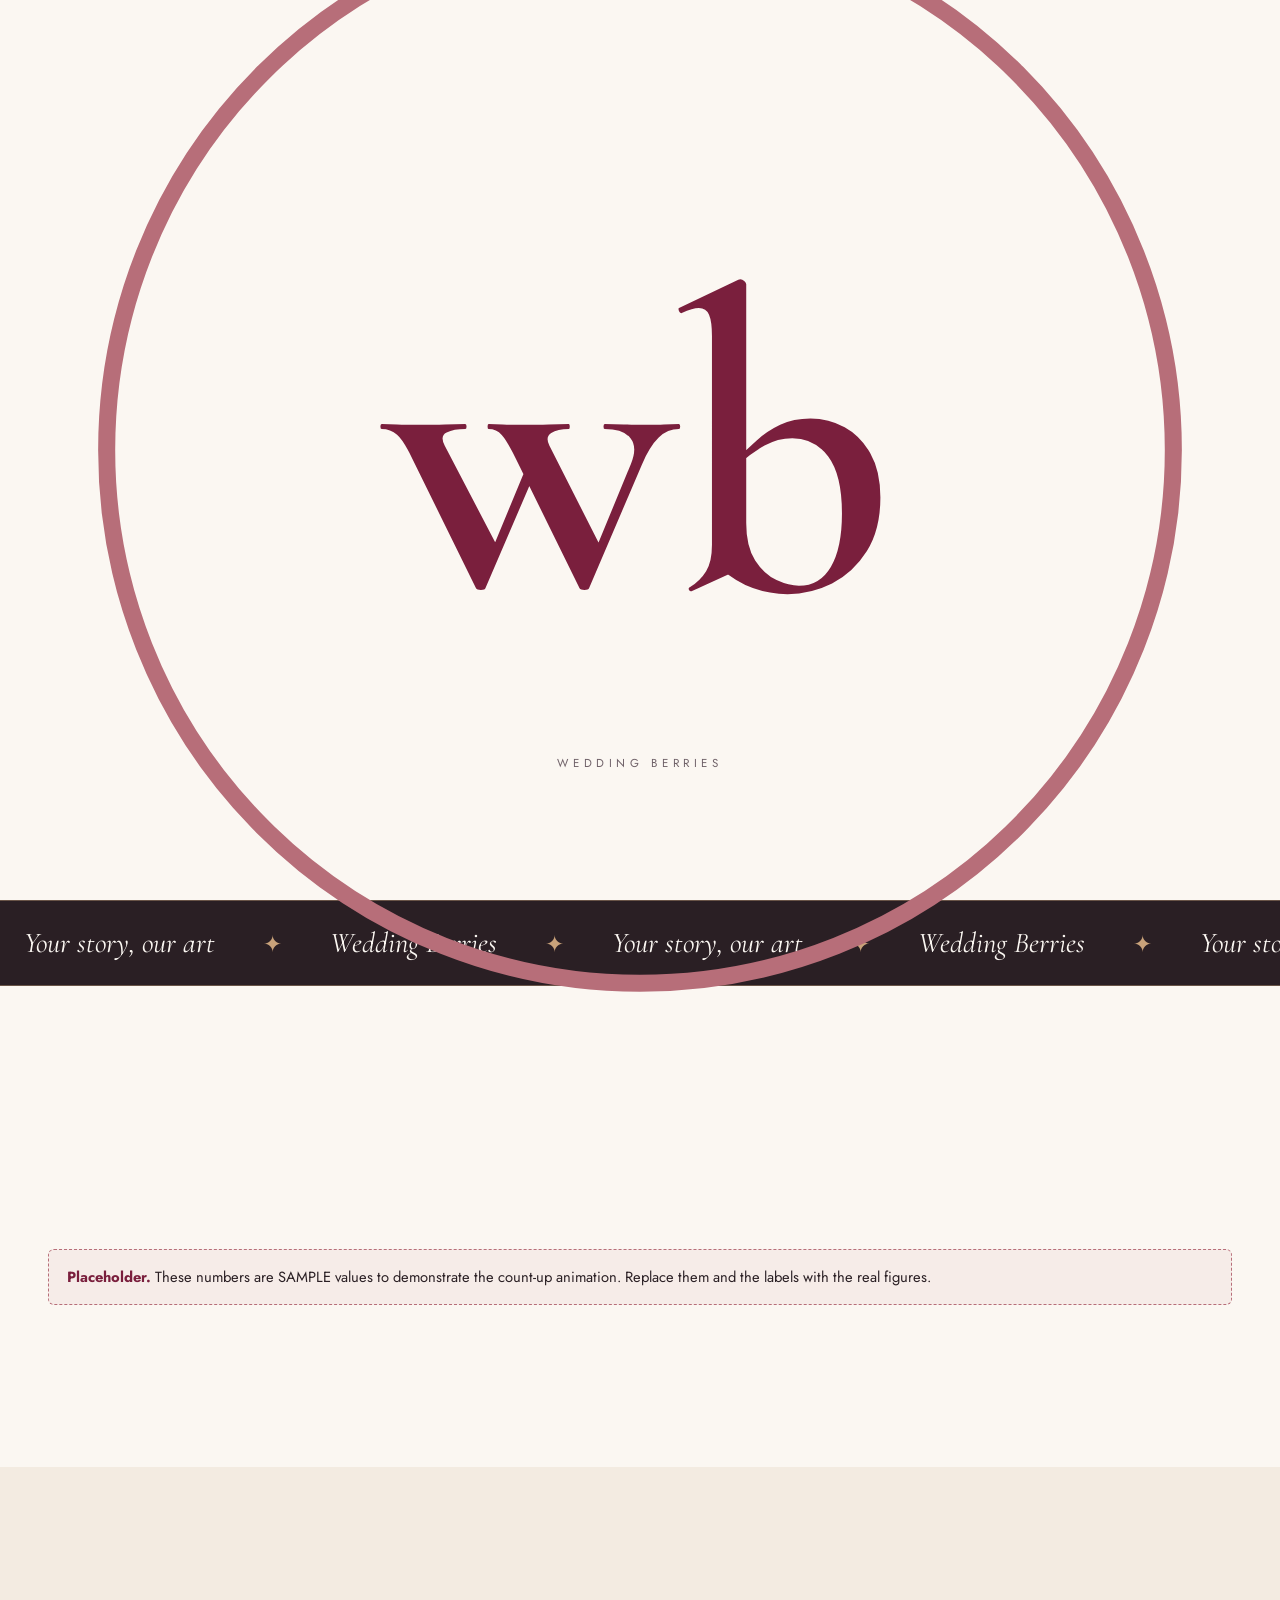
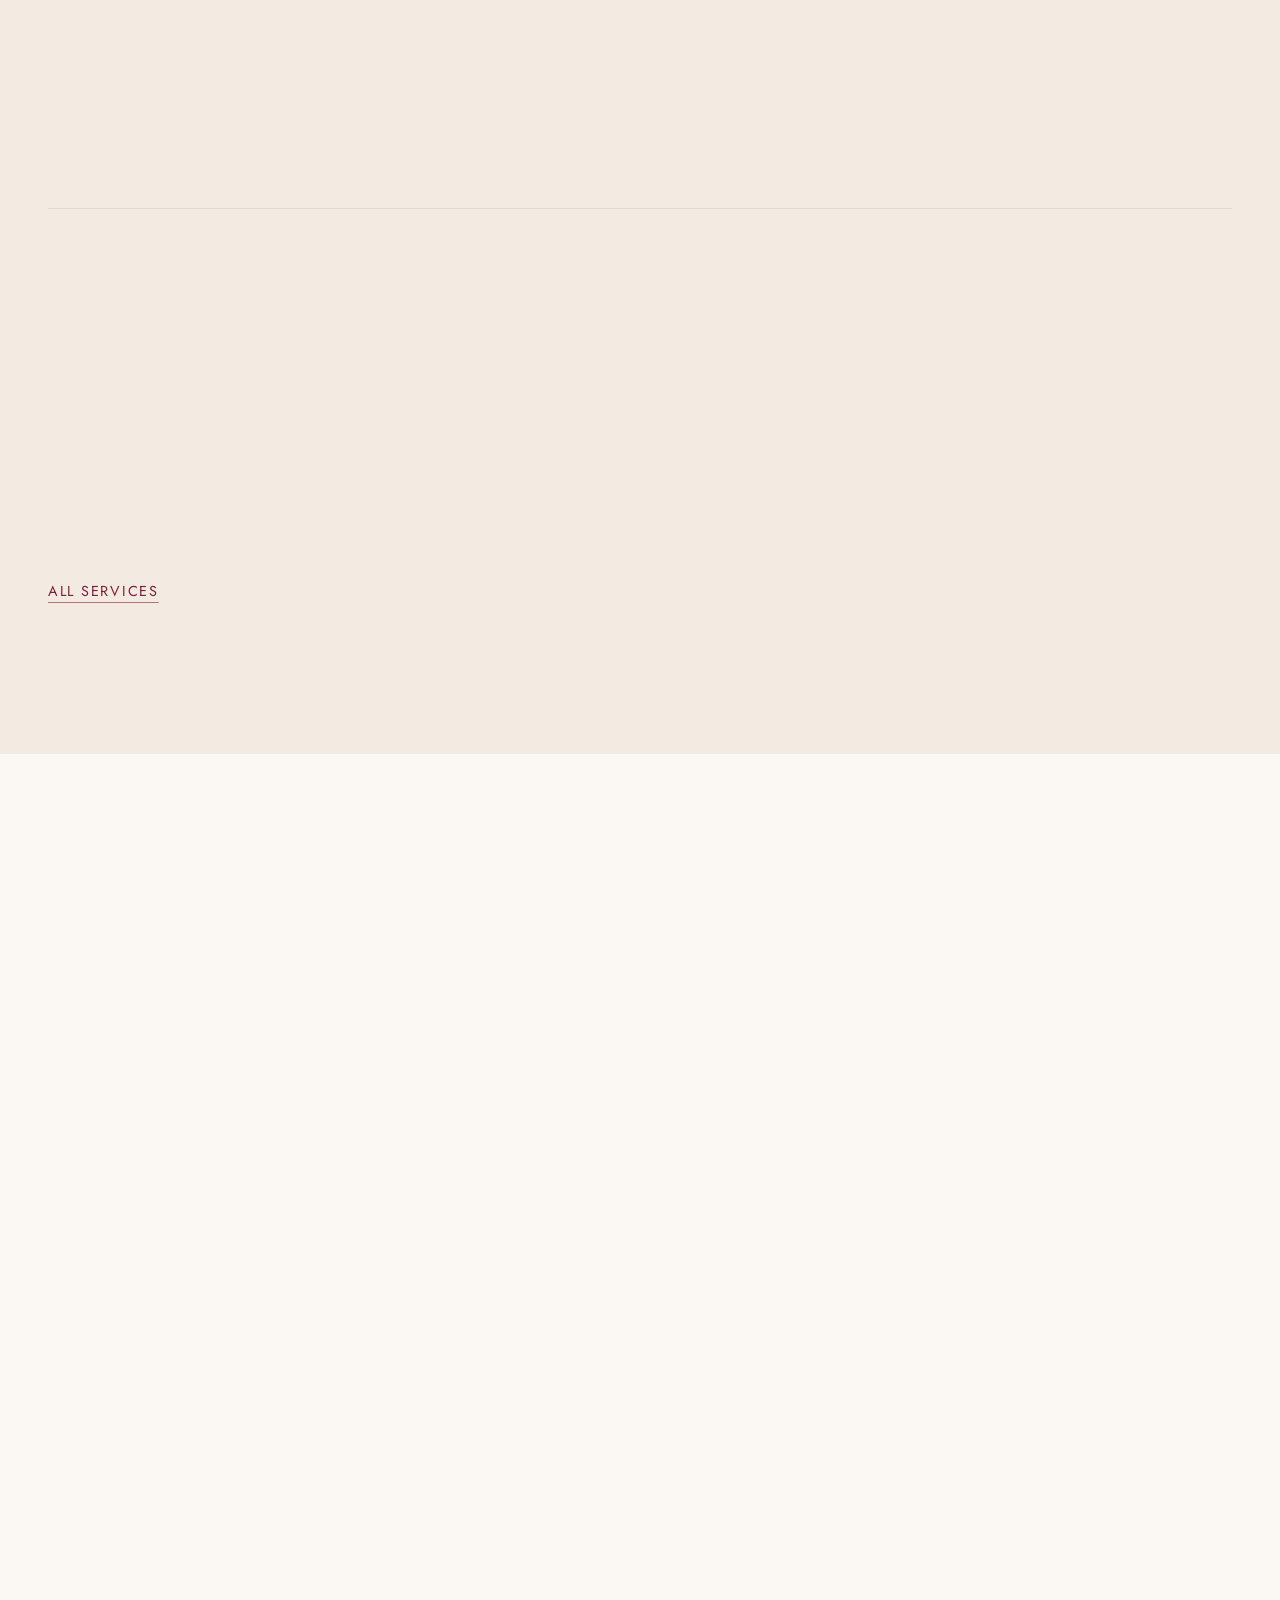
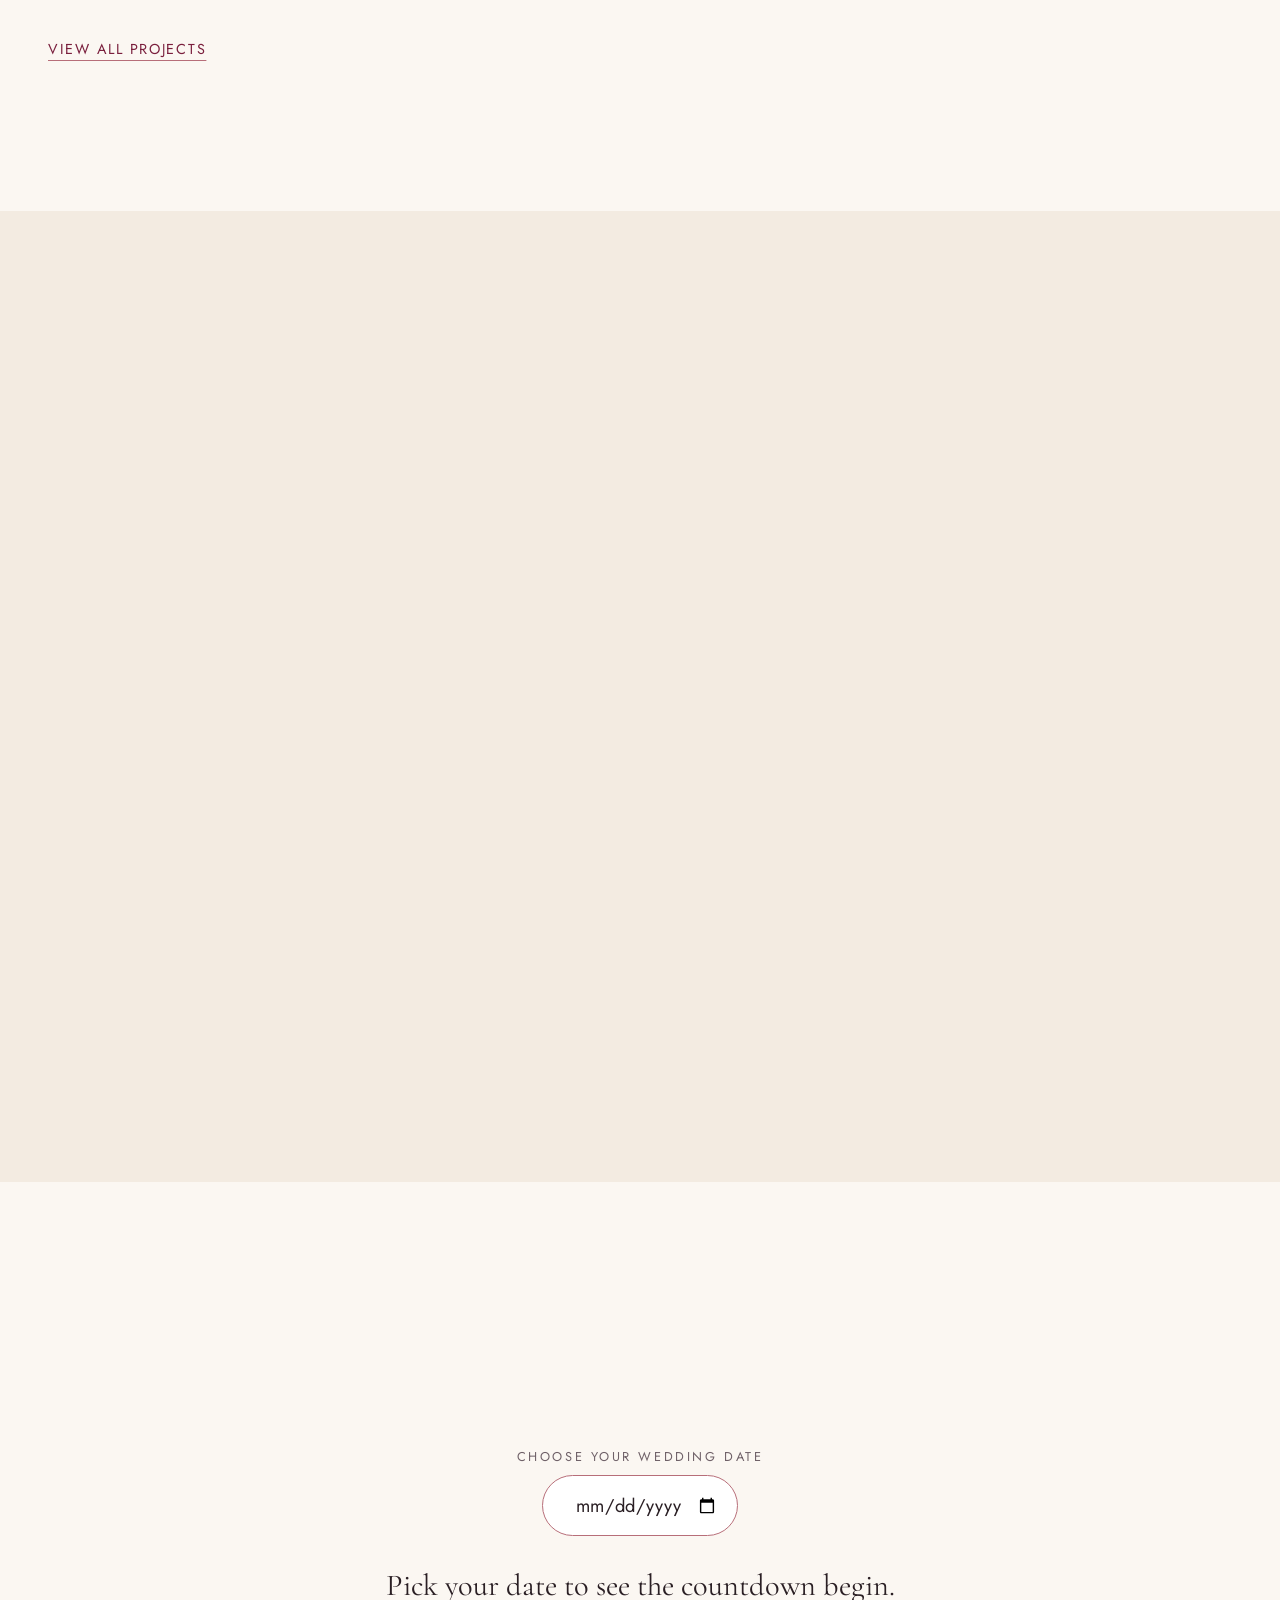
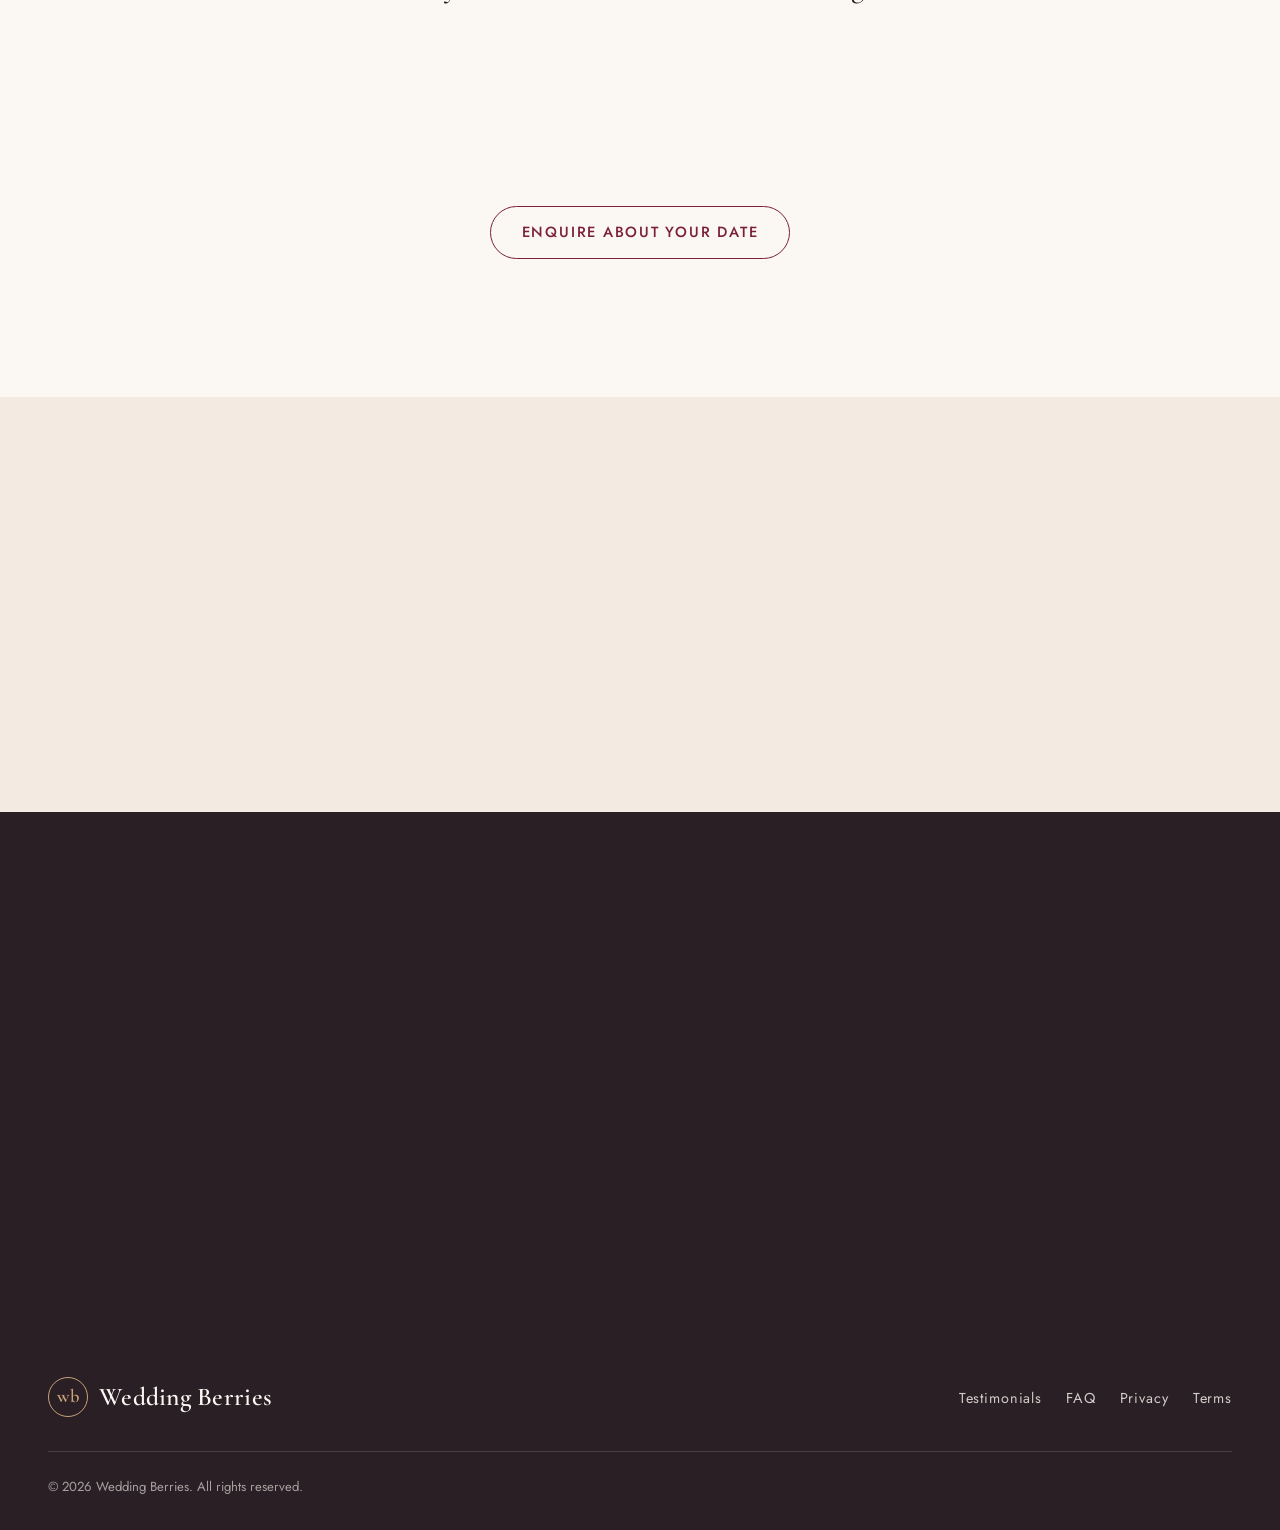
<file: index.html>
<!DOCTYPE html>
<html lang="en" data-preload>
<head>
<meta charset="utf-8">
<meta name="viewport" content="width=device-width, initial-scale=1">
<title>Wedding Berries</title>
<meta name="description" content="Wedding Berries creates unforgettable wedding experiences. Your story, our art.">
<link rel="canonical" href="https://weddingberriesbd.com/">
<meta property="og:type" content="website">
<meta property="og:site_name" content="Wedding Berries">
<meta property="og:title" content="Wedding Berries">
<meta property="og:description" content="Wedding Berries creates unforgettable wedding experiences. Your story, our art.">
<meta property="og:url" content="https://weddingberriesbd.com/">
<meta name="theme-color" content="#FBF7F2">
<script>(function(){var r=document.documentElement,m=false;try{m=matchMedia("(prefers-reduced-motion: reduce)").matches}catch(e){}if(!m){r.classList.add("js-anim");if(r.hasAttribute("data-preload")){try{if(!sessionStorage.getItem("wb_seen")){r.classList.add("wb-preload");sessionStorage.setItem("wb_seen","1")}}catch(e){}}}setTimeout(function(){if(!window.WB||!window.WB.engineOn){r.classList.remove("js-anim","wb-preload")}},4500)})();</script>
<link rel="preconnect" href="https://fonts.googleapis.com">
<link rel="preconnect" href="https://fonts.gstatic.com" crossorigin>
<link rel="stylesheet" href="https://fonts.googleapis.com/css2?family=Cormorant+Garamond:ital,wght@0,500;0,600;1,500&family=Jost:wght@400;500&display=swap">
<link rel="stylesheet" href="assets/css/tokens.css">
<link rel="stylesheet" href="assets/css/base.css">
<link rel="stylesheet" href="assets/css/components.css">
<link rel="stylesheet" href="assets/css/animations.css">
<link rel="stylesheet" href="assets/css/features.css">
</head>
<body>
<div class="preloader" aria-hidden="true">
  <svg class="preloader__mark" viewBox="0 0 120 120"><circle class="preloader__ring" cx="60" cy="60" r="50"/><text class="preloader__text" x="60" y="73" text-anchor="middle">wb</text></svg>
  <span class="preloader__name">Wedding Berries</span>
</div>
<a class="skip-link" href="#main">Skip to content</a>
<header class="site-header">
  <div class="container site-header__inner">
    <a class="brand" href="index.html" aria-label="Wedding Berries, home">
      <span class="brand__mark" aria-hidden="true">wb</span>
      <span class="brand__name">Wedding Berries</span>
    </a>
    <button class="nav-toggle" type="button" data-nav-toggle aria-expanded="false" aria-controls="site-nav" aria-label="Open menu"><span class="nav-toggle__bars"></span></button>
    <nav class="nav" id="site-nav" data-nav aria-label="Main">
      <ul class="nav__list"><li><a class="nav__link" href="about.html">About</a></li><li><a class="nav__link" href="services.html">Services</a></li><li><a class="nav__link" href="portfolio.html">Portfolio</a></li><li><a class="nav__link" href="team.html">Team</a></li><li><a class="btn btn--sm" href="contact.html" data-magnetic>Enquire</a></li></ul>
    </nav>
  </div>
</header>
<main id="main">
<section class="hero" data-petals>
  <div class="hero__glow hero__glow--a"></div><div class="hero__glow hero__glow--b"></div>
  <div class="hero__overlay"></div>
  <div class="container"><div class="hero__inner" data-hero-scroll>
    <span class="eyebrow" data-anim="fade-up" data-delay="0.1">Your story, our art</span>
    <h1 data-anim="words" data-delay="0.2">Every Love Story Deserves a Beautiful Beginning</h1>
    <p class="lead" data-anim="fade-up" data-delay="0.9">Creating unforgettable wedding experiences.</p>
    <div class="btn-row" data-anim="fade-up" data-delay="1.1"><a class="btn" href="portfolio.html" data-magnetic>Explore our work</a><a class="btn btn--ghost" href="contact.html" data-magnetic>Enquire</a></div>
  </div></div>
  <span class="hero__scroll" aria-hidden="true">Scroll</span>
</section>
<div class="marquee" aria-hidden="true"><div class="marquee__track">
  <span class="marquee__item">Your story, our art</span><span class="marquee__item">Wedding Berries</span><span class="marquee__item">Your story, our art</span><span class="marquee__item">Wedding Berries</span><span class="marquee__item">Your story, our art</span><span class="marquee__item">Wedding Berries</span><span class="marquee__item">Your story, our art</span><span class="marquee__item">Wedding Berries</span><span class="marquee__item">Your story, our art</span><span class="marquee__item">Wedding Berries</span><span class="marquee__item">Your story, our art</span><span class="marquee__item">Wedding Berries</span>
</div></div>
<section class="section"><div class="container">
  <div class="stats" data-stagger="0.12">
    <div><div class="stat__value" data-count="250" data-suffix="+">250+</div><div class="stat__label">[Stat label]</div></div>
    <div><div class="stat__value" data-count="12">12</div><div class="stat__label">[Stat label]</div></div>
    <div><div class="stat__value" data-count="1200" data-suffix="+">1,200+</div><div class="stat__label">[Stat label]</div></div>
    <div><div class="stat__value" data-count="8" data-suffix=" yrs">8 yrs</div><div class="stat__label">[Stat label]</div></div>
  </div>
  <p class="placeholder-note"><strong>Placeholder.</strong> These numbers are SAMPLE values to demonstrate the count-up animation. Replace them and the labels with the real figures.</p>
</div></section>
<section class="section section--alt"><div class="container">
  <div class="section-head"><span class="eyebrow" data-anim="fade-up">What we do</span><h2 data-anim="words">[Services headline]</h2><p class="lead" data-anim="fade-up" data-delay="0.25">[One sentence introducing the services.]</p></div>
  <ol class="numbered" data-stagger="0.12"><li class="numbered__item"><span class="numbered__num">01</span><h3 class="numbered__title">[Service one]</h3><p>[Short description of this service.]</p></li><li class="numbered__item"><span class="numbered__num">02</span><h3 class="numbered__title">[Service two]</h3><p>[Short description of this service.]</p></li><li class="numbered__item"><span class="numbered__num">03</span><h3 class="numbered__title">[Service three]</h3><p>[Short description of this service.]</p></li></ol>
  <div class="btn-row"><a class="text-link" href="services.html">All services</a></div>
</div></section>
<section class="section"><div class="container">
  <div class="section-head"><span class="eyebrow" data-anim="fade-up">Selected work</span><h2 data-anim="words">[Portfolio headline]</h2></div>
  <div class="grid grid--3" data-stagger="0.15"><a class="card" href="portfolio-details.html" data-cursor="View"><div class="card__media" data-tilt><img src="assets/images/placeholder-01.svg" alt="Placeholder wedding photograph" width="800" height="1000" loading="lazy"></div>
<div class="card__meta"><span class="card__kicker">[Venue or city]</span><h3 class="card__title">[Couple names]</h3></div></a><a class="card" href="portfolio-details.html" data-cursor="View"><div class="card__media" data-tilt><img src="assets/images/placeholder-04.svg" alt="Placeholder wedding photograph" width="800" height="1000" loading="lazy"></div>
<div class="card__meta"><span class="card__kicker">[Venue or city]</span><h3 class="card__title">[Couple names]</h3></div></a><a class="card" href="portfolio-details.html" data-cursor="View"><div class="card__media" data-tilt><img src="assets/images/placeholder-06.svg" alt="Placeholder wedding photograph" width="800" height="1000" loading="lazy"></div>
<div class="card__meta"><span class="card__kicker">[Venue or city]</span><h3 class="card__title">[Couple names]</h3></div></a></div>
  <div class="btn-row"><a class="text-link" href="portfolio.html">View all projects</a></div>
</div></section>
<section class="section section--alt"><div class="container">
  <div class="split">
    <div class="split__media" data-anim="clip-up" role="img" aria-label="Image placeholder"><div class="parallax-wrap" data-parallax="0.07"><img src="assets/images/placeholder-05.svg" alt="Placeholder wedding photograph" width="1200" height="800" loading="lazy"></div></div>
    <div class="stack"><span class="eyebrow" data-anim="fade-up">About us</span><h2 data-anim="words">[About headline]</h2><p class="lead" data-anim="fade-up" data-delay="0.25">[Two or three sentences about Wedding Berries.]</p><a class="text-link" href="about.html" data-anim="fade-up" data-delay="0.4">Our story</a></div>
  </div>
</div></section>
<section class="section countdown" data-countdown><div class="container container--narrow">
  <span class="eyebrow" data-anim="fade-up">Your big day</span>
  <h2 data-anim="words">How many days until “I do”?</h2>
  <label class="countdown__label" for="wb-date">Choose your wedding date</label>
  <input class="countdown__input" id="wb-date" type="date">
  <p class="countdown__sentence" aria-live="polite"></p>
  <div class="countdown__grid" aria-hidden="true">
    <div class="countdown__cell"><span class="countdown__num" data-cd="d">0</span><span class="countdown__unit">Days</span></div>
    <div class="countdown__cell"><span class="countdown__num" data-cd="h">00</span><span class="countdown__unit">Hours</span></div>
    <div class="countdown__cell"><span class="countdown__num" data-cd="m">00</span><span class="countdown__unit">Minutes</span></div>
    <div class="countdown__cell"><span class="countdown__num" data-cd="s">00</span><span class="countdown__unit">Seconds</span></div>
  </div>
  <div class="btn-row" style="justify-content:center"><a class="btn btn--ghost" href="contact.html" data-magnetic>Enquire about your date</a></div>
</div></section>
<section class="section section--alt"><div class="container container--narrow" style="text-align:center">
  <span class="eyebrow" data-anim="fade-up">Kind words</span>
  <p class="quote" data-anim="fade-up" data-delay="0.15">&ldquo;[Client testimonial goes here.]&rdquo;</p>
  <p class="quote-by" data-anim="fade-up" data-delay="0.3">[Couple names]</p>
</div></section>
<section class="section section--dark cta" data-petals><div class="container container--narrow">
  <span class="eyebrow" data-anim="fade-up">Begin here</span>
  <h2 data-anim="words">Let’s plan your day</h2>
  <p class="lead" data-anim="fade-up" data-delay="0.25">[Short invitation to get in touch.]</p>
  <div class="btn-row" data-anim="fade-up" data-delay="0.4"><a class="btn" href="contact.html" data-magnetic data-burst>Enquire now</a><a class="btn btn--ghost" href="portfolio.html" data-magnetic>View our work</a></div>
</div></section>
</main>
<footer class="site-footer">
  <div class="container">
    <div class="site-footer__row">
      <a class="brand" href="index.html"><span class="brand__mark" aria-hidden="true">wb</span><span class="brand__name">Wedding Berries</span></a>
      <ul class="site-footer__links"><li><a href="testimonials.html">Testimonials</a></li><li><a href="faq.html">FAQ</a></li><li><a href="privacy-policy.html">Privacy</a></li><li><a href="terms.html">Terms</a></li></ul>
    </div>
    <p class="site-footer__copy">&copy; <span data-year>2026</span> Wedding Berries. All rights reserved.</p>
  </div>
</footer>
<script src="config/site-config.js" defer></script>
<script src="assets/js/animations/core.js" defer></script>
<script src="assets/js/core/main.js" defer></script>
<script src="assets/js/animations/engine.js" defer></script>
<script src="assets/js/animations/petals.js" defer></script>
<script src="assets/js/animations/preloader.js" defer></script>
<script src="assets/js/animations/interactions.js" defer></script>
<script src="assets/js/features/countdown.js" defer></script>
</body>
</html>
</file>
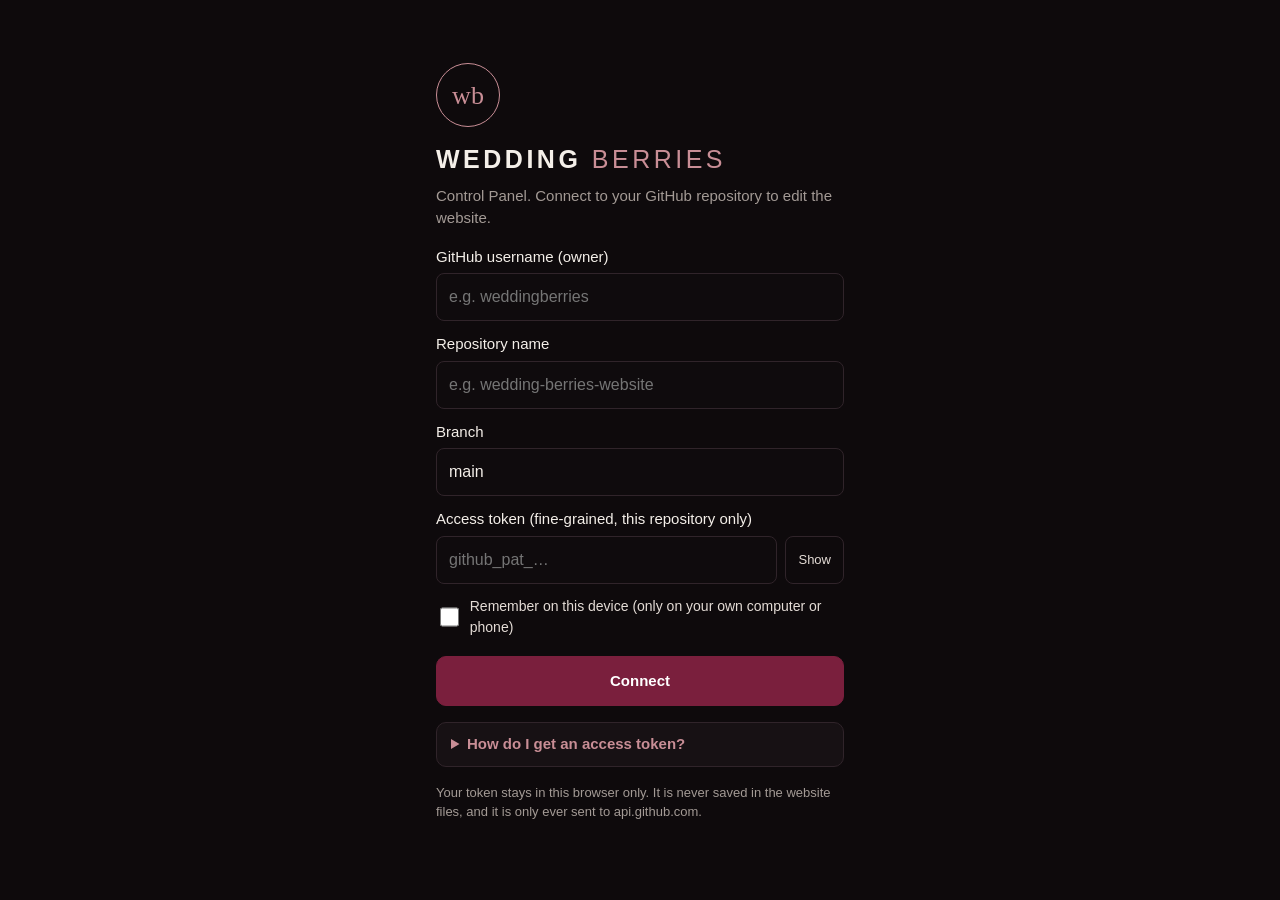
<file: admin/index.html>
<!doctype html>
<html lang="en">
<head>
<meta charset="utf-8">
<meta name="viewport" content="width=device-width, initial-scale=1">
<meta name="robots" content="noindex,nofollow">
<meta http-equiv="Content-Security-Policy" content="default-src 'none'; script-src 'self'; style-src 'self' 'unsafe-inline' https://fonts.googleapis.com; font-src https://fonts.gstatic.com data: blob:; img-src 'self' data: blob:; connect-src https://api.github.com; frame-src 'self'; form-action 'none'; base-uri 'none'">
<meta name="referrer" content="no-referrer">
<title>Wedding Berries Control Panel</title>
<link rel="icon" href="data:image/svg+xml,%3Csvg xmlns='http://www.w3.org/2000/svg' viewBox='0 0 64 64'%3E%3Ccircle cx='32' cy='32' r='29' fill='none' stroke='%23C98E96' stroke-width='3'/%3E%3Ctext x='32' y='41' font-size='26' text-anchor='middle' fill='%23C98E96' font-family='Georgia,serif'%3Ewb%3C/text%3E%3C/svg%3E">
<link rel="stylesheet" href="panel.css">
</head>
<body>
<div id="app"><noscript><p style="padding:24px;color:#fff">This control panel needs JavaScript.</p></noscript></div>
<script src="fonts.js"></script>
<script src="schema.js"></script>
<script src="panel.js"></script>
</body>
</html>
</file>
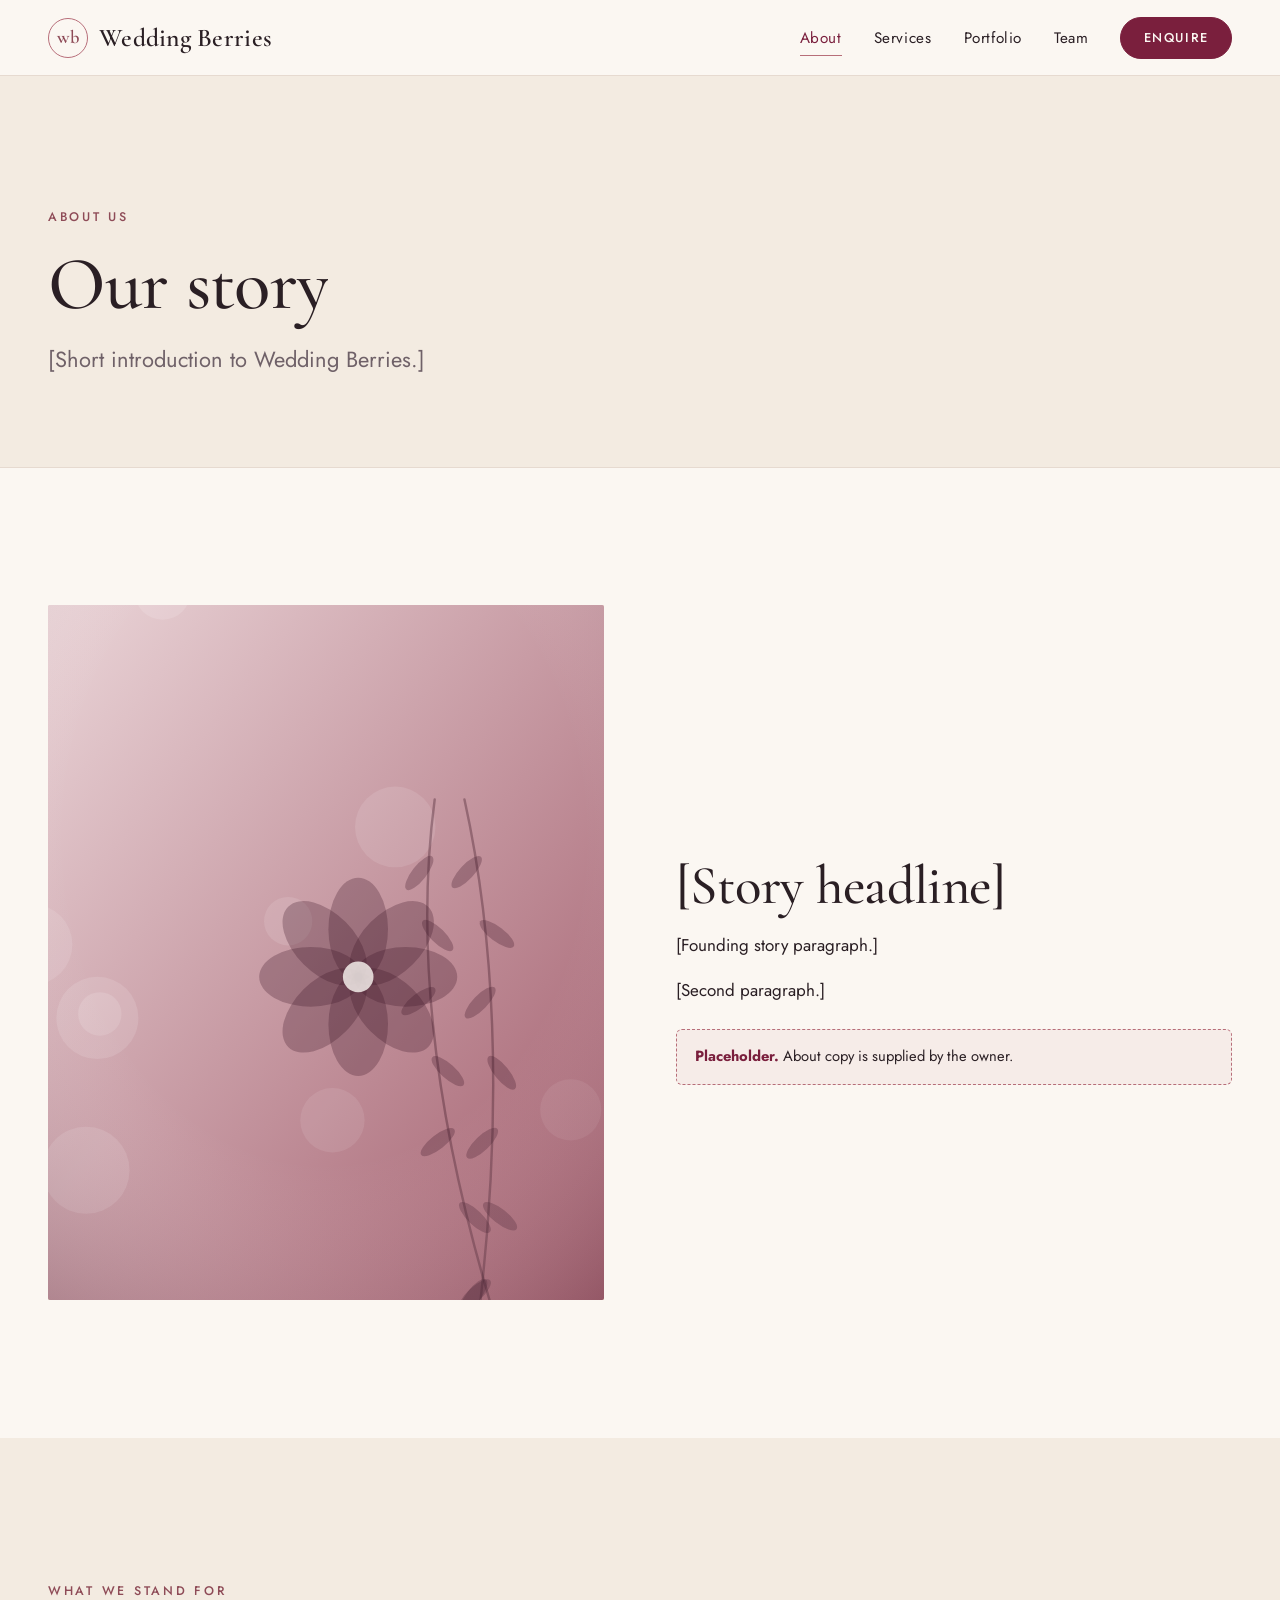
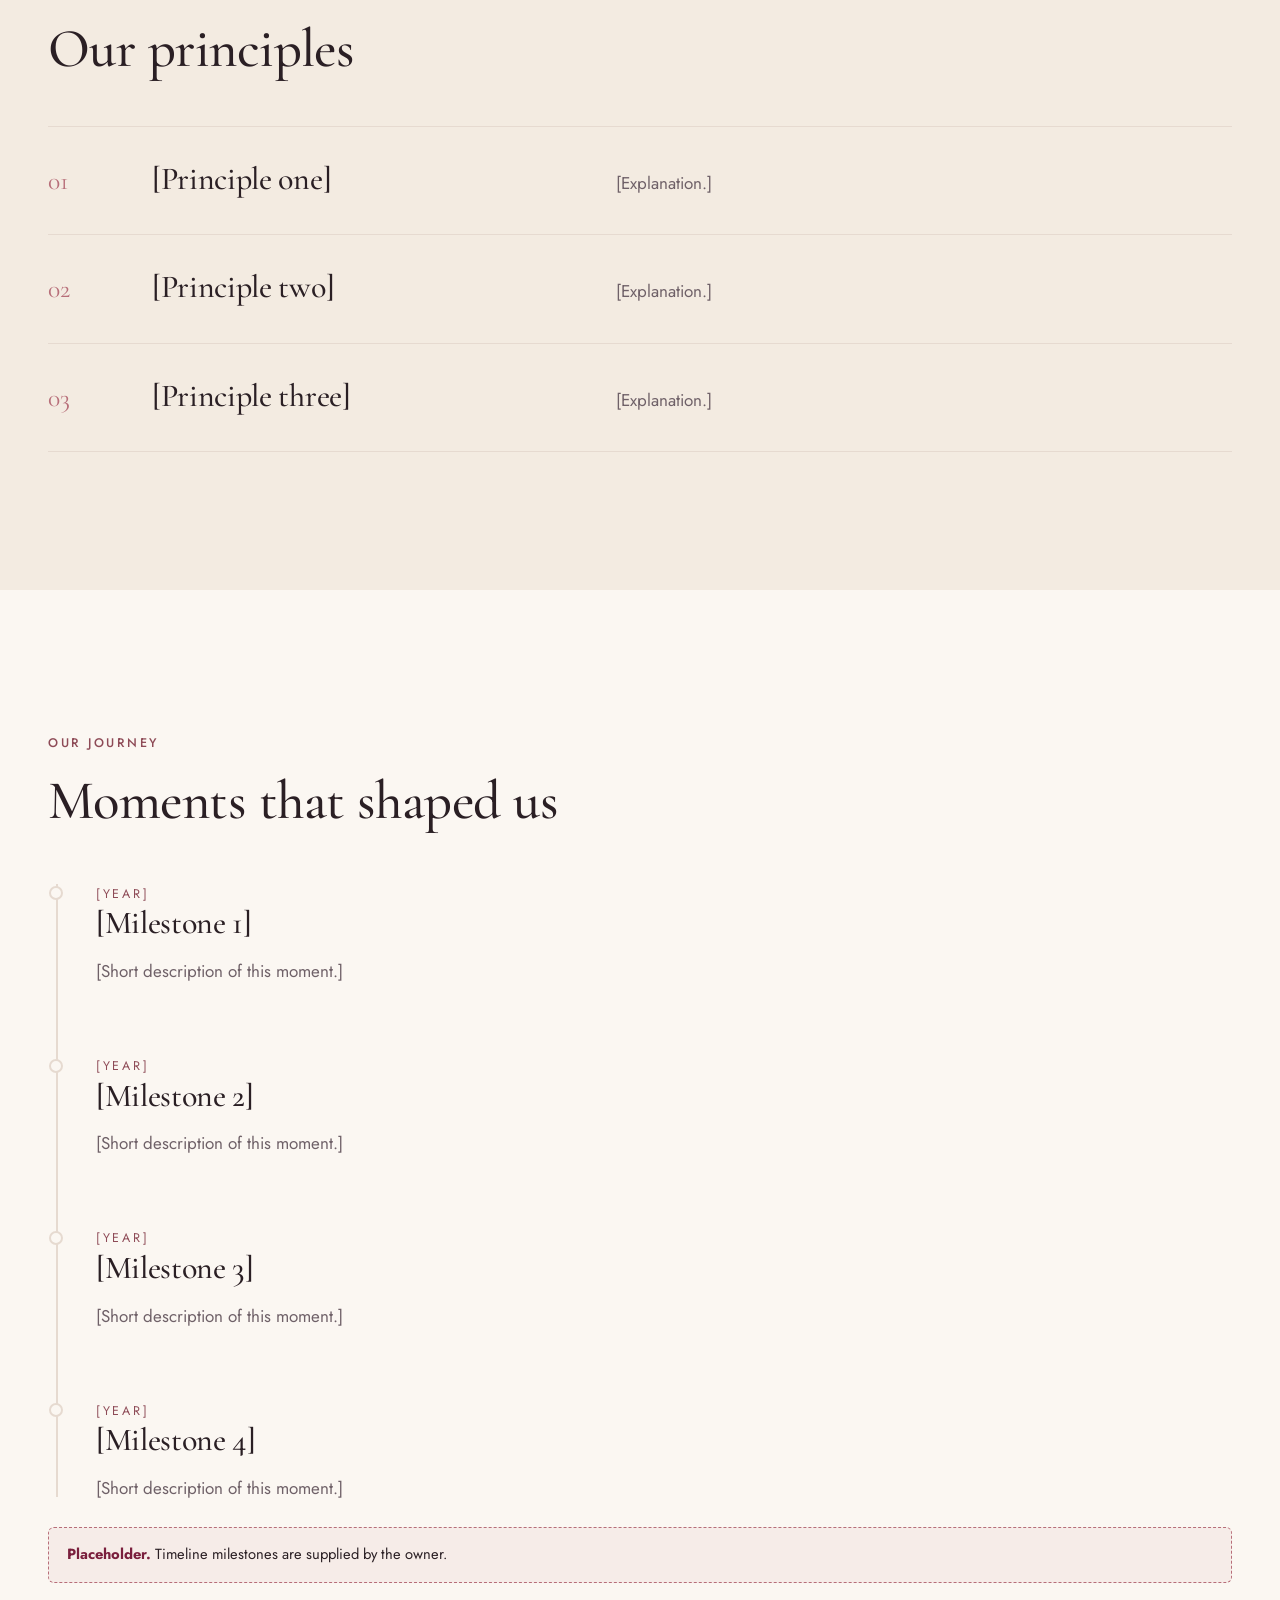
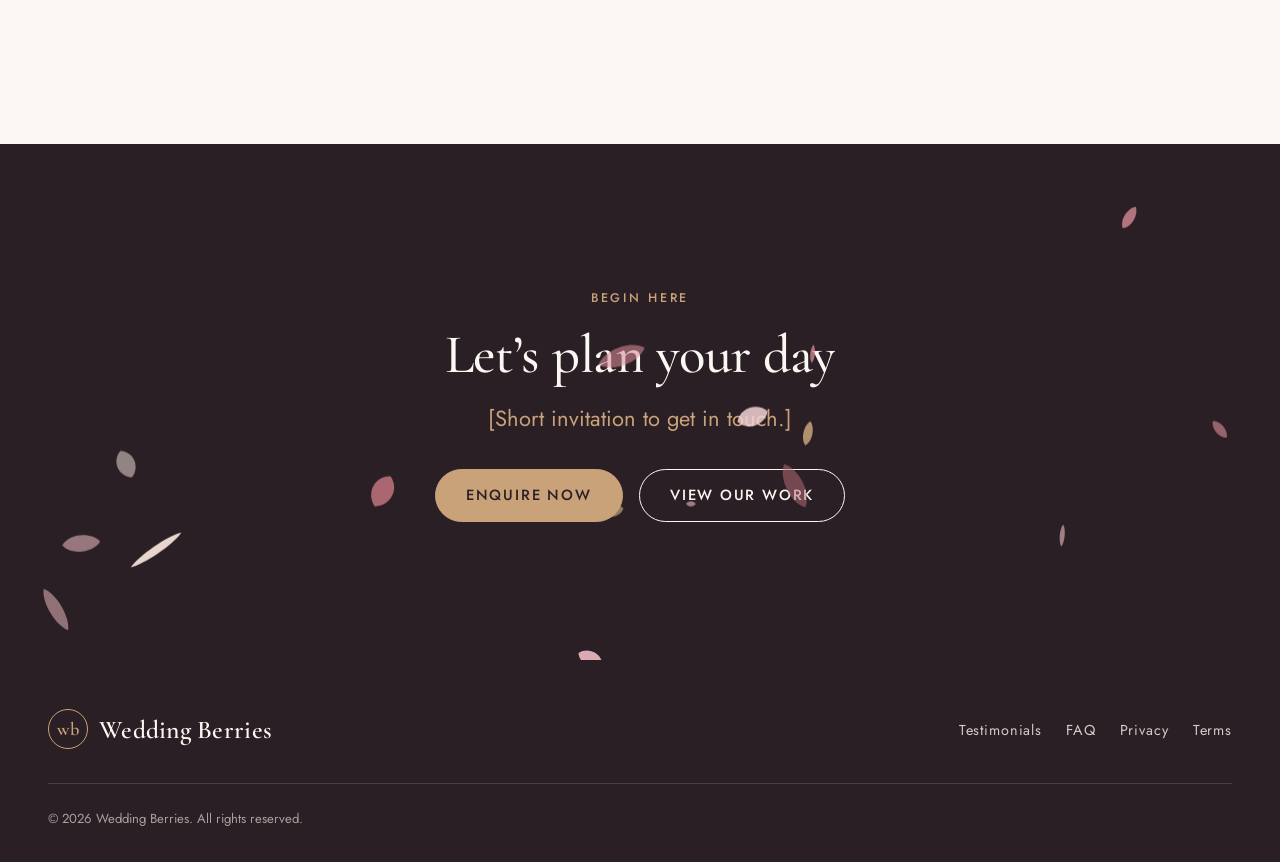
<file: about.html>
<!DOCTYPE html>
<html lang="en">
<head>
<meta charset="utf-8">
<meta name="viewport" content="width=device-width, initial-scale=1">
<title>About | Wedding Berries</title>
<meta name="description" content="The story and principles behind Wedding Berries.">
<link rel="canonical" href="https://weddingberriesbd.com/about.html">
<meta property="og:type" content="website">
<meta property="og:site_name" content="Wedding Berries">
<meta property="og:title" content="About | Wedding Berries">
<meta property="og:description" content="The story and principles behind Wedding Berries.">
<meta property="og:url" content="https://weddingberriesbd.com/about.html">
<meta name="theme-color" content="#FBF7F2">
<script>(function(){var r=document.documentElement,m=false;try{m=matchMedia("(prefers-reduced-motion: reduce)").matches}catch(e){}if(!m){r.classList.add("js-anim");if(r.hasAttribute("data-preload")){try{if(!sessionStorage.getItem("wb_seen")){r.classList.add("wb-preload");sessionStorage.setItem("wb_seen","1")}}catch(e){}}}setTimeout(function(){if(!window.WB||!window.WB.engineOn){r.classList.remove("js-anim","wb-preload")}},4500)})();</script>
<link rel="preconnect" href="https://fonts.googleapis.com">
<link rel="preconnect" href="https://fonts.gstatic.com" crossorigin>
<link rel="stylesheet" href="https://fonts.googleapis.com/css2?family=Cormorant+Garamond:ital,wght@0,500;0,600;1,500&family=Jost:wght@400;500&display=swap">
<link rel="stylesheet" href="assets/css/tokens.css">
<link rel="stylesheet" href="assets/css/base.css">
<link rel="stylesheet" href="assets/css/components.css">
<link rel="stylesheet" href="assets/css/animations.css">
<link rel="stylesheet" href="assets/css/features.css">
</head>
<body>

<a class="skip-link" href="#main">Skip to content</a>
<header class="site-header">
  <div class="container site-header__inner">
    <a class="brand" href="index.html" aria-label="Wedding Berries, home">
      <span class="brand__mark" aria-hidden="true">wb</span>
      <span class="brand__name">Wedding Berries</span>
    </a>
    <button class="nav-toggle" type="button" data-nav-toggle aria-expanded="false" aria-controls="site-nav" aria-label="Open menu"><span class="nav-toggle__bars"></span></button>
    <nav class="nav" id="site-nav" data-nav aria-label="Main">
      <ul class="nav__list"><li><a class="nav__link" href="about.html" aria-current="page">About</a></li><li><a class="nav__link" href="services.html">Services</a></li><li><a class="nav__link" href="portfolio.html">Portfolio</a></li><li><a class="nav__link" href="team.html">Team</a></li><li><a class="btn btn--sm" href="contact.html" data-magnetic>Enquire</a></li></ul>
    </nav>
  </div>
</header>
<main id="main">
<section class="page-hero"><div class="container">
  <span class="eyebrow" data-anim="fade-up">About us</span>
  <h1 data-anim="words" data-delay="0.1">Our story</h1>
  <p class="lead" data-anim="fade-up" data-delay="0.55">[Short introduction to Wedding Berries.]</p>
</div></section>
<section class="section"><div class="container"><div class="split">
  <div class="split__media" data-anim="clip-up" role="img" aria-label="Image placeholder"><div class="parallax-wrap" data-parallax="0.07"><img src="assets/images/placeholder-06.svg" alt="Placeholder wedding photograph" width="800" height="1000" loading="lazy"></div></div>
  <div class="stack"><span class="eyebrow" data-anim="fade-up">Who we are</span><h2 data-anim="words">[Story headline]</h2><p data-anim="fade-up" data-delay="0.2">[Founding story paragraph.]</p><p data-anim="fade-up" data-delay="0.3">[Second paragraph.]</p><p class="placeholder-note"><strong>Placeholder.</strong> About copy is supplied by the owner.</p></div>
</div></div></section>
<section class="section section--alt"><div class="container">
  <div class="section-head"><span class="eyebrow" data-anim="fade-up">What we stand for</span><h2 data-anim="words">Our principles</h2></div>
  <ol class="numbered" data-stagger="0.12"><li class="numbered__item"><span class="numbered__num">01</span><h3 class="numbered__title">[Principle one]</h3><p>[Explanation.]</p></li><li class="numbered__item"><span class="numbered__num">02</span><h3 class="numbered__title">[Principle two]</h3><p>[Explanation.]</p></li><li class="numbered__item"><span class="numbered__num">03</span><h3 class="numbered__title">[Principle three]</h3><p>[Explanation.]</p></li></ol>
</div></section>
<section class="section"><div class="container">
  <div class="section-head"><span class="eyebrow" data-anim="fade-up">Our journey</span><h2 data-anim="words">Moments that shaped us</h2></div>
  <div class="timeline" data-timeline><div class="timeline__line" aria-hidden="true"><span></span></div>
  <ol style="list-style:none">
    <li class="timeline__item" data-anim="fade-up"><span class="timeline__year">[Year]</span><h3>[Milestone 1]</h3><p>[Short description of this moment.]</p></li><li class="timeline__item" data-anim="fade-up"><span class="timeline__year">[Year]</span><h3>[Milestone 2]</h3><p>[Short description of this moment.]</p></li><li class="timeline__item" data-anim="fade-up"><span class="timeline__year">[Year]</span><h3>[Milestone 3]</h3><p>[Short description of this moment.]</p></li><li class="timeline__item" data-anim="fade-up"><span class="timeline__year">[Year]</span><h3>[Milestone 4]</h3><p>[Short description of this moment.]</p></li>
  </ol></div>
  <p class="placeholder-note"><strong>Placeholder.</strong> Timeline milestones are supplied by the owner.</p>
</div></section>
<section class="section section--dark cta" data-petals><div class="container container--narrow">
  <span class="eyebrow" data-anim="fade-up">Begin here</span>
  <h2 data-anim="words">Let’s plan your day</h2>
  <p class="lead" data-anim="fade-up" data-delay="0.25">[Short invitation to get in touch.]</p>
  <div class="btn-row" data-anim="fade-up" data-delay="0.4"><a class="btn" href="contact.html" data-magnetic data-burst>Enquire now</a><a class="btn btn--ghost" href="portfolio.html" data-magnetic>View our work</a></div>
</div></section>
</main>
<footer class="site-footer">
  <div class="container">
    <div class="site-footer__row">
      <a class="brand" href="index.html"><span class="brand__mark" aria-hidden="true">wb</span><span class="brand__name">Wedding Berries</span></a>
      <ul class="site-footer__links"><li><a href="testimonials.html">Testimonials</a></li><li><a href="faq.html">FAQ</a></li><li><a href="privacy-policy.html">Privacy</a></li><li><a href="terms.html">Terms</a></li></ul>
    </div>
    <p class="site-footer__copy">&copy; <span data-year>2026</span> Wedding Berries. All rights reserved.</p>
  </div>
</footer>
<script src="config/site-config.js" defer></script>
<script src="assets/js/animations/core.js" defer></script>
<script src="assets/js/core/main.js" defer></script>
<script src="assets/js/animations/engine.js" defer></script>
<script src="assets/js/animations/petals.js" defer></script>
<script src="assets/js/animations/preloader.js" defer></script>
<script src="assets/js/animations/interactions.js" defer></script>
</body>
</html>
</file>
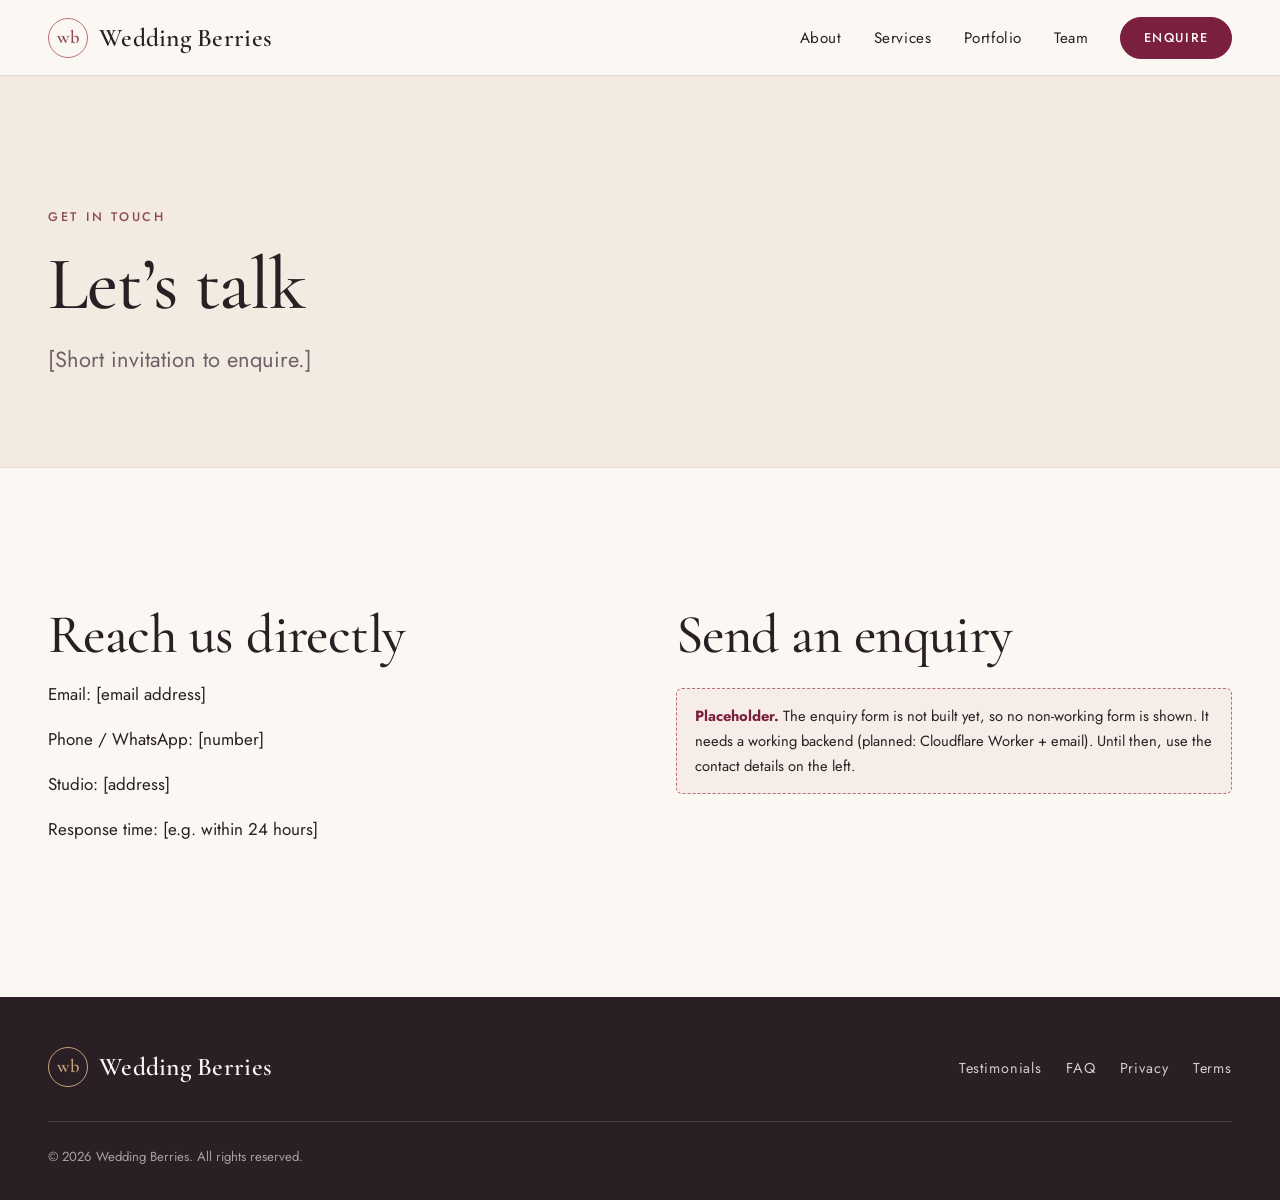
<file: contact.html>
<!DOCTYPE html>
<html lang="en">
<head>
<meta charset="utf-8">
<meta name="viewport" content="width=device-width, initial-scale=1">
<title>Contact | Wedding Berries</title>
<meta name="description" content="Enquire about your wedding with Wedding Berries.">
<link rel="canonical" href="https://weddingberriesbd.com/contact.html">
<meta property="og:type" content="website">
<meta property="og:site_name" content="Wedding Berries">
<meta property="og:title" content="Contact | Wedding Berries">
<meta property="og:description" content="Enquire about your wedding with Wedding Berries.">
<meta property="og:url" content="https://weddingberriesbd.com/contact.html">
<meta name="theme-color" content="#FBF7F2">
<script>(function(){var r=document.documentElement,m=false;try{m=matchMedia("(prefers-reduced-motion: reduce)").matches}catch(e){}if(!m){r.classList.add("js-anim");if(r.hasAttribute("data-preload")){try{if(!sessionStorage.getItem("wb_seen")){r.classList.add("wb-preload");sessionStorage.setItem("wb_seen","1")}}catch(e){}}}setTimeout(function(){if(!window.WB||!window.WB.engineOn){r.classList.remove("js-anim","wb-preload")}},4500)})();</script>
<link rel="preconnect" href="https://fonts.googleapis.com">
<link rel="preconnect" href="https://fonts.gstatic.com" crossorigin>
<link rel="stylesheet" href="https://fonts.googleapis.com/css2?family=Cormorant+Garamond:ital,wght@0,500;0,600;1,500&family=Jost:wght@400;500&display=swap">
<link rel="stylesheet" href="assets/css/tokens.css">
<link rel="stylesheet" href="assets/css/base.css">
<link rel="stylesheet" href="assets/css/components.css">
<link rel="stylesheet" href="assets/css/animations.css">
<link rel="stylesheet" href="assets/css/features.css">
</head>
<body>

<a class="skip-link" href="#main">Skip to content</a>
<header class="site-header">
  <div class="container site-header__inner">
    <a class="brand" href="index.html" aria-label="Wedding Berries, home">
      <span class="brand__mark" aria-hidden="true">wb</span>
      <span class="brand__name">Wedding Berries</span>
    </a>
    <button class="nav-toggle" type="button" data-nav-toggle aria-expanded="false" aria-controls="site-nav" aria-label="Open menu"><span class="nav-toggle__bars"></span></button>
    <nav class="nav" id="site-nav" data-nav aria-label="Main">
      <ul class="nav__list"><li><a class="nav__link" href="about.html">About</a></li><li><a class="nav__link" href="services.html">Services</a></li><li><a class="nav__link" href="portfolio.html">Portfolio</a></li><li><a class="nav__link" href="team.html">Team</a></li><li><a class="btn btn--sm" href="contact.html" aria-current="page" data-magnetic>Enquire</a></li></ul>
    </nav>
  </div>
</header>
<main id="main">
<section class="page-hero"><div class="container">
  <span class="eyebrow" data-anim="fade-up">Get in touch</span>
  <h1 data-anim="words" data-delay="0.1">Let’s talk</h1>
  <p class="lead" data-anim="fade-up" data-delay="0.55">[Short invitation to enquire.]</p>
</div></section>
<section class="section"><div class="container"><div class="split" style="align-items:start">
  <div class="stack" data-anim="fade-up"><h2>Reach us directly</h2><p>Email: [email address]</p><p>Phone / WhatsApp: [number]</p><p>Studio: [address]</p><p>Response time: [e.g. within 24 hours]</p></div>
  <div class="stack" data-anim="fade-up" data-delay="0.15"><h2>Send an enquiry</h2><p class="placeholder-note"><strong>Placeholder.</strong> The enquiry form is not built yet, so no non-working form is shown. It needs a working backend (planned: Cloudflare Worker + email). Until then, use the contact details on the left.</p></div>
</div></div></section>
</main>
<footer class="site-footer">
  <div class="container">
    <div class="site-footer__row">
      <a class="brand" href="index.html"><span class="brand__mark" aria-hidden="true">wb</span><span class="brand__name">Wedding Berries</span></a>
      <ul class="site-footer__links"><li><a href="testimonials.html">Testimonials</a></li><li><a href="faq.html">FAQ</a></li><li><a href="privacy-policy.html">Privacy</a></li><li><a href="terms.html">Terms</a></li></ul>
    </div>
    <p class="site-footer__copy">&copy; <span data-year>2026</span> Wedding Berries. All rights reserved.</p>
  </div>
</footer>
<script src="config/site-config.js" defer></script>
<script src="assets/js/animations/core.js" defer></script>
<script src="assets/js/core/main.js" defer></script>
<script src="assets/js/animations/engine.js" defer></script>
<script src="assets/js/animations/petals.js" defer></script>
<script src="assets/js/animations/preloader.js" defer></script>
<script src="assets/js/animations/interactions.js" defer></script>
</body>
</html>
</file>
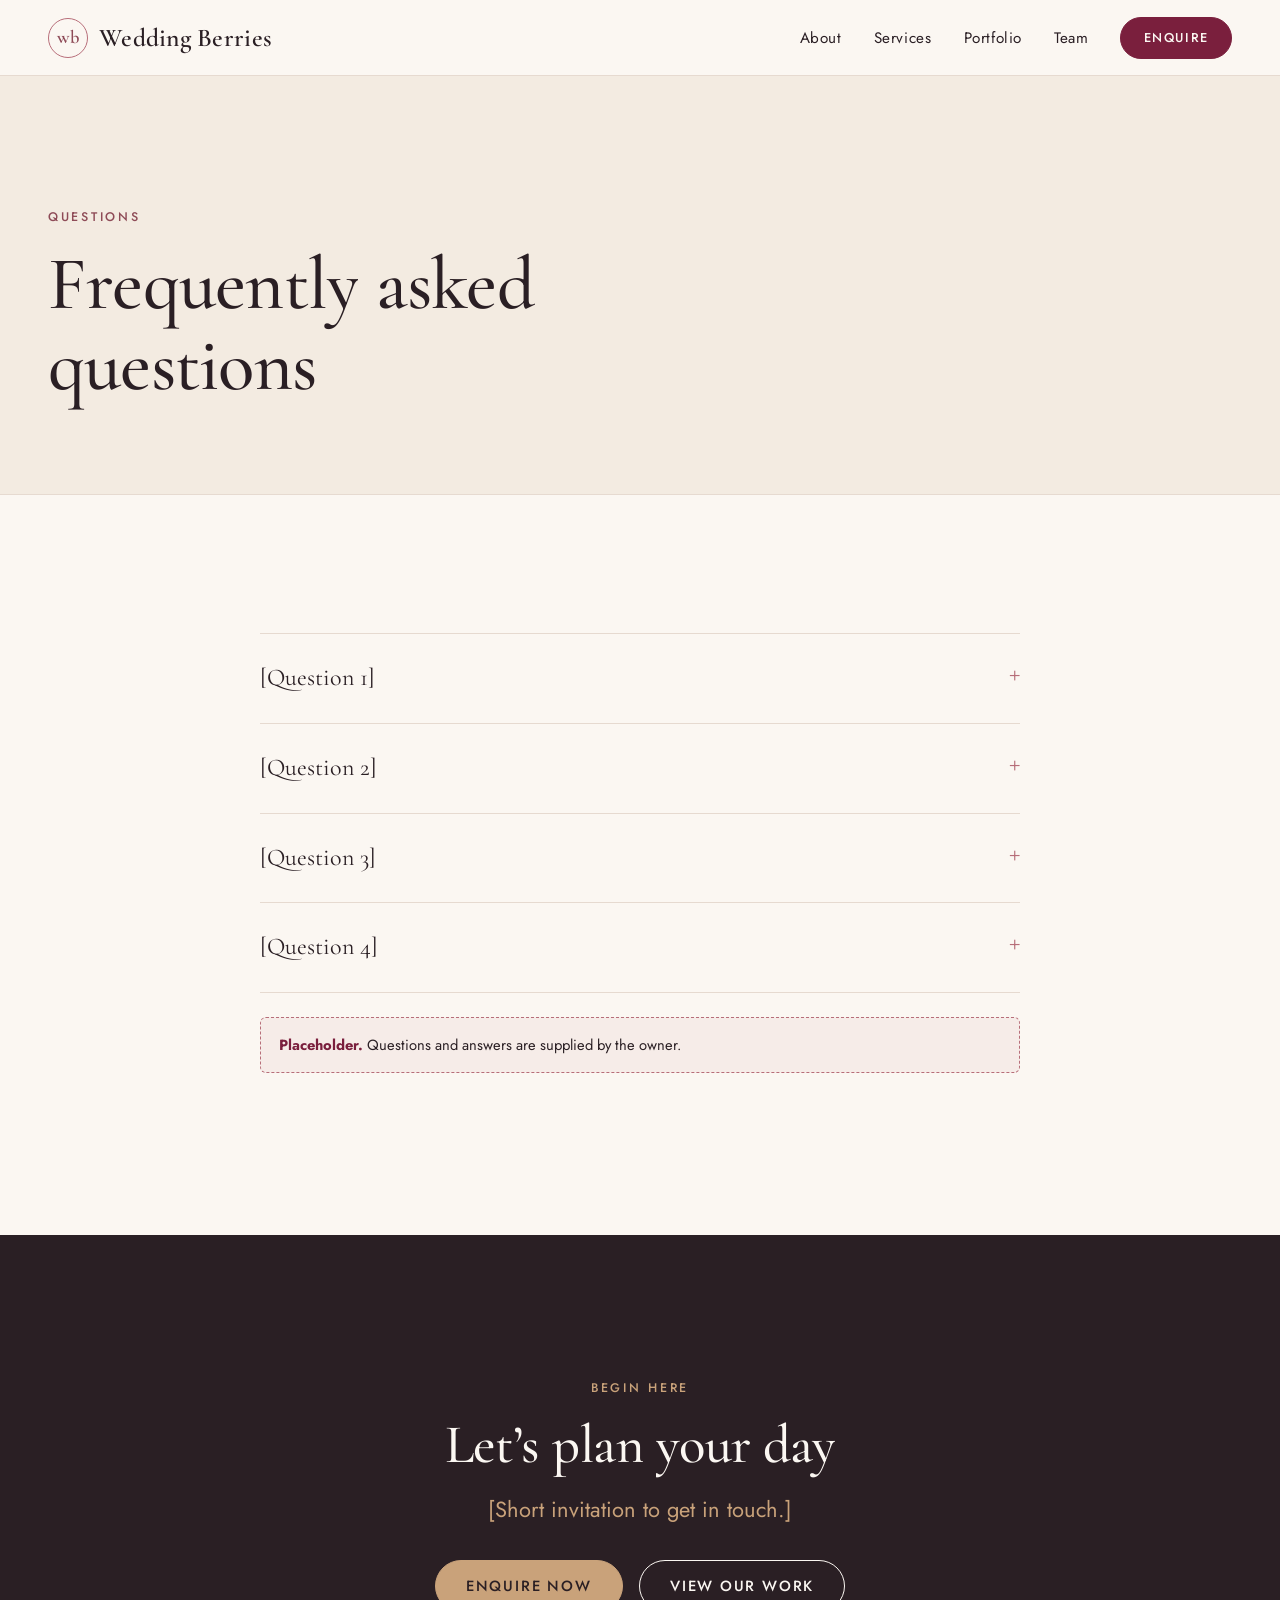
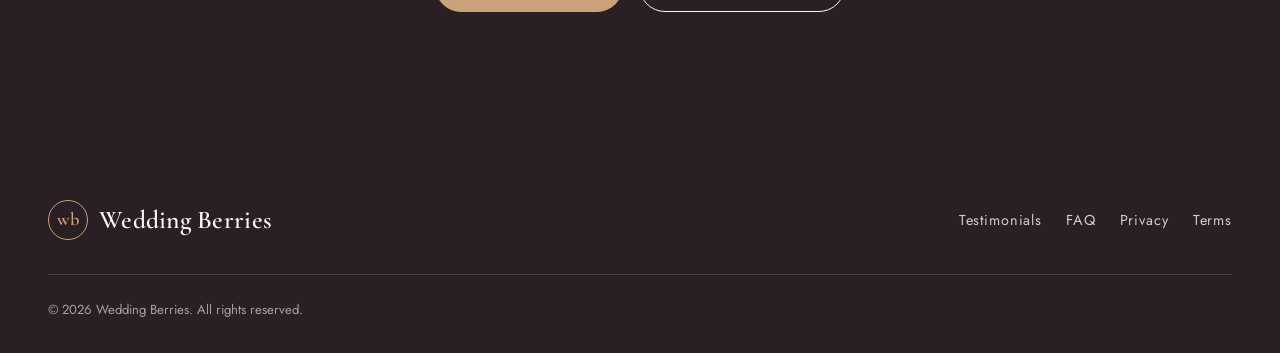
<file: faq.html>
<!DOCTYPE html>
<html lang="en">
<head>
<meta charset="utf-8">
<meta name="viewport" content="width=device-width, initial-scale=1">
<title>FAQ | Wedding Berries</title>
<meta name="description" content="Frequently asked questions about Wedding Berries.">
<link rel="canonical" href="https://weddingberriesbd.com/faq.html">
<meta property="og:type" content="website">
<meta property="og:site_name" content="Wedding Berries">
<meta property="og:title" content="FAQ | Wedding Berries">
<meta property="og:description" content="Frequently asked questions about Wedding Berries.">
<meta property="og:url" content="https://weddingberriesbd.com/faq.html">
<meta name="theme-color" content="#FBF7F2">
<script>(function(){var r=document.documentElement,m=false;try{m=matchMedia("(prefers-reduced-motion: reduce)").matches}catch(e){}if(!m){r.classList.add("js-anim");if(r.hasAttribute("data-preload")){try{if(!sessionStorage.getItem("wb_seen")){r.classList.add("wb-preload");sessionStorage.setItem("wb_seen","1")}}catch(e){}}}setTimeout(function(){if(!window.WB||!window.WB.engineOn){r.classList.remove("js-anim","wb-preload")}},4500)})();</script>
<link rel="preconnect" href="https://fonts.googleapis.com">
<link rel="preconnect" href="https://fonts.gstatic.com" crossorigin>
<link rel="stylesheet" href="https://fonts.googleapis.com/css2?family=Cormorant+Garamond:ital,wght@0,500;0,600;1,500&family=Jost:wght@400;500&display=swap">
<link rel="stylesheet" href="assets/css/tokens.css">
<link rel="stylesheet" href="assets/css/base.css">
<link rel="stylesheet" href="assets/css/components.css">
<link rel="stylesheet" href="assets/css/animations.css">
<link rel="stylesheet" href="assets/css/features.css">
</head>
<body>

<a class="skip-link" href="#main">Skip to content</a>
<header class="site-header">
  <div class="container site-header__inner">
    <a class="brand" href="index.html" aria-label="Wedding Berries, home">
      <span class="brand__mark" aria-hidden="true">wb</span>
      <span class="brand__name">Wedding Berries</span>
    </a>
    <button class="nav-toggle" type="button" data-nav-toggle aria-expanded="false" aria-controls="site-nav" aria-label="Open menu"><span class="nav-toggle__bars"></span></button>
    <nav class="nav" id="site-nav" data-nav aria-label="Main">
      <ul class="nav__list"><li><a class="nav__link" href="about.html">About</a></li><li><a class="nav__link" href="services.html">Services</a></li><li><a class="nav__link" href="portfolio.html">Portfolio</a></li><li><a class="nav__link" href="team.html">Team</a></li><li><a class="btn btn--sm" href="contact.html" data-magnetic>Enquire</a></li></ul>
    </nav>
  </div>
</header>
<main id="main">
<section class="page-hero"><div class="container">
  <span class="eyebrow" data-anim="fade-up">Questions</span>
  <h1 data-anim="words" data-delay="0.1">Frequently asked questions</h1>
  
</div></section>
<section class="section"><div class="container container--narrow">
  <div class="faq" data-stagger="0.08">
    <details><summary>[Question 1]</summary><div><p>[Answer.]</p></div></details><details><summary>[Question 2]</summary><div><p>[Answer.]</p></div></details><details><summary>[Question 3]</summary><div><p>[Answer.]</p></div></details><details><summary>[Question 4]</summary><div><p>[Answer.]</p></div></details>
  </div>
  <p class="placeholder-note"><strong>Placeholder.</strong> Questions and answers are supplied by the owner.</p>
</div></section>
<section class="section section--dark cta" data-petals><div class="container container--narrow">
  <span class="eyebrow" data-anim="fade-up">Begin here</span>
  <h2 data-anim="words">Let’s plan your day</h2>
  <p class="lead" data-anim="fade-up" data-delay="0.25">[Short invitation to get in touch.]</p>
  <div class="btn-row" data-anim="fade-up" data-delay="0.4"><a class="btn" href="contact.html" data-magnetic data-burst>Enquire now</a><a class="btn btn--ghost" href="portfolio.html" data-magnetic>View our work</a></div>
</div></section>
</main>
<footer class="site-footer">
  <div class="container">
    <div class="site-footer__row">
      <a class="brand" href="index.html"><span class="brand__mark" aria-hidden="true">wb</span><span class="brand__name">Wedding Berries</span></a>
      <ul class="site-footer__links"><li><a href="testimonials.html">Testimonials</a></li><li><a href="faq.html">FAQ</a></li><li><a href="privacy-policy.html">Privacy</a></li><li><a href="terms.html">Terms</a></li></ul>
    </div>
    <p class="site-footer__copy">&copy; <span data-year>2026</span> Wedding Berries. All rights reserved.</p>
  </div>
</footer>
<script src="config/site-config.js" defer></script>
<script src="assets/js/animations/core.js" defer></script>
<script src="assets/js/core/main.js" defer></script>
<script src="assets/js/animations/engine.js" defer></script>
<script src="assets/js/animations/petals.js" defer></script>
<script src="assets/js/animations/preloader.js" defer></script>
<script src="assets/js/animations/interactions.js" defer></script>
</body>
</html>
</file>
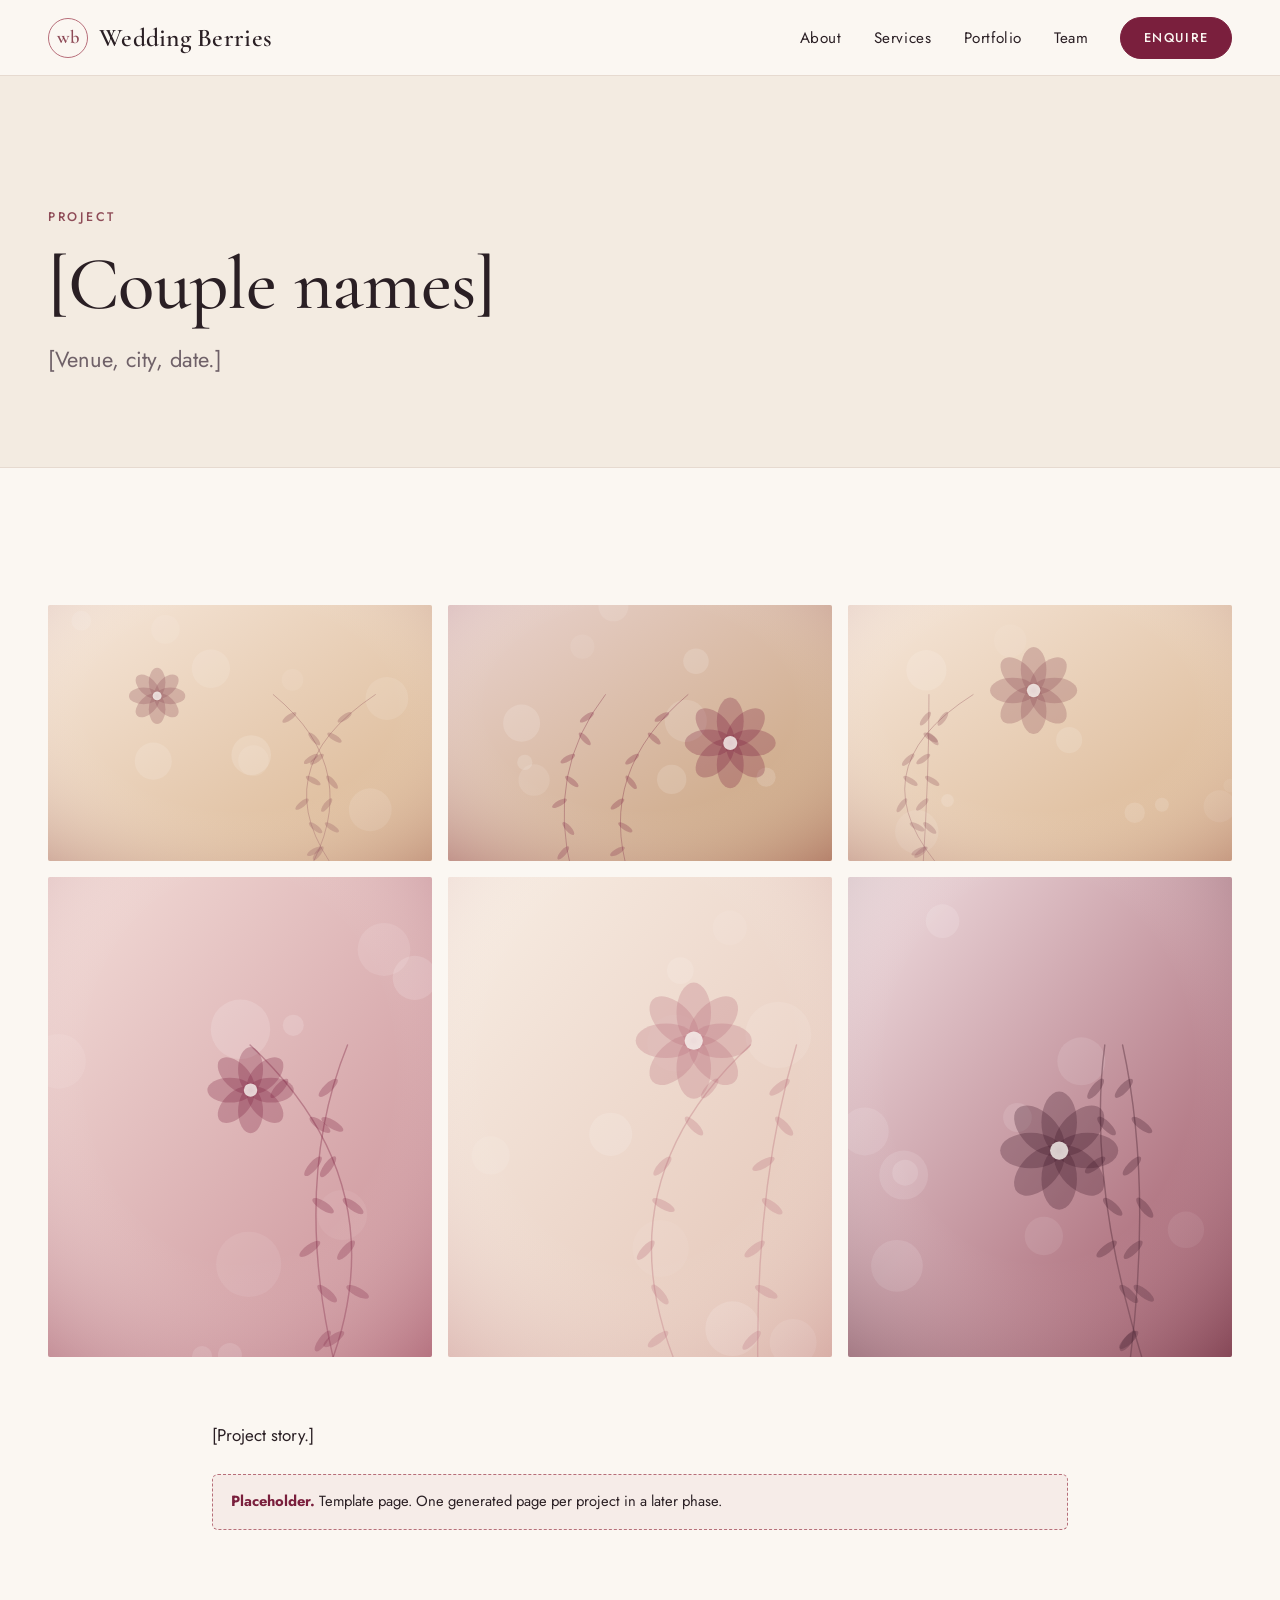
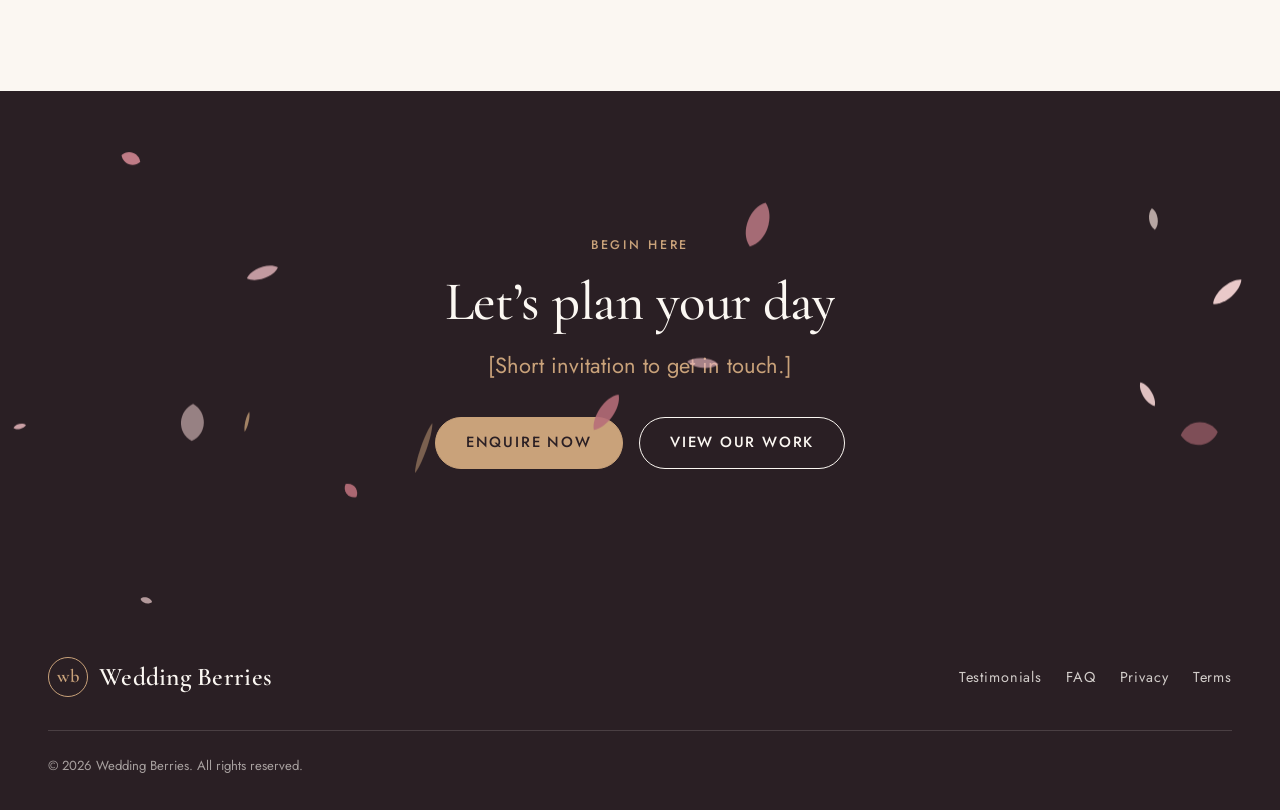
<file: portfolio-details.html>
<!DOCTYPE html>
<html lang="en">
<head>
<meta charset="utf-8">
<meta name="viewport" content="width=device-width, initial-scale=1">
<title>Project | Wedding Berries</title>
<meta name="description" content="A Wedding Berries wedding project.">
<link rel="canonical" href="https://weddingberriesbd.com/portfolio-details.html">
<meta property="og:type" content="website">
<meta property="og:site_name" content="Wedding Berries">
<meta property="og:title" content="Project | Wedding Berries">
<meta property="og:description" content="A Wedding Berries wedding project.">
<meta property="og:url" content="https://weddingberriesbd.com/portfolio-details.html">
<meta name="theme-color" content="#FBF7F2">
<script>(function(){var r=document.documentElement,m=false;try{m=matchMedia("(prefers-reduced-motion: reduce)").matches}catch(e){}if(!m){r.classList.add("js-anim");if(r.hasAttribute("data-preload")){try{if(!sessionStorage.getItem("wb_seen")){r.classList.add("wb-preload");sessionStorage.setItem("wb_seen","1")}}catch(e){}}}setTimeout(function(){if(!window.WB||!window.WB.engineOn){r.classList.remove("js-anim","wb-preload")}},4500)})();</script>
<link rel="preconnect" href="https://fonts.googleapis.com">
<link rel="preconnect" href="https://fonts.gstatic.com" crossorigin>
<link rel="stylesheet" href="https://fonts.googleapis.com/css2?family=Cormorant+Garamond:ital,wght@0,500;0,600;1,500&family=Jost:wght@400;500&display=swap">
<link rel="stylesheet" href="assets/css/tokens.css">
<link rel="stylesheet" href="assets/css/base.css">
<link rel="stylesheet" href="assets/css/components.css">
<link rel="stylesheet" href="assets/css/animations.css">
<link rel="stylesheet" href="assets/css/features.css">
</head>
<body>

<a class="skip-link" href="#main">Skip to content</a>
<header class="site-header">
  <div class="container site-header__inner">
    <a class="brand" href="index.html" aria-label="Wedding Berries, home">
      <span class="brand__mark" aria-hidden="true">wb</span>
      <span class="brand__name">Wedding Berries</span>
    </a>
    <button class="nav-toggle" type="button" data-nav-toggle aria-expanded="false" aria-controls="site-nav" aria-label="Open menu"><span class="nav-toggle__bars"></span></button>
    <nav class="nav" id="site-nav" data-nav aria-label="Main">
      <ul class="nav__list"><li><a class="nav__link" href="about.html">About</a></li><li><a class="nav__link" href="services.html">Services</a></li><li><a class="nav__link" href="portfolio.html">Portfolio</a></li><li><a class="nav__link" href="team.html">Team</a></li><li><a class="btn btn--sm" href="contact.html" data-magnetic>Enquire</a></li></ul>
    </nav>
  </div>
</header>
<main id="main">
<section class="page-hero"><div class="container">
  <span class="eyebrow" data-anim="fade-up">Project</span>
  <h1 data-anim="words" data-delay="0.1">[Couple names]</h1>
  <p class="lead" data-anim="fade-up" data-delay="0.55">[Venue, city, date.]</p>
</div></section>
<section class="section"><div class="container">
  <div class="masonry" data-gallery data-stagger="0.08"><a class="masonry__item" href="assets/images/placeholder-02.svg" data-lightbox data-cat="a" data-caption="[Couple names]"><img src="assets/images/placeholder-02.svg" alt="Placeholder wedding photograph" width="1200" height="800" loading="lazy"></a><a class="masonry__item" href="assets/images/placeholder-01.svg" data-lightbox data-cat="b" data-caption="[Couple names]"><img src="assets/images/placeholder-01.svg" alt="Placeholder wedding photograph" width="800" height="1000" loading="lazy"></a><a class="masonry__item" href="assets/images/placeholder-05.svg" data-lightbox data-cat="c" data-caption="[Couple names]"><img src="assets/images/placeholder-05.svg" alt="Placeholder wedding photograph" width="1200" height="800" loading="lazy"></a><a class="masonry__item" href="assets/images/placeholder-04.svg" data-lightbox data-cat="a" data-caption="[Couple names]"><img src="assets/images/placeholder-04.svg" alt="Placeholder wedding photograph" width="800" height="1000" loading="lazy"></a><a class="masonry__item" href="assets/images/placeholder-08.svg" data-lightbox data-cat="b" data-caption="[Couple names]"><img src="assets/images/placeholder-08.svg" alt="Placeholder wedding photograph" width="1200" height="800" loading="lazy"></a><a class="masonry__item" href="assets/images/placeholder-06.svg" data-lightbox data-cat="c" data-caption="[Couple names]"><img src="assets/images/placeholder-06.svg" alt="Placeholder wedding photograph" width="800" height="1000" loading="lazy"></a></div>
  <div class="container--narrow" style="margin-inline:auto;margin-top:3rem"><p data-anim="fade-up">[Project story.]</p><p class="placeholder-note"><strong>Placeholder.</strong> Template page. One generated page per project in a later phase.</p></div>
</div></section>
<section class="section section--dark cta" data-petals><div class="container container--narrow">
  <span class="eyebrow" data-anim="fade-up">Begin here</span>
  <h2 data-anim="words">Let’s plan your day</h2>
  <p class="lead" data-anim="fade-up" data-delay="0.25">[Short invitation to get in touch.]</p>
  <div class="btn-row" data-anim="fade-up" data-delay="0.4"><a class="btn" href="contact.html" data-magnetic data-burst>Enquire now</a><a class="btn btn--ghost" href="portfolio.html" data-magnetic>View our work</a></div>
</div></section>
</main>
<footer class="site-footer">
  <div class="container">
    <div class="site-footer__row">
      <a class="brand" href="index.html"><span class="brand__mark" aria-hidden="true">wb</span><span class="brand__name">Wedding Berries</span></a>
      <ul class="site-footer__links"><li><a href="testimonials.html">Testimonials</a></li><li><a href="faq.html">FAQ</a></li><li><a href="privacy-policy.html">Privacy</a></li><li><a href="terms.html">Terms</a></li></ul>
    </div>
    <p class="site-footer__copy">&copy; <span data-year>2026</span> Wedding Berries. All rights reserved.</p>
  </div>
</footer>
<script src="config/site-config.js" defer></script>
<script src="assets/js/animations/core.js" defer></script>
<script src="assets/js/core/main.js" defer></script>
<script src="assets/js/animations/engine.js" defer></script>
<script src="assets/js/animations/petals.js" defer></script>
<script src="assets/js/animations/preloader.js" defer></script>
<script src="assets/js/animations/interactions.js" defer></script>
<script src="assets/js/features/gallery.js" defer></script>
</body>
</html>
</file>
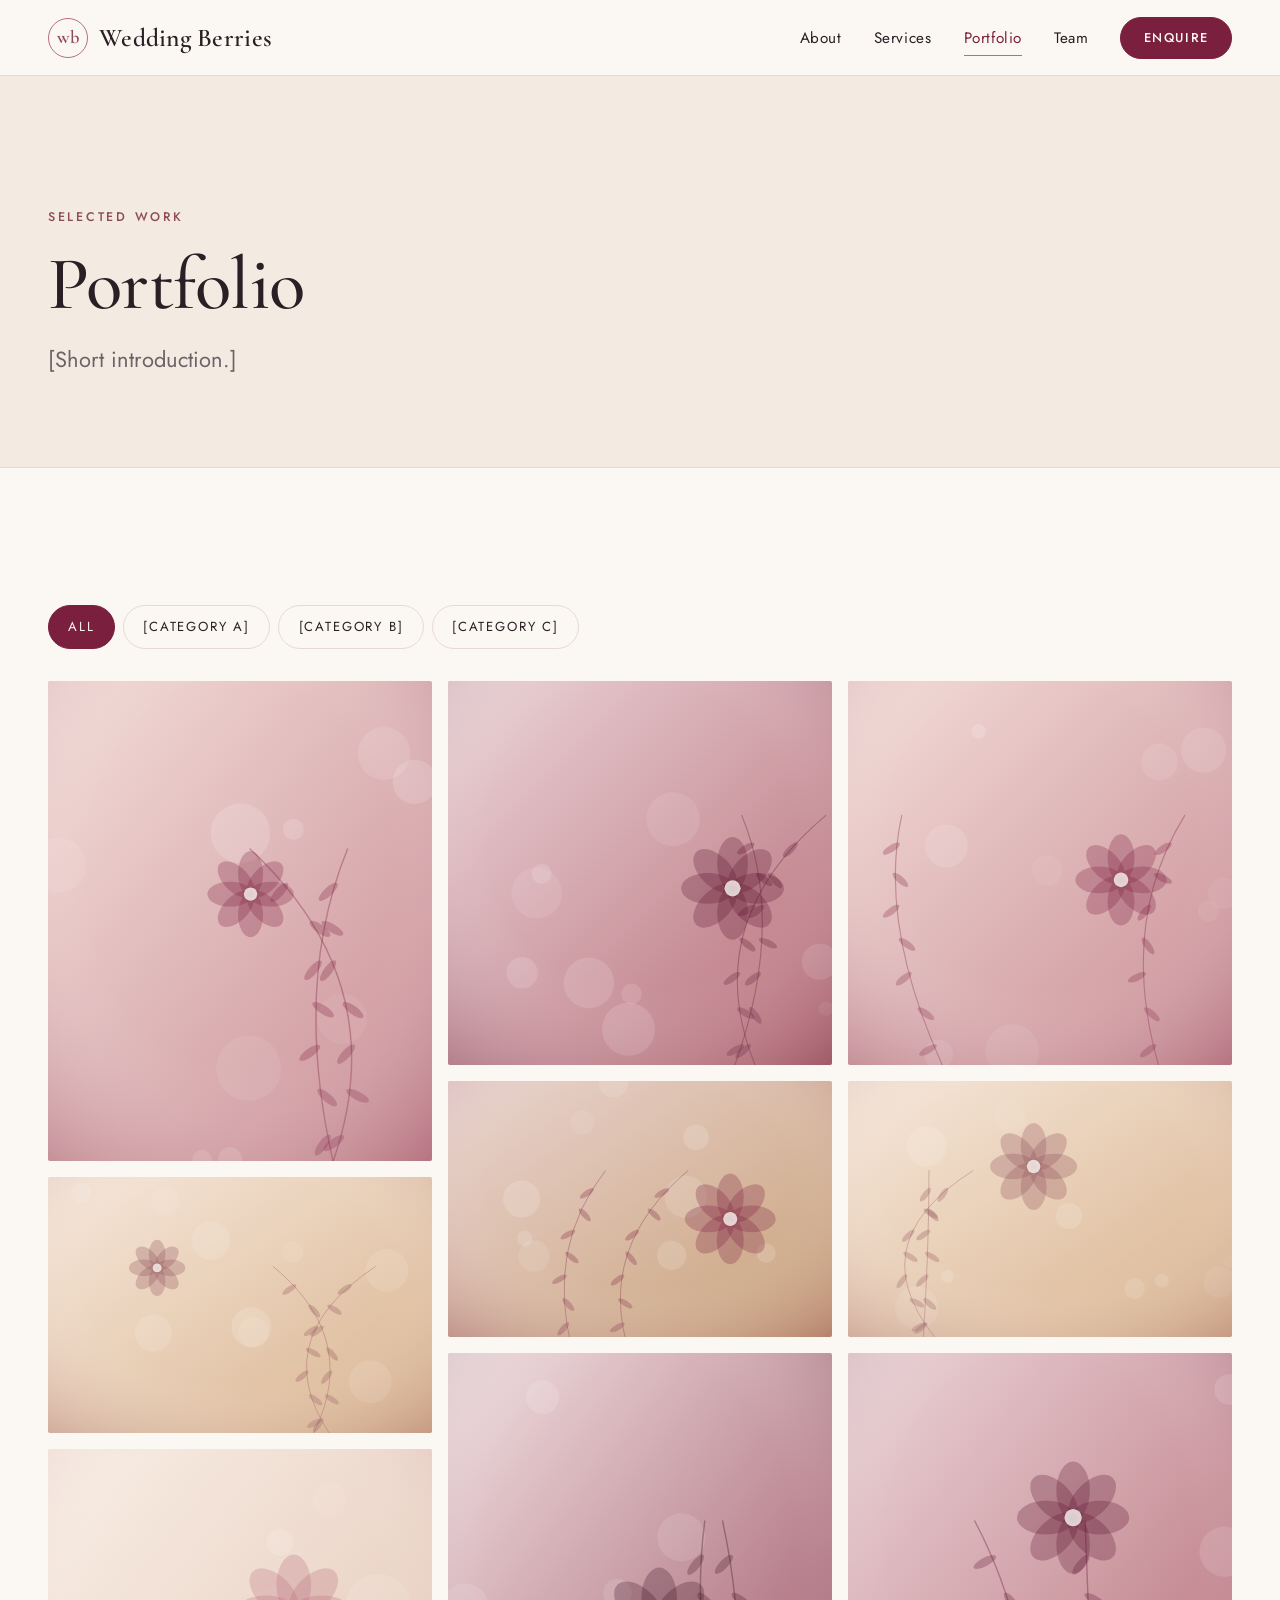
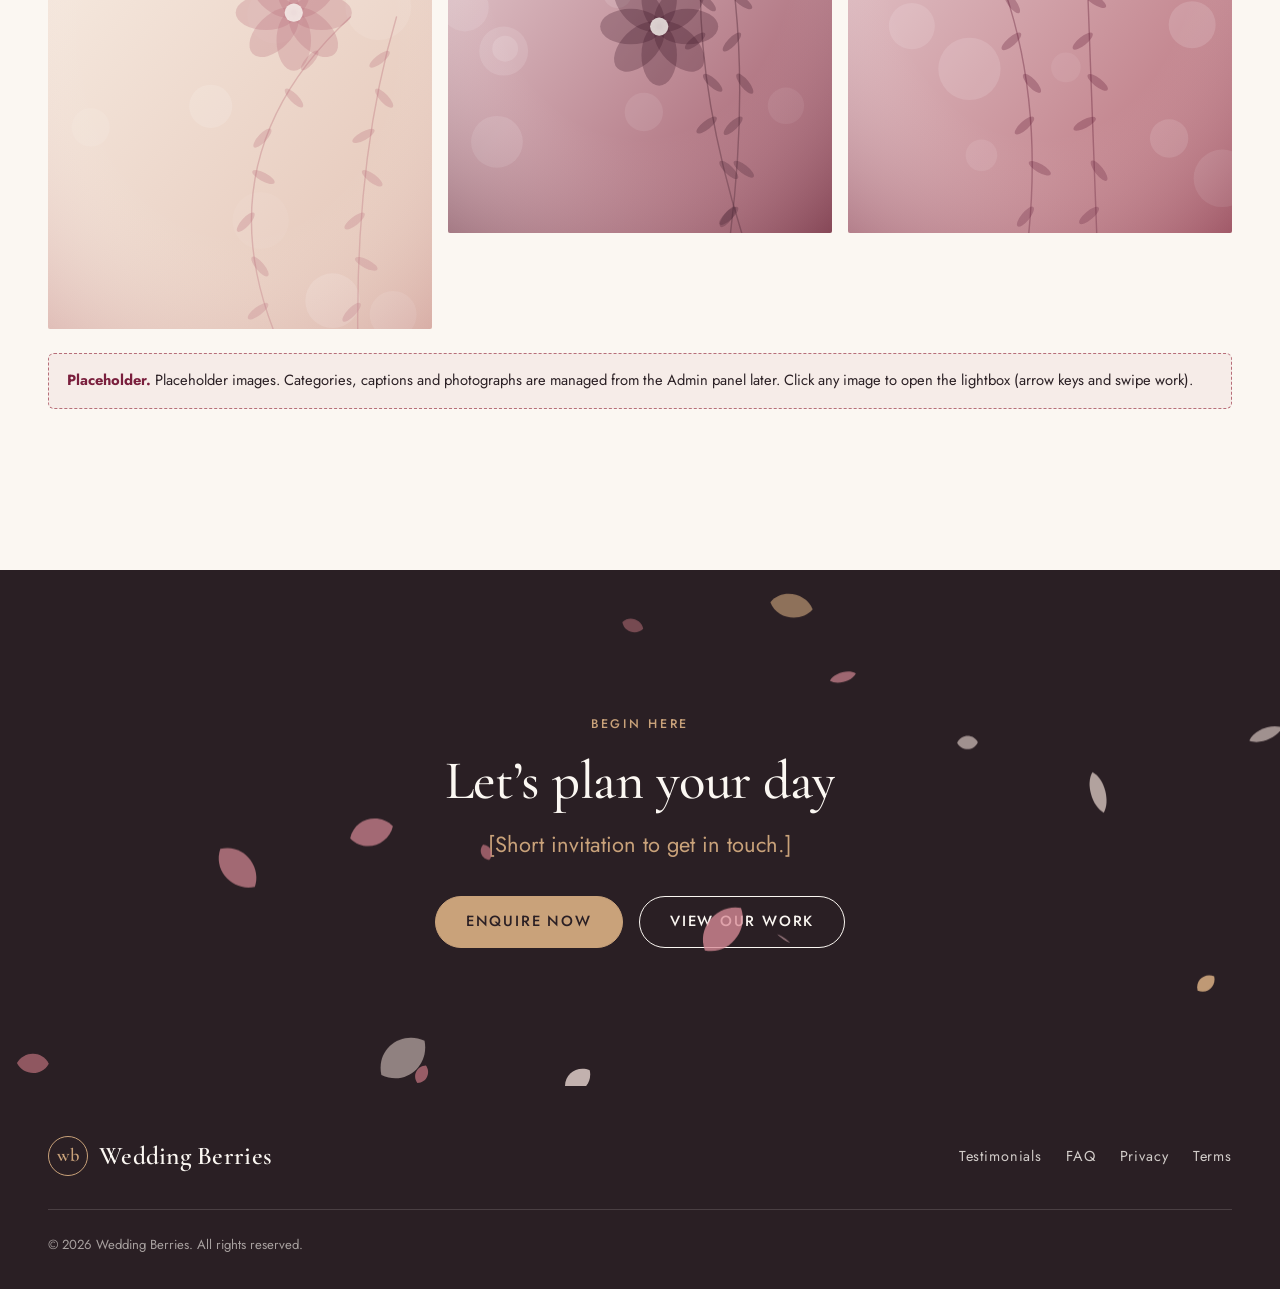
<file: portfolio.html>
<!DOCTYPE html>
<html lang="en">
<head>
<meta charset="utf-8">
<meta name="viewport" content="width=device-width, initial-scale=1">
<title>Portfolio | Wedding Berries</title>
<meta name="description" content="A selection of weddings created by Wedding Berries.">
<link rel="canonical" href="https://weddingberriesbd.com/portfolio.html">
<meta property="og:type" content="website">
<meta property="og:site_name" content="Wedding Berries">
<meta property="og:title" content="Portfolio | Wedding Berries">
<meta property="og:description" content="A selection of weddings created by Wedding Berries.">
<meta property="og:url" content="https://weddingberriesbd.com/portfolio.html">
<meta name="theme-color" content="#FBF7F2">
<script>(function(){var r=document.documentElement,m=false;try{m=matchMedia("(prefers-reduced-motion: reduce)").matches}catch(e){}if(!m){r.classList.add("js-anim");if(r.hasAttribute("data-preload")){try{if(!sessionStorage.getItem("wb_seen")){r.classList.add("wb-preload");sessionStorage.setItem("wb_seen","1")}}catch(e){}}}setTimeout(function(){if(!window.WB||!window.WB.engineOn){r.classList.remove("js-anim","wb-preload")}},4500)})();</script>
<link rel="preconnect" href="https://fonts.googleapis.com">
<link rel="preconnect" href="https://fonts.gstatic.com" crossorigin>
<link rel="stylesheet" href="https://fonts.googleapis.com/css2?family=Cormorant+Garamond:ital,wght@0,500;0,600;1,500&family=Jost:wght@400;500&display=swap">
<link rel="stylesheet" href="assets/css/tokens.css">
<link rel="stylesheet" href="assets/css/base.css">
<link rel="stylesheet" href="assets/css/components.css">
<link rel="stylesheet" href="assets/css/animations.css">
<link rel="stylesheet" href="assets/css/features.css">
</head>
<body>

<a class="skip-link" href="#main">Skip to content</a>
<header class="site-header">
  <div class="container site-header__inner">
    <a class="brand" href="index.html" aria-label="Wedding Berries, home">
      <span class="brand__mark" aria-hidden="true">wb</span>
      <span class="brand__name">Wedding Berries</span>
    </a>
    <button class="nav-toggle" type="button" data-nav-toggle aria-expanded="false" aria-controls="site-nav" aria-label="Open menu"><span class="nav-toggle__bars"></span></button>
    <nav class="nav" id="site-nav" data-nav aria-label="Main">
      <ul class="nav__list"><li><a class="nav__link" href="about.html">About</a></li><li><a class="nav__link" href="services.html">Services</a></li><li><a class="nav__link" href="portfolio.html" aria-current="page">Portfolio</a></li><li><a class="nav__link" href="team.html">Team</a></li><li><a class="btn btn--sm" href="contact.html" data-magnetic>Enquire</a></li></ul>
    </nav>
  </div>
</header>
<main id="main">
<section class="page-hero"><div class="container">
  <span class="eyebrow" data-anim="fade-up">Selected work</span>
  <h1 data-anim="words" data-delay="0.1">Portfolio</h1>
  <p class="lead" data-anim="fade-up" data-delay="0.55">[Short introduction.]</p>
</div></section>
<section class="section"><div class="container">
  <div class="chips" role="group" aria-label="Filter projects">
    <button class="chip" type="button" data-filter="all" aria-pressed="true">All</button>
    <button class="chip" type="button" data-filter="a" aria-pressed="false">[Category A]</button>
    <button class="chip" type="button" data-filter="b" aria-pressed="false">[Category B]</button>
    <button class="chip" type="button" data-filter="c" aria-pressed="false">[Category C]</button>
  </div>
  <div class="masonry" data-gallery data-stagger="0.06"><a class="masonry__item" href="assets/images/placeholder-01.svg" data-lightbox data-cat="a" data-caption="[Couple names]"><img src="assets/images/placeholder-01.svg" alt="Placeholder wedding photograph" width="800" height="1000" loading="lazy"></a><a class="masonry__item" href="assets/images/placeholder-02.svg" data-lightbox data-cat="b" data-caption="[Couple names]"><img src="assets/images/placeholder-02.svg" alt="Placeholder wedding photograph" width="1200" height="800" loading="lazy"></a><a class="masonry__item" href="assets/images/placeholder-04.svg" data-lightbox data-cat="c" data-caption="[Couple names]"><img src="assets/images/placeholder-04.svg" alt="Placeholder wedding photograph" width="800" height="1000" loading="lazy"></a><a class="masonry__item" href="assets/images/placeholder-03.svg" data-lightbox data-cat="a" data-caption="[Couple names]"><img src="assets/images/placeholder-03.svg" alt="Placeholder wedding photograph" width="1000" height="1000" loading="lazy"></a><a class="masonry__item" href="assets/images/placeholder-05.svg" data-lightbox data-cat="b" data-caption="[Couple names]"><img src="assets/images/placeholder-05.svg" alt="Placeholder wedding photograph" width="1200" height="800" loading="lazy"></a><a class="masonry__item" href="assets/images/placeholder-06.svg" data-lightbox data-cat="c" data-caption="[Couple names]"><img src="assets/images/placeholder-06.svg" alt="Placeholder wedding photograph" width="800" height="1000" loading="lazy"></a><a class="masonry__item" href="assets/images/placeholder-07.svg" data-lightbox data-cat="a" data-caption="[Couple names]"><img src="assets/images/placeholder-07.svg" alt="Placeholder wedding photograph" width="1000" height="1000" loading="lazy"></a><a class="masonry__item" href="assets/images/placeholder-08.svg" data-lightbox data-cat="b" data-caption="[Couple names]"><img src="assets/images/placeholder-08.svg" alt="Placeholder wedding photograph" width="1200" height="800" loading="lazy"></a><a class="masonry__item" href="assets/images/placeholder-09.svg" data-lightbox data-cat="c" data-caption="[Couple names]"><img src="assets/images/placeholder-09.svg" alt="Placeholder wedding photograph" width="800" height="1000" loading="lazy"></a></div>
  <p class="placeholder-note"><strong>Placeholder.</strong> Placeholder images. Categories, captions and photographs are managed from the Admin panel later. Click any image to open the lightbox (arrow keys and swipe work).</p>
</div></section>
<section class="section section--dark cta" data-petals><div class="container container--narrow">
  <span class="eyebrow" data-anim="fade-up">Begin here</span>
  <h2 data-anim="words">Let’s plan your day</h2>
  <p class="lead" data-anim="fade-up" data-delay="0.25">[Short invitation to get in touch.]</p>
  <div class="btn-row" data-anim="fade-up" data-delay="0.4"><a class="btn" href="contact.html" data-magnetic data-burst>Enquire now</a><a class="btn btn--ghost" href="portfolio.html" data-magnetic>View our work</a></div>
</div></section>
</main>
<footer class="site-footer">
  <div class="container">
    <div class="site-footer__row">
      <a class="brand" href="index.html"><span class="brand__mark" aria-hidden="true">wb</span><span class="brand__name">Wedding Berries</span></a>
      <ul class="site-footer__links"><li><a href="testimonials.html">Testimonials</a></li><li><a href="faq.html">FAQ</a></li><li><a href="privacy-policy.html">Privacy</a></li><li><a href="terms.html">Terms</a></li></ul>
    </div>
    <p class="site-footer__copy">&copy; <span data-year>2026</span> Wedding Berries. All rights reserved.</p>
  </div>
</footer>
<script src="config/site-config.js" defer></script>
<script src="assets/js/animations/core.js" defer></script>
<script src="assets/js/core/main.js" defer></script>
<script src="assets/js/animations/engine.js" defer></script>
<script src="assets/js/animations/petals.js" defer></script>
<script src="assets/js/animations/preloader.js" defer></script>
<script src="assets/js/animations/interactions.js" defer></script>
<script src="assets/js/features/gallery.js" defer></script>
</body>
</html>
</file>
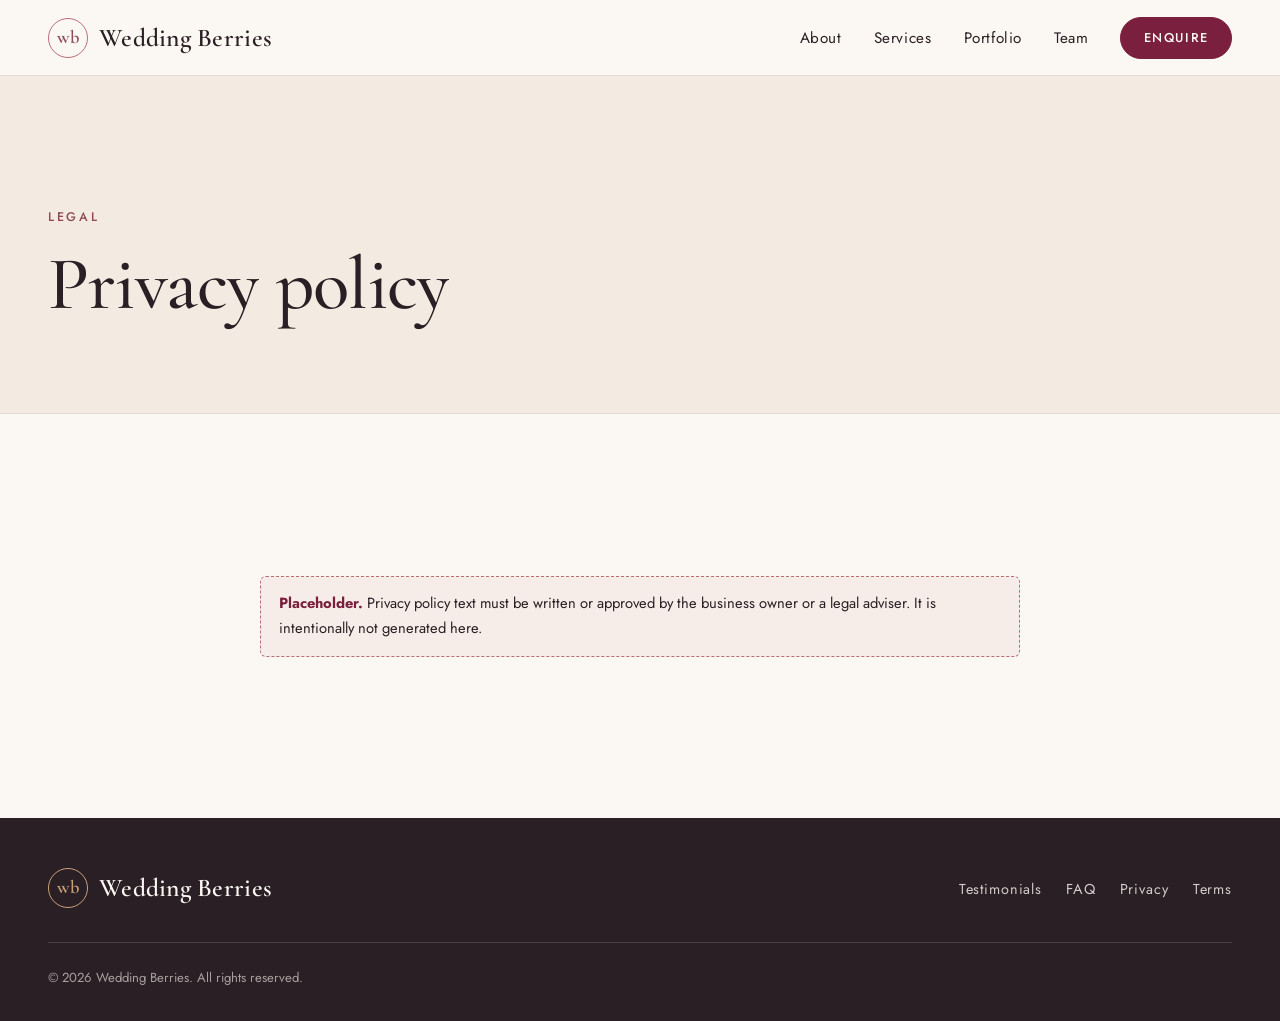
<file: privacy-policy.html>
<!DOCTYPE html>
<html lang="en">
<head>
<meta charset="utf-8">
<meta name="viewport" content="width=device-width, initial-scale=1">
<title>Privacy policy | Wedding Berries</title>
<meta name="description" content="How Wedding Berries handles personal information.">
<link rel="canonical" href="https://weddingberriesbd.com/privacy-policy.html">
<meta property="og:type" content="website">
<meta property="og:site_name" content="Wedding Berries">
<meta property="og:title" content="Privacy policy | Wedding Berries">
<meta property="og:description" content="How Wedding Berries handles personal information.">
<meta property="og:url" content="https://weddingberriesbd.com/privacy-policy.html">
<meta name="theme-color" content="#FBF7F2">
<script>(function(){var r=document.documentElement,m=false;try{m=matchMedia("(prefers-reduced-motion: reduce)").matches}catch(e){}if(!m){r.classList.add("js-anim");if(r.hasAttribute("data-preload")){try{if(!sessionStorage.getItem("wb_seen")){r.classList.add("wb-preload");sessionStorage.setItem("wb_seen","1")}}catch(e){}}}setTimeout(function(){if(!window.WB||!window.WB.engineOn){r.classList.remove("js-anim","wb-preload")}},4500)})();</script>
<link rel="preconnect" href="https://fonts.googleapis.com">
<link rel="preconnect" href="https://fonts.gstatic.com" crossorigin>
<link rel="stylesheet" href="https://fonts.googleapis.com/css2?family=Cormorant+Garamond:ital,wght@0,500;0,600;1,500&family=Jost:wght@400;500&display=swap">
<link rel="stylesheet" href="assets/css/tokens.css">
<link rel="stylesheet" href="assets/css/base.css">
<link rel="stylesheet" href="assets/css/components.css">
<link rel="stylesheet" href="assets/css/animations.css">
<link rel="stylesheet" href="assets/css/features.css">
</head>
<body>

<a class="skip-link" href="#main">Skip to content</a>
<header class="site-header">
  <div class="container site-header__inner">
    <a class="brand" href="index.html" aria-label="Wedding Berries, home">
      <span class="brand__mark" aria-hidden="true">wb</span>
      <span class="brand__name">Wedding Berries</span>
    </a>
    <button class="nav-toggle" type="button" data-nav-toggle aria-expanded="false" aria-controls="site-nav" aria-label="Open menu"><span class="nav-toggle__bars"></span></button>
    <nav class="nav" id="site-nav" data-nav aria-label="Main">
      <ul class="nav__list"><li><a class="nav__link" href="about.html">About</a></li><li><a class="nav__link" href="services.html">Services</a></li><li><a class="nav__link" href="portfolio.html">Portfolio</a></li><li><a class="nav__link" href="team.html">Team</a></li><li><a class="btn btn--sm" href="contact.html" data-magnetic>Enquire</a></li></ul>
    </nav>
  </div>
</header>
<main id="main">
<section class="page-hero"><div class="container">
  <span class="eyebrow" data-anim="fade-up">Legal</span>
  <h1 data-anim="words" data-delay="0.1">Privacy policy</h1>
  
</div></section>
<section class="section"><div class="container container--narrow stack"><p class="placeholder-note"><strong>Placeholder.</strong> Privacy policy text must be written or approved by the business owner or a legal adviser. It is intentionally not generated here.</p></div></section>
</main>
<footer class="site-footer">
  <div class="container">
    <div class="site-footer__row">
      <a class="brand" href="index.html"><span class="brand__mark" aria-hidden="true">wb</span><span class="brand__name">Wedding Berries</span></a>
      <ul class="site-footer__links"><li><a href="testimonials.html">Testimonials</a></li><li><a href="faq.html">FAQ</a></li><li><a href="privacy-policy.html">Privacy</a></li><li><a href="terms.html">Terms</a></li></ul>
    </div>
    <p class="site-footer__copy">&copy; <span data-year>2026</span> Wedding Berries. All rights reserved.</p>
  </div>
</footer>
<script src="config/site-config.js" defer></script>
<script src="assets/js/animations/core.js" defer></script>
<script src="assets/js/core/main.js" defer></script>
<script src="assets/js/animations/engine.js" defer></script>
<script src="assets/js/animations/petals.js" defer></script>
<script src="assets/js/animations/preloader.js" defer></script>
<script src="assets/js/animations/interactions.js" defer></script>
</body>
</html>
</file>
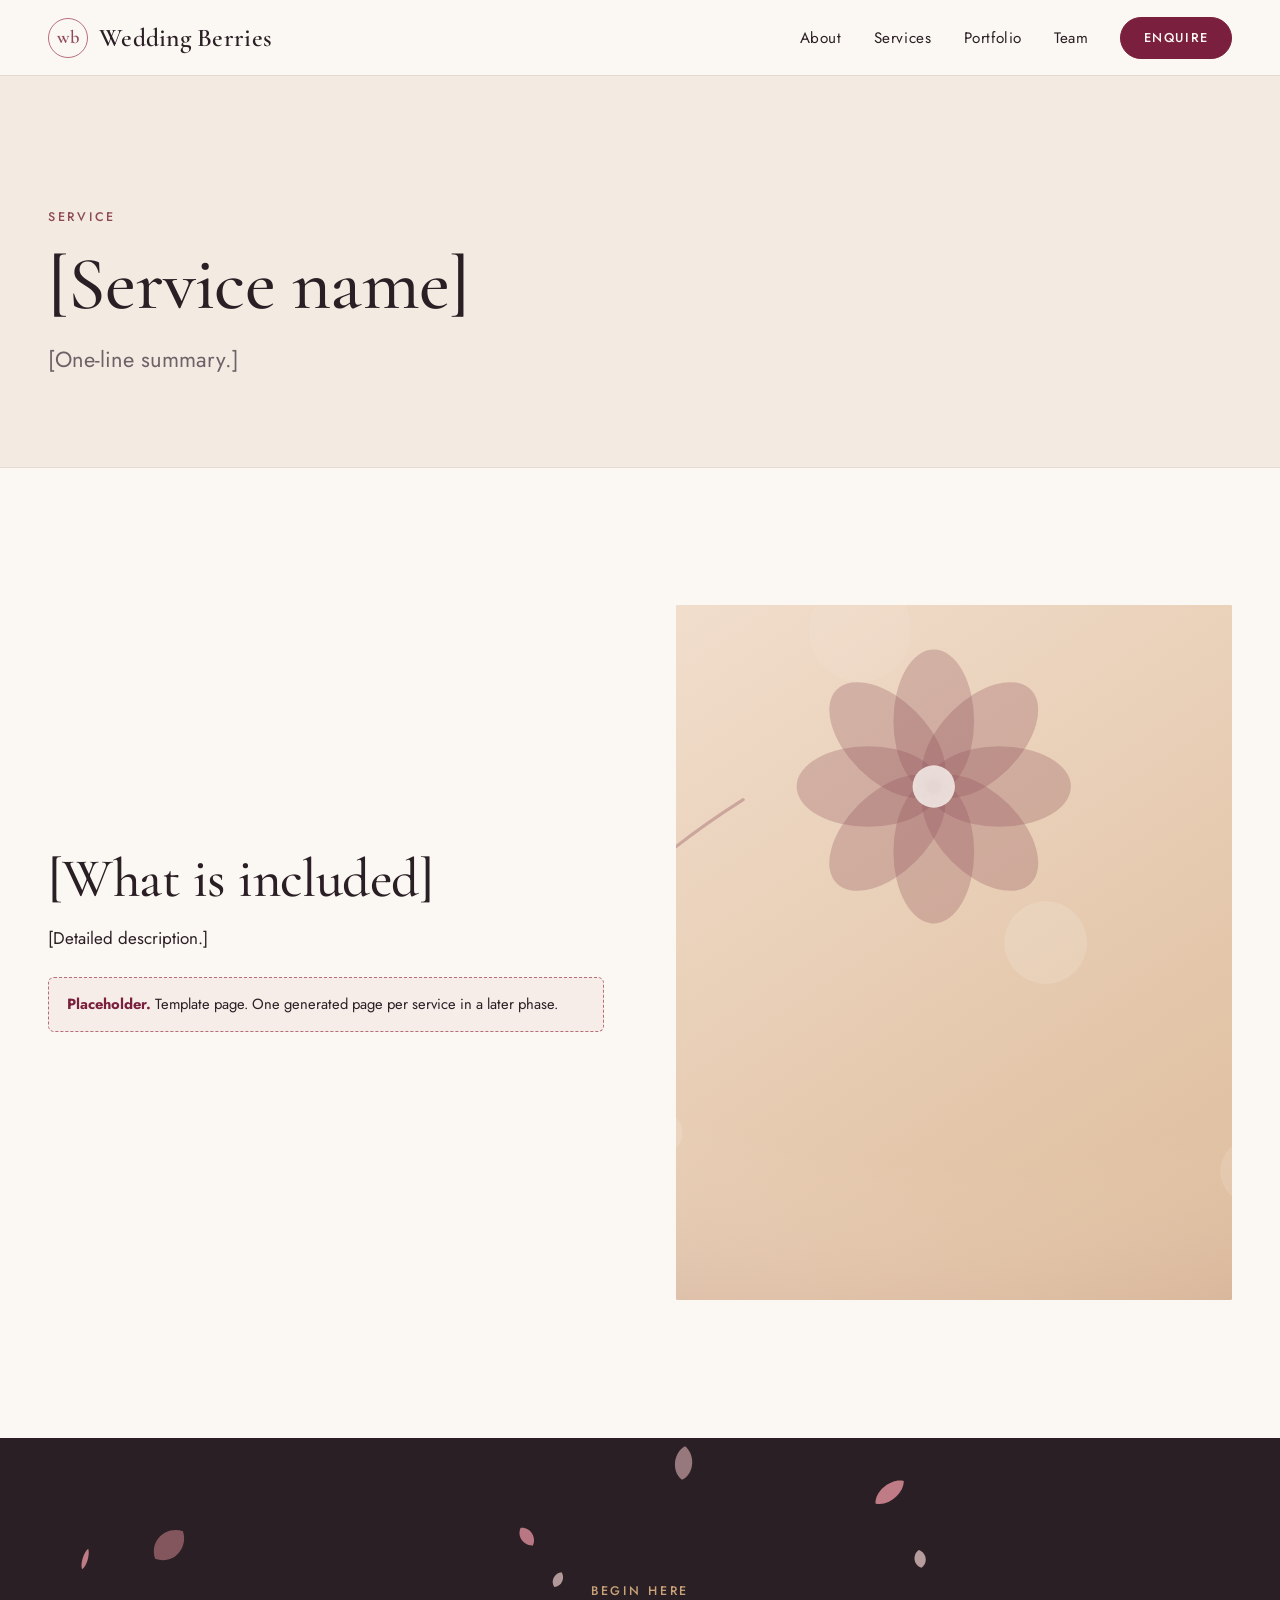
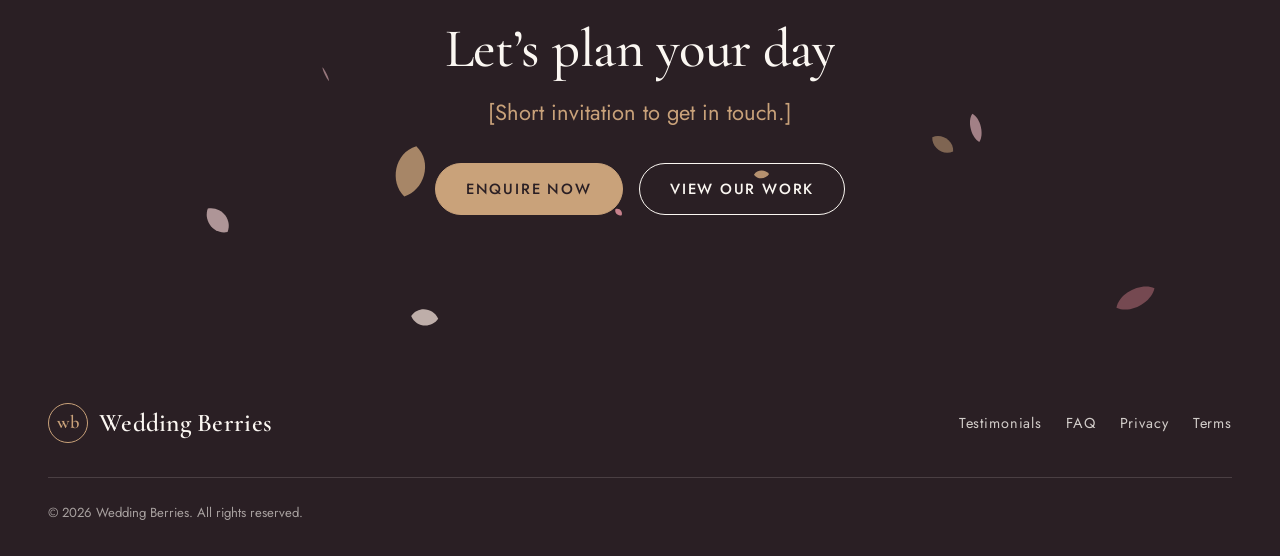
<file: service-details.html>
<!DOCTYPE html>
<html lang="en">
<head>
<meta charset="utf-8">
<meta name="viewport" content="width=device-width, initial-scale=1">
<title>Service details | Wedding Berries</title>
<meta name="description" content="Details of a Wedding Berries service.">
<link rel="canonical" href="https://weddingberriesbd.com/service-details.html">
<meta property="og:type" content="website">
<meta property="og:site_name" content="Wedding Berries">
<meta property="og:title" content="Service details | Wedding Berries">
<meta property="og:description" content="Details of a Wedding Berries service.">
<meta property="og:url" content="https://weddingberriesbd.com/service-details.html">
<meta name="theme-color" content="#FBF7F2">
<script>(function(){var r=document.documentElement,m=false;try{m=matchMedia("(prefers-reduced-motion: reduce)").matches}catch(e){}if(!m){r.classList.add("js-anim");if(r.hasAttribute("data-preload")){try{if(!sessionStorage.getItem("wb_seen")){r.classList.add("wb-preload");sessionStorage.setItem("wb_seen","1")}}catch(e){}}}setTimeout(function(){if(!window.WB||!window.WB.engineOn){r.classList.remove("js-anim","wb-preload")}},4500)})();</script>
<link rel="preconnect" href="https://fonts.googleapis.com">
<link rel="preconnect" href="https://fonts.gstatic.com" crossorigin>
<link rel="stylesheet" href="https://fonts.googleapis.com/css2?family=Cormorant+Garamond:ital,wght@0,500;0,600;1,500&family=Jost:wght@400;500&display=swap">
<link rel="stylesheet" href="assets/css/tokens.css">
<link rel="stylesheet" href="assets/css/base.css">
<link rel="stylesheet" href="assets/css/components.css">
<link rel="stylesheet" href="assets/css/animations.css">
<link rel="stylesheet" href="assets/css/features.css">
</head>
<body>

<a class="skip-link" href="#main">Skip to content</a>
<header class="site-header">
  <div class="container site-header__inner">
    <a class="brand" href="index.html" aria-label="Wedding Berries, home">
      <span class="brand__mark" aria-hidden="true">wb</span>
      <span class="brand__name">Wedding Berries</span>
    </a>
    <button class="nav-toggle" type="button" data-nav-toggle aria-expanded="false" aria-controls="site-nav" aria-label="Open menu"><span class="nav-toggle__bars"></span></button>
    <nav class="nav" id="site-nav" data-nav aria-label="Main">
      <ul class="nav__list"><li><a class="nav__link" href="about.html">About</a></li><li><a class="nav__link" href="services.html">Services</a></li><li><a class="nav__link" href="portfolio.html">Portfolio</a></li><li><a class="nav__link" href="team.html">Team</a></li><li><a class="btn btn--sm" href="contact.html" data-magnetic>Enquire</a></li></ul>
    </nav>
  </div>
</header>
<main id="main">
<section class="page-hero"><div class="container">
  <span class="eyebrow" data-anim="fade-up">Service</span>
  <h1 data-anim="words" data-delay="0.1">[Service name]</h1>
  <p class="lead" data-anim="fade-up" data-delay="0.55">[One-line summary.]</p>
</div></section>
<section class="section"><div class="container"><div class="split">
  <div class="stack"><h2 data-anim="words">[What is included]</h2><p data-anim="fade-up" data-delay="0.2">[Detailed description.]</p><p class="placeholder-note"><strong>Placeholder.</strong> Template page. One generated page per service in a later phase.</p></div>
  <div class="split__media" data-anim="clip-up" role="img" aria-label="Image placeholder"><div class="parallax-wrap" data-parallax="0.07"><img src="assets/images/placeholder-08.svg" alt="Placeholder wedding photograph" width="1200" height="800" loading="lazy"></div></div>
</div></div></section>
<section class="section section--dark cta" data-petals><div class="container container--narrow">
  <span class="eyebrow" data-anim="fade-up">Begin here</span>
  <h2 data-anim="words">Let’s plan your day</h2>
  <p class="lead" data-anim="fade-up" data-delay="0.25">[Short invitation to get in touch.]</p>
  <div class="btn-row" data-anim="fade-up" data-delay="0.4"><a class="btn" href="contact.html" data-magnetic data-burst>Enquire now</a><a class="btn btn--ghost" href="portfolio.html" data-magnetic>View our work</a></div>
</div></section>
</main>
<footer class="site-footer">
  <div class="container">
    <div class="site-footer__row">
      <a class="brand" href="index.html"><span class="brand__mark" aria-hidden="true">wb</span><span class="brand__name">Wedding Berries</span></a>
      <ul class="site-footer__links"><li><a href="testimonials.html">Testimonials</a></li><li><a href="faq.html">FAQ</a></li><li><a href="privacy-policy.html">Privacy</a></li><li><a href="terms.html">Terms</a></li></ul>
    </div>
    <p class="site-footer__copy">&copy; <span data-year>2026</span> Wedding Berries. All rights reserved.</p>
  </div>
</footer>
<script src="config/site-config.js" defer></script>
<script src="assets/js/animations/core.js" defer></script>
<script src="assets/js/core/main.js" defer></script>
<script src="assets/js/animations/engine.js" defer></script>
<script src="assets/js/animations/petals.js" defer></script>
<script src="assets/js/animations/preloader.js" defer></script>
<script src="assets/js/animations/interactions.js" defer></script>
</body>
</html>
</file>
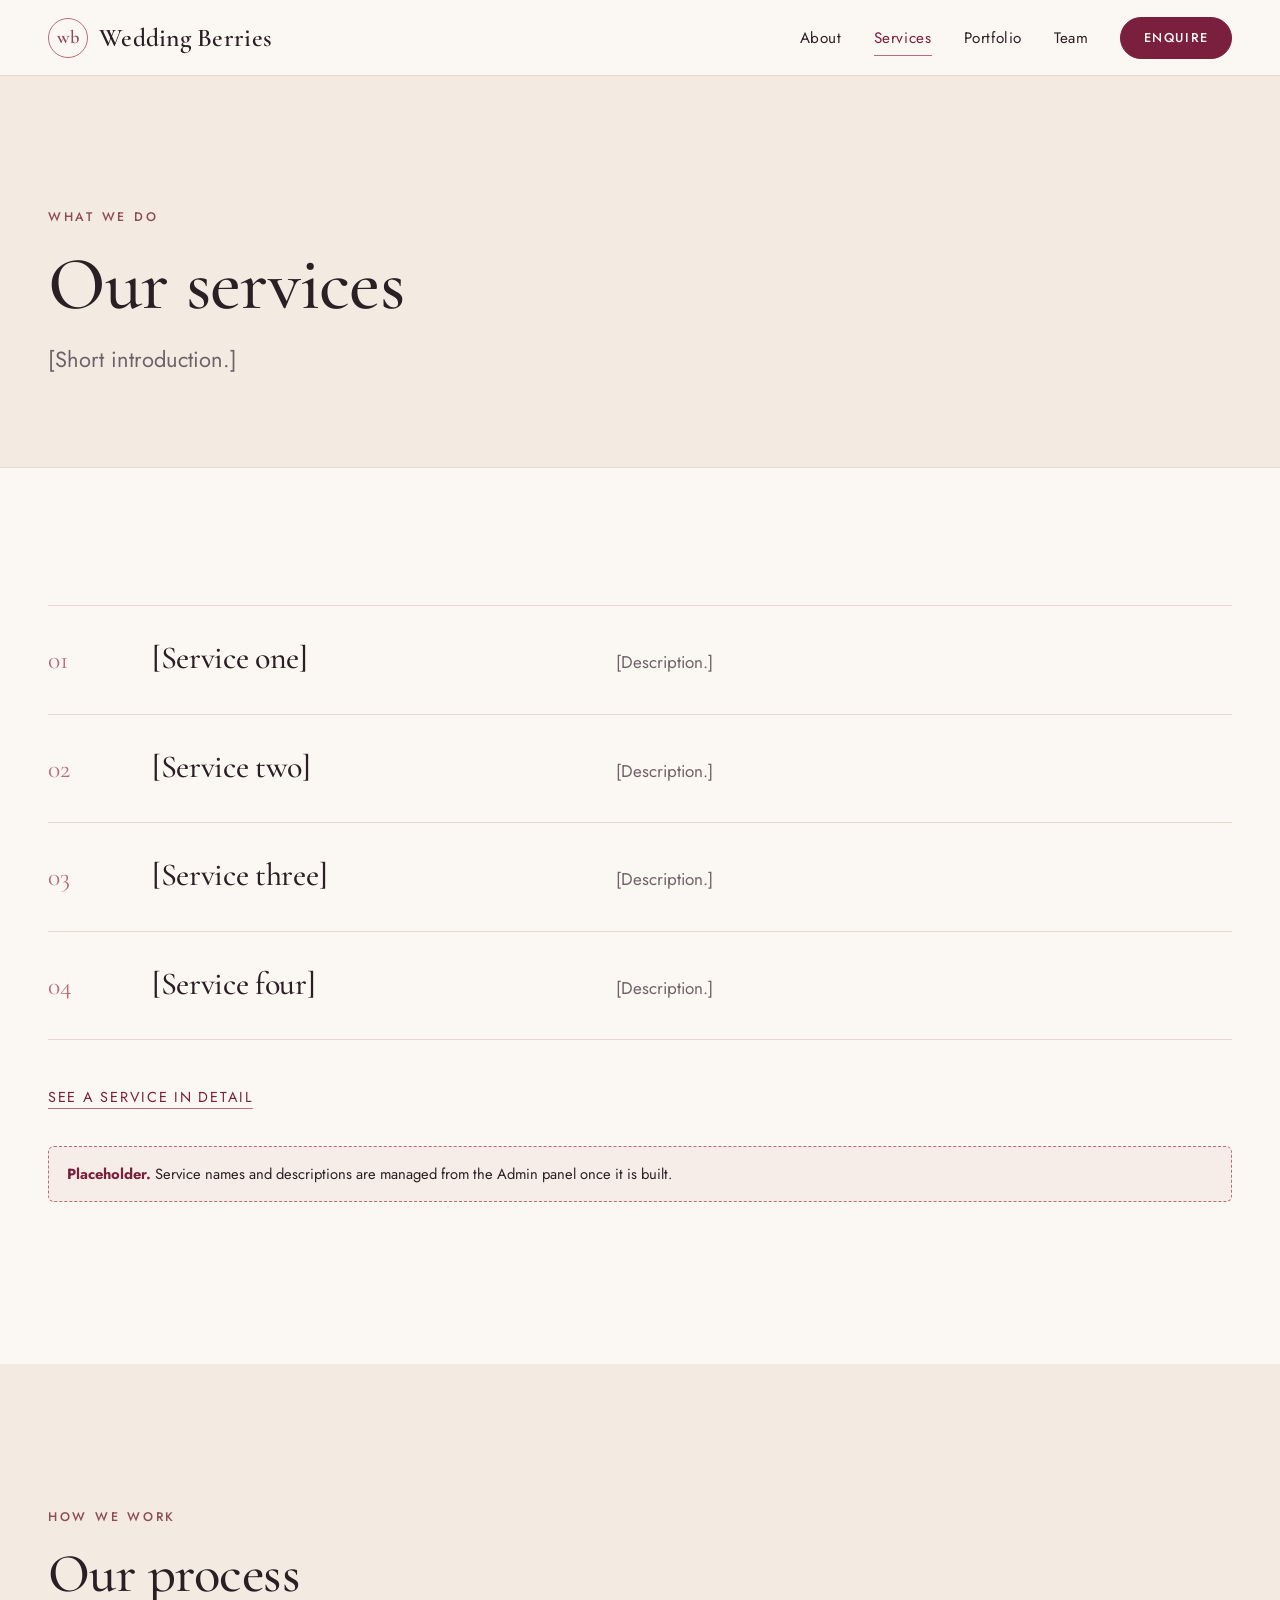
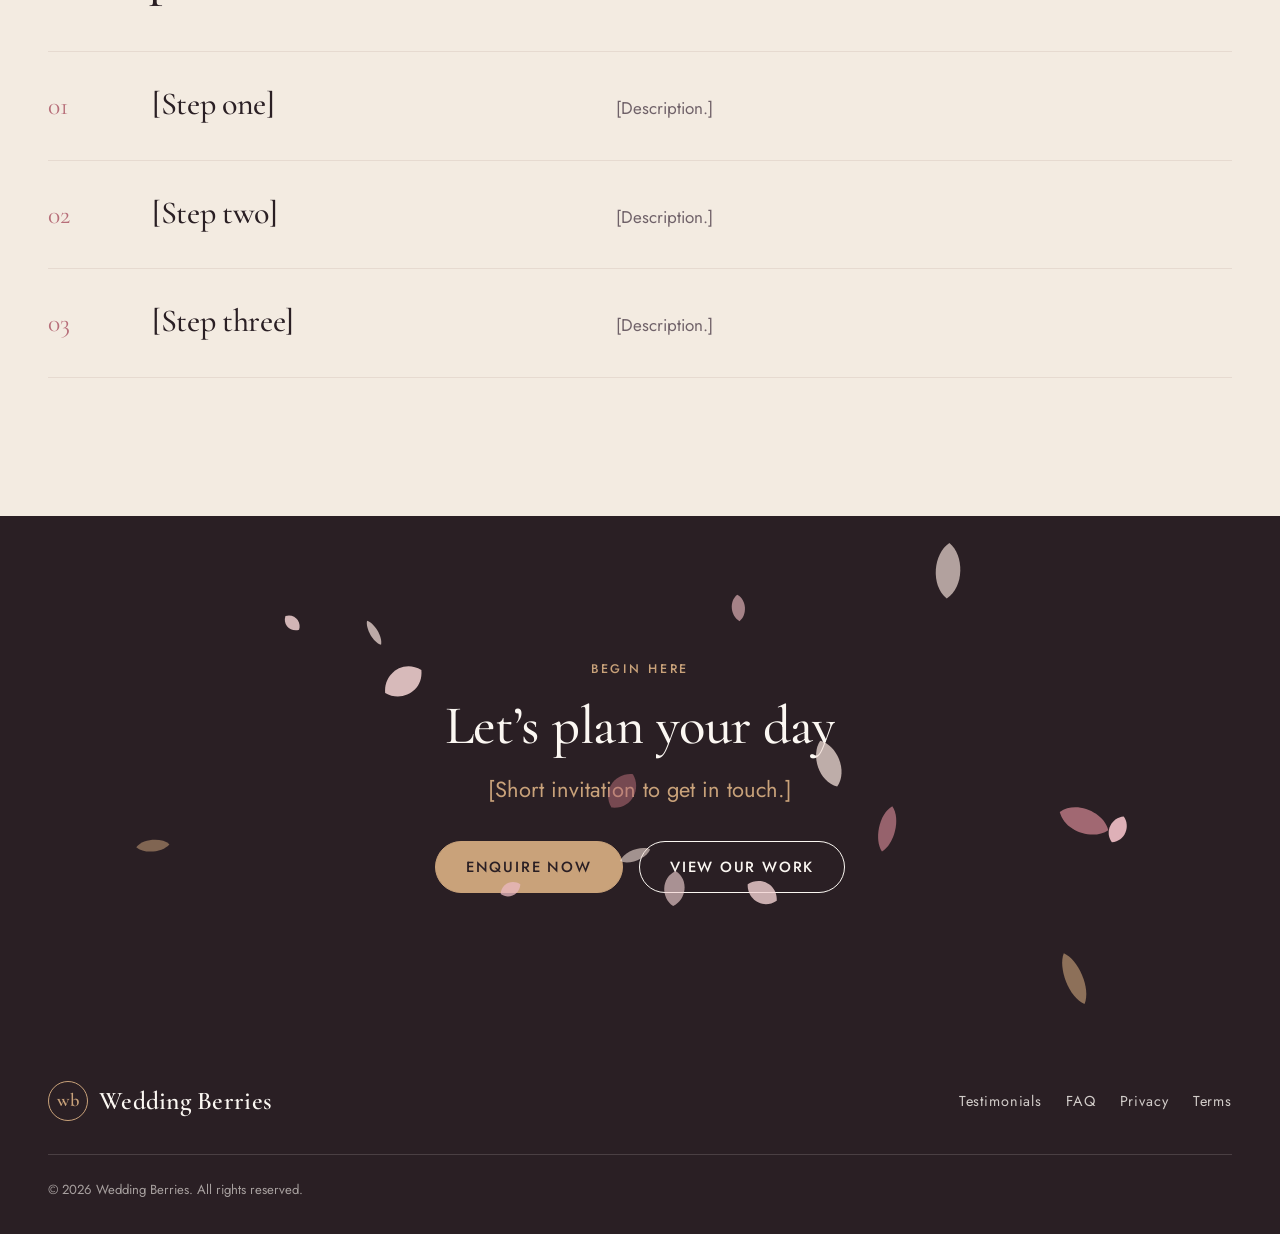
<file: services.html>
<!DOCTYPE html>
<html lang="en">
<head>
<meta charset="utf-8">
<meta name="viewport" content="width=device-width, initial-scale=1">
<title>Services | Wedding Berries</title>
<meta name="description" content="Wedding services offered by Wedding Berries.">
<link rel="canonical" href="https://weddingberriesbd.com/services.html">
<meta property="og:type" content="website">
<meta property="og:site_name" content="Wedding Berries">
<meta property="og:title" content="Services | Wedding Berries">
<meta property="og:description" content="Wedding services offered by Wedding Berries.">
<meta property="og:url" content="https://weddingberriesbd.com/services.html">
<meta name="theme-color" content="#FBF7F2">
<script>(function(){var r=document.documentElement,m=false;try{m=matchMedia("(prefers-reduced-motion: reduce)").matches}catch(e){}if(!m){r.classList.add("js-anim");if(r.hasAttribute("data-preload")){try{if(!sessionStorage.getItem("wb_seen")){r.classList.add("wb-preload");sessionStorage.setItem("wb_seen","1")}}catch(e){}}}setTimeout(function(){if(!window.WB||!window.WB.engineOn){r.classList.remove("js-anim","wb-preload")}},4500)})();</script>
<link rel="preconnect" href="https://fonts.googleapis.com">
<link rel="preconnect" href="https://fonts.gstatic.com" crossorigin>
<link rel="stylesheet" href="https://fonts.googleapis.com/css2?family=Cormorant+Garamond:ital,wght@0,500;0,600;1,500&family=Jost:wght@400;500&display=swap">
<link rel="stylesheet" href="assets/css/tokens.css">
<link rel="stylesheet" href="assets/css/base.css">
<link rel="stylesheet" href="assets/css/components.css">
<link rel="stylesheet" href="assets/css/animations.css">
<link rel="stylesheet" href="assets/css/features.css">
</head>
<body>

<a class="skip-link" href="#main">Skip to content</a>
<header class="site-header">
  <div class="container site-header__inner">
    <a class="brand" href="index.html" aria-label="Wedding Berries, home">
      <span class="brand__mark" aria-hidden="true">wb</span>
      <span class="brand__name">Wedding Berries</span>
    </a>
    <button class="nav-toggle" type="button" data-nav-toggle aria-expanded="false" aria-controls="site-nav" aria-label="Open menu"><span class="nav-toggle__bars"></span></button>
    <nav class="nav" id="site-nav" data-nav aria-label="Main">
      <ul class="nav__list"><li><a class="nav__link" href="about.html">About</a></li><li><a class="nav__link" href="services.html" aria-current="page">Services</a></li><li><a class="nav__link" href="portfolio.html">Portfolio</a></li><li><a class="nav__link" href="team.html">Team</a></li><li><a class="btn btn--sm" href="contact.html" data-magnetic>Enquire</a></li></ul>
    </nav>
  </div>
</header>
<main id="main">
<section class="page-hero"><div class="container">
  <span class="eyebrow" data-anim="fade-up">What we do</span>
  <h1 data-anim="words" data-delay="0.1">Our services</h1>
  <p class="lead" data-anim="fade-up" data-delay="0.55">[Short introduction.]</p>
</div></section>
<section class="section"><div class="container">
  <ol class="numbered" data-stagger="0.12"><li class="numbered__item"><span class="numbered__num">01</span><h3 class="numbered__title">[Service one]</h3><p>[Description.]</p></li><li class="numbered__item"><span class="numbered__num">02</span><h3 class="numbered__title">[Service two]</h3><p>[Description.]</p></li><li class="numbered__item"><span class="numbered__num">03</span><h3 class="numbered__title">[Service three]</h3><p>[Description.]</p></li><li class="numbered__item"><span class="numbered__num">04</span><h3 class="numbered__title">[Service four]</h3><p>[Description.]</p></li></ol>
  <div class="btn-row"><a class="text-link" href="service-details.html">See a service in detail</a></div>
  <p class="placeholder-note"><strong>Placeholder.</strong> Service names and descriptions are managed from the Admin panel once it is built.</p>
</div></section>
<section class="section section--alt"><div class="container">
  <div class="section-head"><span class="eyebrow" data-anim="fade-up">How we work</span><h2 data-anim="words">Our process</h2></div>
  <ol class="numbered" data-stagger="0.12"><li class="numbered__item"><span class="numbered__num">01</span><h3 class="numbered__title">[Step one]</h3><p>[Description.]</p></li><li class="numbered__item"><span class="numbered__num">02</span><h3 class="numbered__title">[Step two]</h3><p>[Description.]</p></li><li class="numbered__item"><span class="numbered__num">03</span><h3 class="numbered__title">[Step three]</h3><p>[Description.]</p></li></ol>
</div></section>
<section class="section section--dark cta" data-petals><div class="container container--narrow">
  <span class="eyebrow" data-anim="fade-up">Begin here</span>
  <h2 data-anim="words">Let’s plan your day</h2>
  <p class="lead" data-anim="fade-up" data-delay="0.25">[Short invitation to get in touch.]</p>
  <div class="btn-row" data-anim="fade-up" data-delay="0.4"><a class="btn" href="contact.html" data-magnetic data-burst>Enquire now</a><a class="btn btn--ghost" href="portfolio.html" data-magnetic>View our work</a></div>
</div></section>
</main>
<footer class="site-footer">
  <div class="container">
    <div class="site-footer__row">
      <a class="brand" href="index.html"><span class="brand__mark" aria-hidden="true">wb</span><span class="brand__name">Wedding Berries</span></a>
      <ul class="site-footer__links"><li><a href="testimonials.html">Testimonials</a></li><li><a href="faq.html">FAQ</a></li><li><a href="privacy-policy.html">Privacy</a></li><li><a href="terms.html">Terms</a></li></ul>
    </div>
    <p class="site-footer__copy">&copy; <span data-year>2026</span> Wedding Berries. All rights reserved.</p>
  </div>
</footer>
<script src="config/site-config.js" defer></script>
<script src="assets/js/animations/core.js" defer></script>
<script src="assets/js/core/main.js" defer></script>
<script src="assets/js/animations/engine.js" defer></script>
<script src="assets/js/animations/petals.js" defer></script>
<script src="assets/js/animations/preloader.js" defer></script>
<script src="assets/js/animations/interactions.js" defer></script>
</body>
</html>
</file>
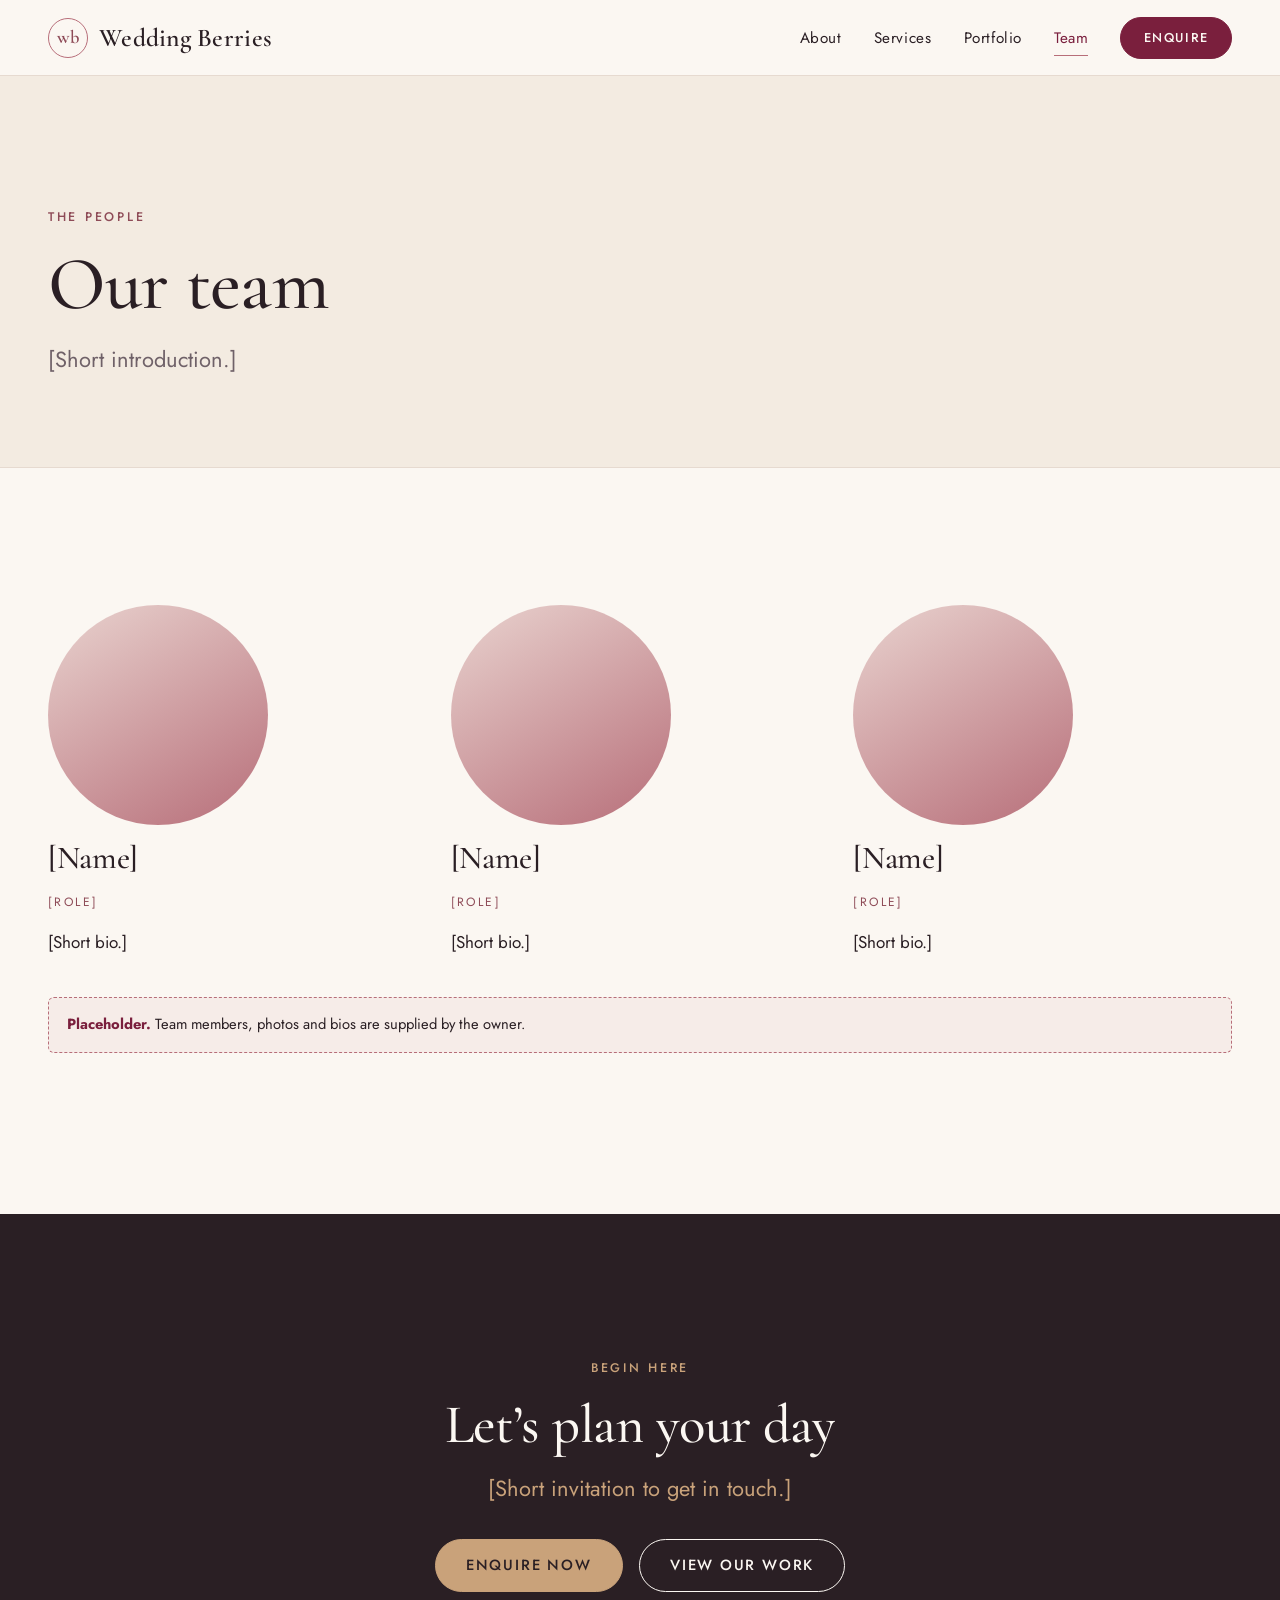
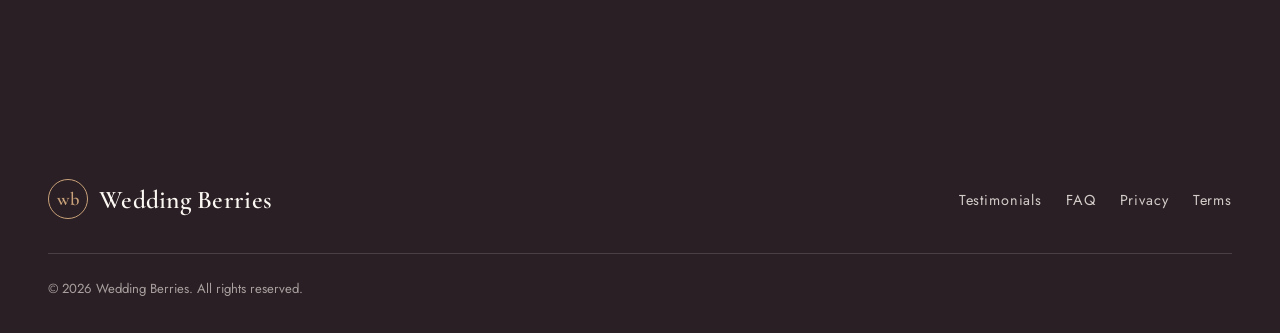
<file: team.html>
<!DOCTYPE html>
<html lang="en">
<head>
<meta charset="utf-8">
<meta name="viewport" content="width=device-width, initial-scale=1">
<title>Team | Wedding Berries</title>
<meta name="description" content="Meet the people behind Wedding Berries.">
<link rel="canonical" href="https://weddingberriesbd.com/team.html">
<meta property="og:type" content="website">
<meta property="og:site_name" content="Wedding Berries">
<meta property="og:title" content="Team | Wedding Berries">
<meta property="og:description" content="Meet the people behind Wedding Berries.">
<meta property="og:url" content="https://weddingberriesbd.com/team.html">
<meta name="theme-color" content="#FBF7F2">
<script>(function(){var r=document.documentElement,m=false;try{m=matchMedia("(prefers-reduced-motion: reduce)").matches}catch(e){}if(!m){r.classList.add("js-anim");if(r.hasAttribute("data-preload")){try{if(!sessionStorage.getItem("wb_seen")){r.classList.add("wb-preload");sessionStorage.setItem("wb_seen","1")}}catch(e){}}}setTimeout(function(){if(!window.WB||!window.WB.engineOn){r.classList.remove("js-anim","wb-preload")}},4500)})();</script>
<link rel="preconnect" href="https://fonts.googleapis.com">
<link rel="preconnect" href="https://fonts.gstatic.com" crossorigin>
<link rel="stylesheet" href="https://fonts.googleapis.com/css2?family=Cormorant+Garamond:ital,wght@0,500;0,600;1,500&family=Jost:wght@400;500&display=swap">
<link rel="stylesheet" href="assets/css/tokens.css">
<link rel="stylesheet" href="assets/css/base.css">
<link rel="stylesheet" href="assets/css/components.css">
<link rel="stylesheet" href="assets/css/animations.css">
<link rel="stylesheet" href="assets/css/features.css">
</head>
<body>

<a class="skip-link" href="#main">Skip to content</a>
<header class="site-header">
  <div class="container site-header__inner">
    <a class="brand" href="index.html" aria-label="Wedding Berries, home">
      <span class="brand__mark" aria-hidden="true">wb</span>
      <span class="brand__name">Wedding Berries</span>
    </a>
    <button class="nav-toggle" type="button" data-nav-toggle aria-expanded="false" aria-controls="site-nav" aria-label="Open menu"><span class="nav-toggle__bars"></span></button>
    <nav class="nav" id="site-nav" data-nav aria-label="Main">
      <ul class="nav__list"><li><a class="nav__link" href="about.html">About</a></li><li><a class="nav__link" href="services.html">Services</a></li><li><a class="nav__link" href="portfolio.html">Portfolio</a></li><li><a class="nav__link" href="team.html" aria-current="page">Team</a></li><li><a class="btn btn--sm" href="contact.html" data-magnetic>Enquire</a></li></ul>
    </nav>
  </div>
</header>
<main id="main">
<section class="page-hero"><div class="container">
  <span class="eyebrow" data-anim="fade-up">The people</span>
  <h1 data-anim="words" data-delay="0.1">Our team</h1>
  <p class="lead" data-anim="fade-up" data-delay="0.55">[Short introduction.]</p>
</div></section>
<section class="section"><div class="container">
  <div class="grid grid--3" data-stagger="0.15">
    <div><div class="avatar-ph"></div><h3>[Name]</h3><p class="card__kicker">[Role]</p><p>[Short bio.]</p></div><div><div class="avatar-ph"></div><h3>[Name]</h3><p class="card__kicker">[Role]</p><p>[Short bio.]</p></div><div><div class="avatar-ph"></div><h3>[Name]</h3><p class="card__kicker">[Role]</p><p>[Short bio.]</p></div>
  </div>
  <p class="placeholder-note"><strong>Placeholder.</strong> Team members, photos and bios are supplied by the owner.</p>
</div></section>
<section class="section section--dark cta" data-petals><div class="container container--narrow">
  <span class="eyebrow" data-anim="fade-up">Begin here</span>
  <h2 data-anim="words">Let’s plan your day</h2>
  <p class="lead" data-anim="fade-up" data-delay="0.25">[Short invitation to get in touch.]</p>
  <div class="btn-row" data-anim="fade-up" data-delay="0.4"><a class="btn" href="contact.html" data-magnetic data-burst>Enquire now</a><a class="btn btn--ghost" href="portfolio.html" data-magnetic>View our work</a></div>
</div></section>
</main>
<footer class="site-footer">
  <div class="container">
    <div class="site-footer__row">
      <a class="brand" href="index.html"><span class="brand__mark" aria-hidden="true">wb</span><span class="brand__name">Wedding Berries</span></a>
      <ul class="site-footer__links"><li><a href="testimonials.html">Testimonials</a></li><li><a href="faq.html">FAQ</a></li><li><a href="privacy-policy.html">Privacy</a></li><li><a href="terms.html">Terms</a></li></ul>
    </div>
    <p class="site-footer__copy">&copy; <span data-year>2026</span> Wedding Berries. All rights reserved.</p>
  </div>
</footer>
<script src="config/site-config.js" defer></script>
<script src="assets/js/animations/core.js" defer></script>
<script src="assets/js/core/main.js" defer></script>
<script src="assets/js/animations/engine.js" defer></script>
<script src="assets/js/animations/petals.js" defer></script>
<script src="assets/js/animations/preloader.js" defer></script>
<script src="assets/js/animations/interactions.js" defer></script>
</body>
</html>
</file>
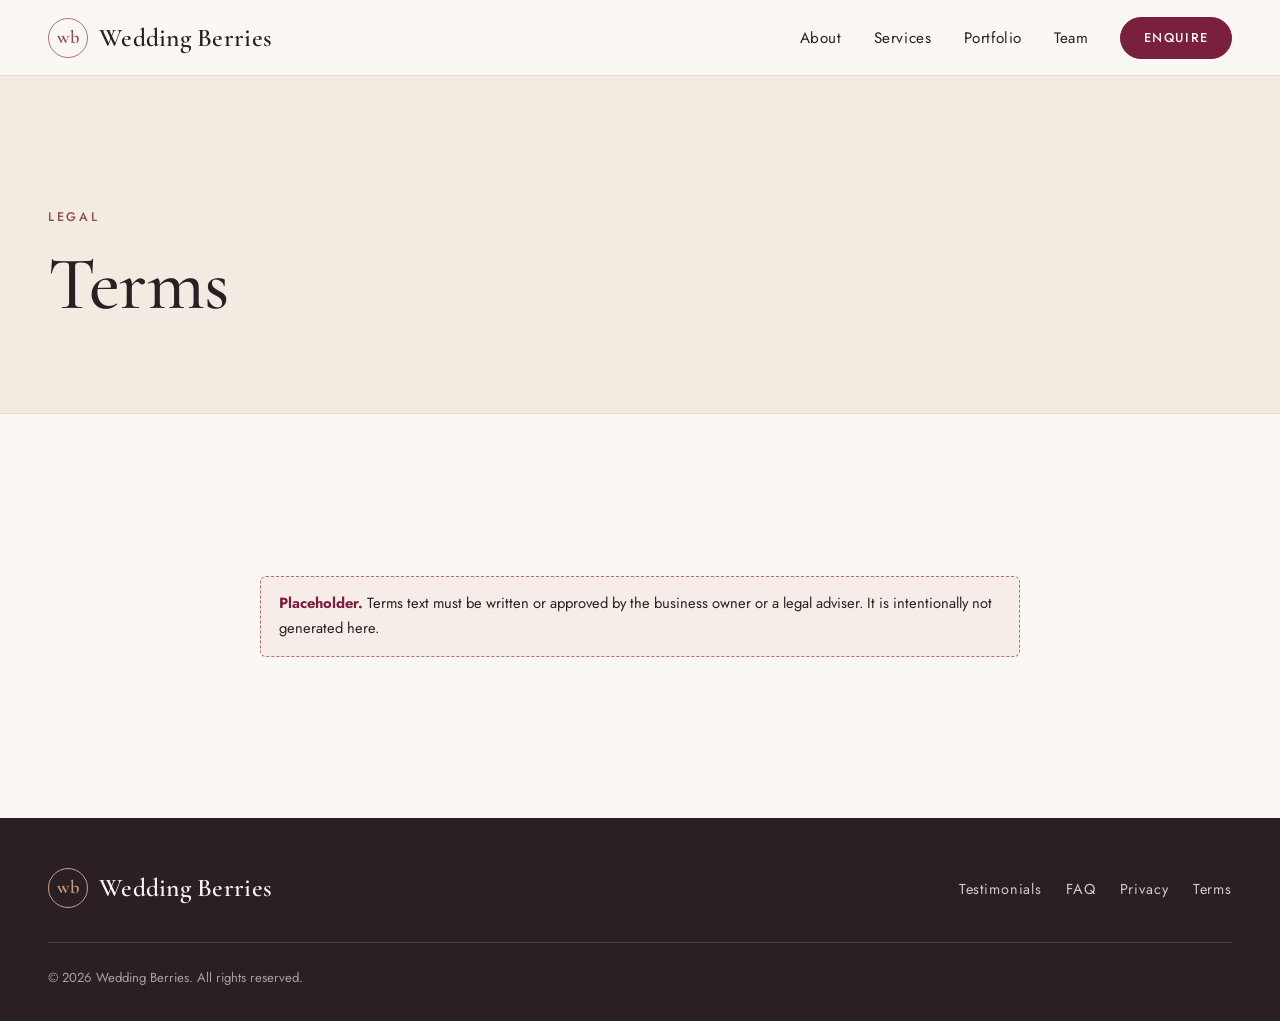
<file: terms.html>
<!DOCTYPE html>
<html lang="en">
<head>
<meta charset="utf-8">
<meta name="viewport" content="width=device-width, initial-scale=1">
<title>Terms | Wedding Berries</title>
<meta name="description" content="Terms of use for the Wedding Berries website.">
<link rel="canonical" href="https://weddingberriesbd.com/terms.html">
<meta property="og:type" content="website">
<meta property="og:site_name" content="Wedding Berries">
<meta property="og:title" content="Terms | Wedding Berries">
<meta property="og:description" content="Terms of use for the Wedding Berries website.">
<meta property="og:url" content="https://weddingberriesbd.com/terms.html">
<meta name="theme-color" content="#FBF7F2">
<script>(function(){var r=document.documentElement,m=false;try{m=matchMedia("(prefers-reduced-motion: reduce)").matches}catch(e){}if(!m){r.classList.add("js-anim");if(r.hasAttribute("data-preload")){try{if(!sessionStorage.getItem("wb_seen")){r.classList.add("wb-preload");sessionStorage.setItem("wb_seen","1")}}catch(e){}}}setTimeout(function(){if(!window.WB||!window.WB.engineOn){r.classList.remove("js-anim","wb-preload")}},4500)})();</script>
<link rel="preconnect" href="https://fonts.googleapis.com">
<link rel="preconnect" href="https://fonts.gstatic.com" crossorigin>
<link rel="stylesheet" href="https://fonts.googleapis.com/css2?family=Cormorant+Garamond:ital,wght@0,500;0,600;1,500&family=Jost:wght@400;500&display=swap">
<link rel="stylesheet" href="assets/css/tokens.css">
<link rel="stylesheet" href="assets/css/base.css">
<link rel="stylesheet" href="assets/css/components.css">
<link rel="stylesheet" href="assets/css/animations.css">
<link rel="stylesheet" href="assets/css/features.css">
</head>
<body>

<a class="skip-link" href="#main">Skip to content</a>
<header class="site-header">
  <div class="container site-header__inner">
    <a class="brand" href="index.html" aria-label="Wedding Berries, home">
      <span class="brand__mark" aria-hidden="true">wb</span>
      <span class="brand__name">Wedding Berries</span>
    </a>
    <button class="nav-toggle" type="button" data-nav-toggle aria-expanded="false" aria-controls="site-nav" aria-label="Open menu"><span class="nav-toggle__bars"></span></button>
    <nav class="nav" id="site-nav" data-nav aria-label="Main">
      <ul class="nav__list"><li><a class="nav__link" href="about.html">About</a></li><li><a class="nav__link" href="services.html">Services</a></li><li><a class="nav__link" href="portfolio.html">Portfolio</a></li><li><a class="nav__link" href="team.html">Team</a></li><li><a class="btn btn--sm" href="contact.html" data-magnetic>Enquire</a></li></ul>
    </nav>
  </div>
</header>
<main id="main">
<section class="page-hero"><div class="container">
  <span class="eyebrow" data-anim="fade-up">Legal</span>
  <h1 data-anim="words" data-delay="0.1">Terms</h1>
  
</div></section>
<section class="section"><div class="container container--narrow stack"><p class="placeholder-note"><strong>Placeholder.</strong> Terms text must be written or approved by the business owner or a legal adviser. It is intentionally not generated here.</p></div></section>
</main>
<footer class="site-footer">
  <div class="container">
    <div class="site-footer__row">
      <a class="brand" href="index.html"><span class="brand__mark" aria-hidden="true">wb</span><span class="brand__name">Wedding Berries</span></a>
      <ul class="site-footer__links"><li><a href="testimonials.html">Testimonials</a></li><li><a href="faq.html">FAQ</a></li><li><a href="privacy-policy.html">Privacy</a></li><li><a href="terms.html">Terms</a></li></ul>
    </div>
    <p class="site-footer__copy">&copy; <span data-year>2026</span> Wedding Berries. All rights reserved.</p>
  </div>
</footer>
<script src="config/site-config.js" defer></script>
<script src="assets/js/animations/core.js" defer></script>
<script src="assets/js/core/main.js" defer></script>
<script src="assets/js/animations/engine.js" defer></script>
<script src="assets/js/animations/petals.js" defer></script>
<script src="assets/js/animations/preloader.js" defer></script>
<script src="assets/js/animations/interactions.js" defer></script>
</body>
</html>
</file>
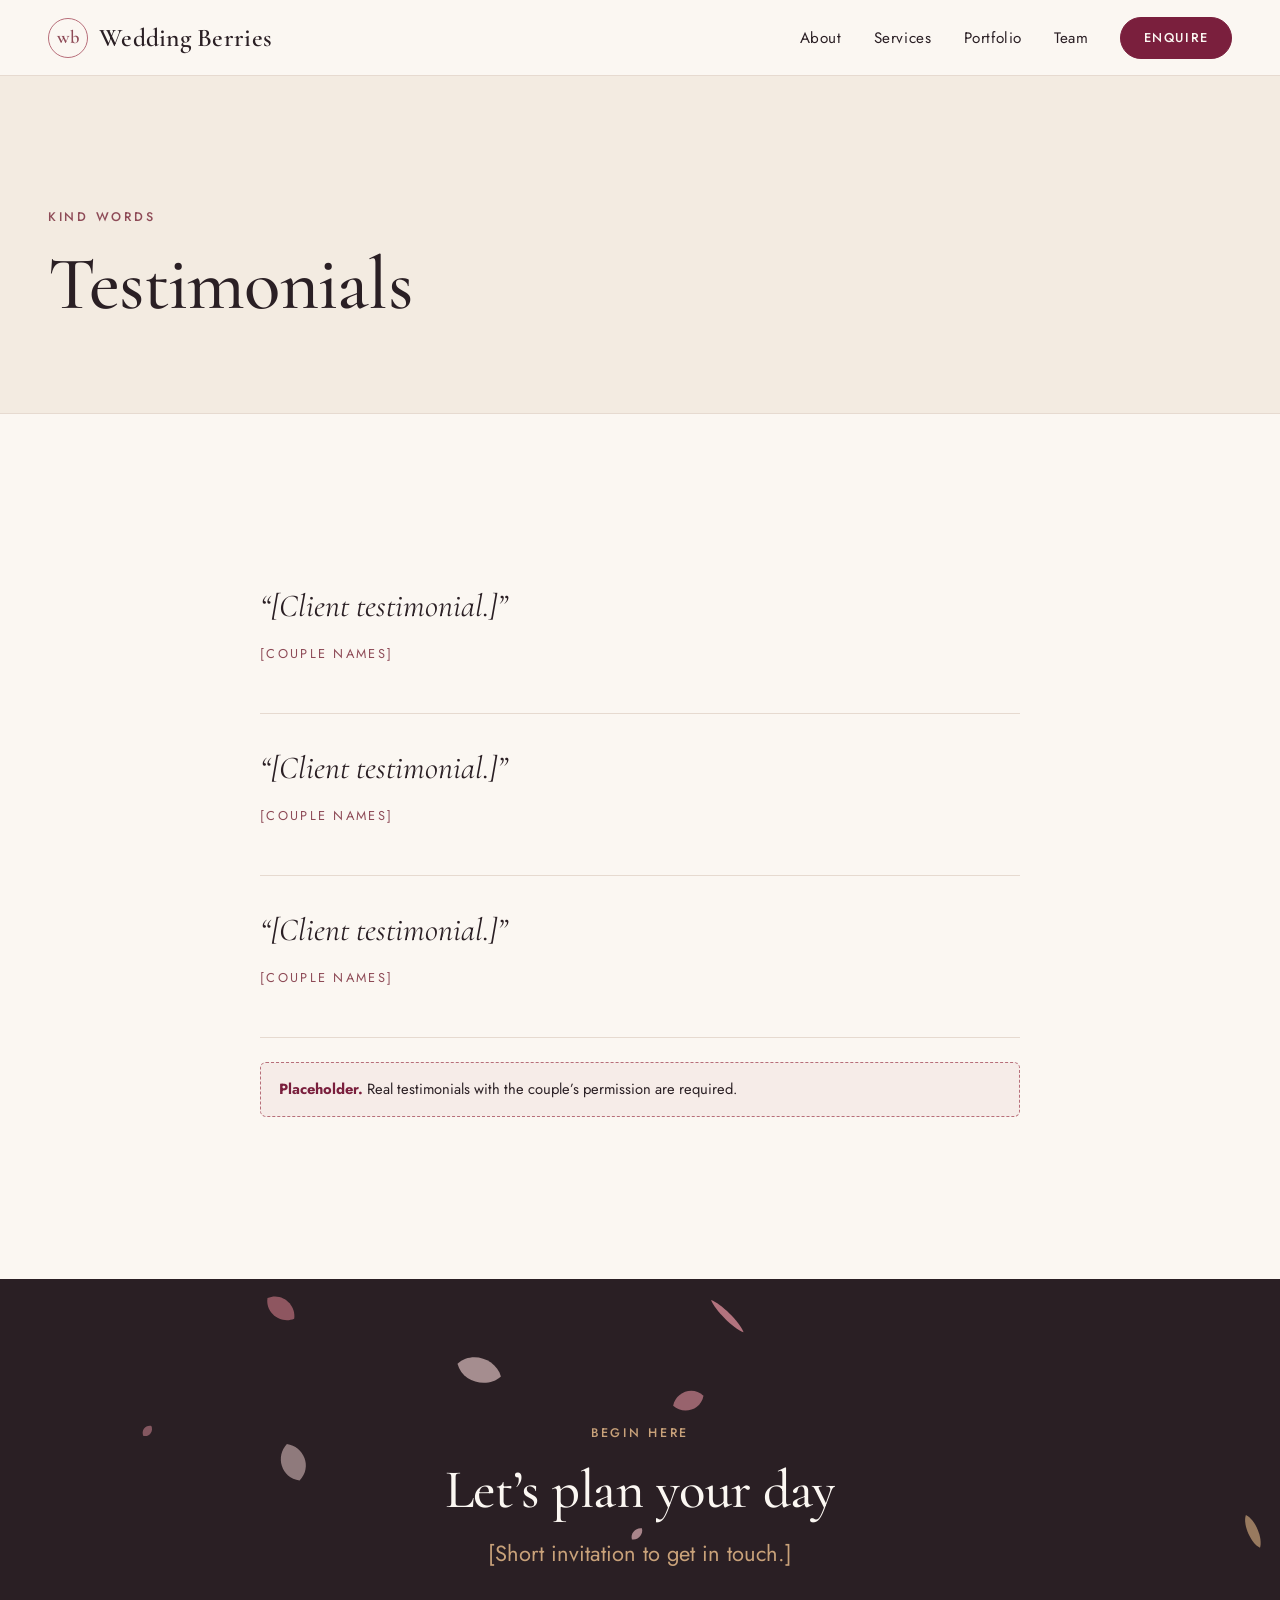
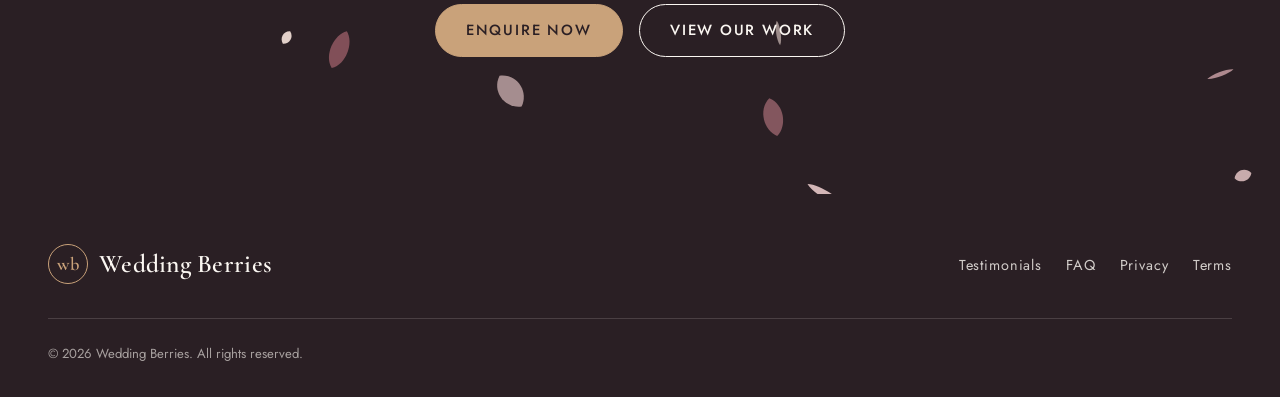
<file: testimonials.html>
<!DOCTYPE html>
<html lang="en">
<head>
<meta charset="utf-8">
<meta name="viewport" content="width=device-width, initial-scale=1">
<title>Testimonials | Wedding Berries</title>
<meta name="description" content="Kind words from Wedding Berries couples.">
<link rel="canonical" href="https://weddingberriesbd.com/testimonials.html">
<meta property="og:type" content="website">
<meta property="og:site_name" content="Wedding Berries">
<meta property="og:title" content="Testimonials | Wedding Berries">
<meta property="og:description" content="Kind words from Wedding Berries couples.">
<meta property="og:url" content="https://weddingberriesbd.com/testimonials.html">
<meta name="theme-color" content="#FBF7F2">
<script>(function(){var r=document.documentElement,m=false;try{m=matchMedia("(prefers-reduced-motion: reduce)").matches}catch(e){}if(!m){r.classList.add("js-anim");if(r.hasAttribute("data-preload")){try{if(!sessionStorage.getItem("wb_seen")){r.classList.add("wb-preload");sessionStorage.setItem("wb_seen","1")}}catch(e){}}}setTimeout(function(){if(!window.WB||!window.WB.engineOn){r.classList.remove("js-anim","wb-preload")}},4500)})();</script>
<link rel="preconnect" href="https://fonts.googleapis.com">
<link rel="preconnect" href="https://fonts.gstatic.com" crossorigin>
<link rel="stylesheet" href="https://fonts.googleapis.com/css2?family=Cormorant+Garamond:ital,wght@0,500;0,600;1,500&family=Jost:wght@400;500&display=swap">
<link rel="stylesheet" href="assets/css/tokens.css">
<link rel="stylesheet" href="assets/css/base.css">
<link rel="stylesheet" href="assets/css/components.css">
<link rel="stylesheet" href="assets/css/animations.css">
<link rel="stylesheet" href="assets/css/features.css">
</head>
<body>

<a class="skip-link" href="#main">Skip to content</a>
<header class="site-header">
  <div class="container site-header__inner">
    <a class="brand" href="index.html" aria-label="Wedding Berries, home">
      <span class="brand__mark" aria-hidden="true">wb</span>
      <span class="brand__name">Wedding Berries</span>
    </a>
    <button class="nav-toggle" type="button" data-nav-toggle aria-expanded="false" aria-controls="site-nav" aria-label="Open menu"><span class="nav-toggle__bars"></span></button>
    <nav class="nav" id="site-nav" data-nav aria-label="Main">
      <ul class="nav__list"><li><a class="nav__link" href="about.html">About</a></li><li><a class="nav__link" href="services.html">Services</a></li><li><a class="nav__link" href="portfolio.html">Portfolio</a></li><li><a class="nav__link" href="team.html">Team</a></li><li><a class="btn btn--sm" href="contact.html" data-magnetic>Enquire</a></li></ul>
    </nav>
  </div>
</header>
<main id="main">
<section class="page-hero"><div class="container">
  <span class="eyebrow" data-anim="fade-up">Kind words</span>
  <h1 data-anim="words" data-delay="0.1">Testimonials</h1>
  
</div></section>
<section class="section"><div class="container container--narrow">
  <div data-anim="fade-up" style="padding-block:2rem;border-bottom:1px solid var(--color-border)"><p class="quote">&ldquo;[Client testimonial.]&rdquo;</p><p class="quote-by">[Couple names]</p></div><div data-anim="fade-up" style="padding-block:2rem;border-bottom:1px solid var(--color-border)"><p class="quote">&ldquo;[Client testimonial.]&rdquo;</p><p class="quote-by">[Couple names]</p></div><div data-anim="fade-up" style="padding-block:2rem;border-bottom:1px solid var(--color-border)"><p class="quote">&ldquo;[Client testimonial.]&rdquo;</p><p class="quote-by">[Couple names]</p></div>
  <p class="placeholder-note"><strong>Placeholder.</strong> Real testimonials with the couple’s permission are required.</p>
</div></section>
<section class="section section--dark cta" data-petals><div class="container container--narrow">
  <span class="eyebrow" data-anim="fade-up">Begin here</span>
  <h2 data-anim="words">Let’s plan your day</h2>
  <p class="lead" data-anim="fade-up" data-delay="0.25">[Short invitation to get in touch.]</p>
  <div class="btn-row" data-anim="fade-up" data-delay="0.4"><a class="btn" href="contact.html" data-magnetic data-burst>Enquire now</a><a class="btn btn--ghost" href="portfolio.html" data-magnetic>View our work</a></div>
</div></section>
</main>
<footer class="site-footer">
  <div class="container">
    <div class="site-footer__row">
      <a class="brand" href="index.html"><span class="brand__mark" aria-hidden="true">wb</span><span class="brand__name">Wedding Berries</span></a>
      <ul class="site-footer__links"><li><a href="testimonials.html">Testimonials</a></li><li><a href="faq.html">FAQ</a></li><li><a href="privacy-policy.html">Privacy</a></li><li><a href="terms.html">Terms</a></li></ul>
    </div>
    <p class="site-footer__copy">&copy; <span data-year>2026</span> Wedding Berries. All rights reserved.</p>
  </div>
</footer>
<script src="config/site-config.js" defer></script>
<script src="assets/js/animations/core.js" defer></script>
<script src="assets/js/core/main.js" defer></script>
<script src="assets/js/animations/engine.js" defer></script>
<script src="assets/js/animations/petals.js" defer></script>
<script src="assets/js/animations/preloader.js" defer></script>
<script src="assets/js/animations/interactions.js" defer></script>
</body>
</html>
</file>
<file: assets/css/tokens.css>
/* Wedding Berries design tokens (Phase 02). Single source of truth for the design system.
   The Admin "Advanced Settings Editor" will later write overrides to these same variables. */
:root {
  color-scheme: light;
  /* Colour: neutrals */
  --wb-ivory: #FBF7F2;      /* page background */
  --wb-cream: #F3EBE1;      /* alternate section background */
  --wb-line: #E6DAD0;       /* borders, dividers */
  --wb-ink: #2A1F24;        /* primary text, dark sections */
  --wb-muted: #6F6168;      /* secondary text (5.5:1 on ivory) */

  /* Colour: brand */
  --wb-berry: #7A1F3D;      /* primary brand, buttons, links (9.4:1 on ivory) */
  --wb-berry-deep: #5A1530; /* hover / pressed */
  --wb-rose: #B76E79;       /* rose-gold: decoration and LARGE text only (3.6:1) */
  --wb-rose-text: #8E4B57;  /* rose-gold safe for body-size text (6.0:1) */
  --wb-gold: #C9A27A;       /* fine detail; on dark sections only (6.8:1 on ink) */

  /* Semantic */
  --color-bg: var(--wb-ivory);
  --color-bg-alt: var(--wb-cream);
  --color-bg-dark: var(--wb-ink);
  --color-text: var(--wb-ink);
  --color-text-soft: var(--wb-muted);
  --color-text-on-dark: var(--wb-ivory);
  --color-accent: var(--wb-berry);
  --color-accent-hover: var(--wb-berry-deep);
  --color-border: var(--wb-line);
  --color-focus: #1F5FBF;

  /* Typography */
  --font-display: "Cormorant Garamond", "Cormorant", Georgia, "Times New Roman", serif;
  --font-body: "Jost", system-ui, -apple-system, "Segoe UI", Roboto, Helvetica, Arial, sans-serif;

  --fs-eyebrow: 0.78rem;
  --fs-body: 1.0625rem;
  --fs-lead: clamp(1.125rem, 1.05rem + 0.4vw, 1.375rem);
  --fs-h3: calc(clamp(1.5rem, 1.3rem + 1vw, 2rem) * var(--h-scale, 1));
  --fs-h2: calc(clamp(2rem, 1.5rem + 2.4vw, 3.5rem) * var(--h-scale, 1));
  --fs-h1: calc(clamp(2.6rem, 1.6rem + 5vw, 6rem) * var(--h-scale, 1));
  --w-head: 500;   /* heading weight, set from the chosen display font */
  --w-brand: 600;  /* wordmark weight */
  --logo-h: 46px;
  --lh-tight: 1.08;
  --lh-body: 1.7;
  --tracking-eyebrow: 0.22em;

  /* Spacing scale (8px base) */
  --space-1: 0.5rem;
  --space-2: 1rem;
  --space-3: 1.5rem;
  --space-4: 2rem;
  --space-5: 3rem;
  --space-6: 4.5rem;
  --space-7: clamp(4.5rem, 3rem + 7vw, 9rem);  /* section padding */

  /* Layout */
  --container: 1240px;
  --container-narrow: 760px;
  --gutter: clamp(1.25rem, 0.5rem + 3.5vw, 3rem);
  --header-h: 76px;

  /* Shape and depth */
  --radius-sm: 2px;
  --radius-md: 6px;
  --radius-pill: 999px;
  --shadow-soft: 0 10px 40px rgba(42, 31, 36, 0.08);

  /* Motion (Phase 04 will build on these) */
  --ease-out: cubic-bezier(0.22, 1, 0.36, 1);
  --dur-fast: 0.2s;
  --dur-base: 0.5s;
  --dur-slow: 1.1s;
}
</file>
<file: assets/css/base.css>
/* Reset, typography and layout primitives */
*, *::before, *::after { box-sizing: border-box; }
html { -webkit-text-size-adjust: 100%; scroll-behavior: smooth; scroll-padding-top: var(--header-h); }
body {
  margin: 0; background: var(--color-bg); color: var(--color-text);
  font-family: var(--font-body); font-size: var(--fs-body); line-height: var(--lh-body);
  -webkit-font-smoothing: antialiased; text-rendering: optimizeLegibility;
}
img, picture, video, svg { display: block; max-width: 100%; height: auto; }
a { color: var(--color-accent); text-underline-offset: 0.2em; }
a:hover { color: var(--color-accent-hover); }
:focus-visible { outline: 3px solid var(--color-focus); outline-offset: 3px; }
h1, h2, h3, h4 { font-family: var(--font-display); font-weight: var(--w-head, 500); line-height: var(--lh-tight); margin: 0 0 var(--space-2); letter-spacing: -0.01em; }
h1 { font-size: var(--fs-h1); }
h2 { font-size: var(--fs-h2); }
h3 { font-size: var(--fs-h3); }
p { margin: 0 0 var(--space-2); }
ul, ol { margin: 0; padding: 0; }
.lead { font-size: var(--fs-lead); color: var(--color-text-soft); max-width: 40em; }

.container { width: 100%; max-width: calc(var(--container) + var(--gutter) * 2); margin-inline: auto; padding-inline: var(--gutter); }
.container--narrow { max-width: calc(var(--container-narrow) + var(--gutter) * 2); }
.section { padding-block: var(--space-7); }
.section--alt { background: var(--color-bg-alt); }
.section--dark { background: var(--color-bg-dark); color: var(--color-text-on-dark); }
.section--dark .lead, .section--dark .eyebrow { color: var(--wb-gold); }
.section--dark a { color: var(--wb-gold); }

.eyebrow {
  display: inline-block; font-family: var(--font-body); font-size: var(--fs-eyebrow); font-weight: 500;
  letter-spacing: var(--tracking-eyebrow); text-transform: uppercase; color: var(--wb-rose-text); margin-bottom: var(--space-2);
}
.section-head { max-width: 46rem; margin-bottom: var(--space-5); }
.section-head--center { margin-inline: auto; text-align: center; }
.stack > * + * { margin-top: var(--space-2); }

.skip-link { position: absolute; left: -999px; top: 0; background: var(--wb-ink); color: var(--wb-ivory); padding: 0.75rem 1rem; z-index: 200; }
.skip-link:focus { left: 0; }
.visually-hidden { position: absolute; width: 1px; height: 1px; overflow: hidden; clip: rect(0 0 0 0); white-space: nowrap; }

@media (prefers-reduced-motion: reduce) {
  html { scroll-behavior: auto; }
  *, *::before, *::after { animation-duration: 0.001ms !important; animation-iteration-count: 1 !important; transition-duration: 0.001ms !important; }
}
</file>
<file: assets/css/components.css>
/* Reusable components (Phase 03). Each block maps to a section type in the future component registry. */

/* ---------- Header / navigation ---------- */
.site-header { position: sticky; top: 0; z-index: 100; height: var(--header-h); border-bottom: 1px solid var(--color-border); }
/* Blur lives on a pseudo-element: backdrop-filter on the header itself would trap the fixed mobile menu inside it. */
.site-header::before { content: ""; position: absolute; inset: 0; z-index: -1; background: rgba(251, 247, 242, 0.92); backdrop-filter: blur(10px); }
.site-header__inner { height: 100%; display: flex; align-items: center; justify-content: space-between; gap: var(--space-3); }
.brand { display: inline-flex; align-items: center; gap: 0.7rem; text-decoration: none; color: var(--color-text); }
.brand__mark { width: 40px; height: 40px; border-radius: 50%; border: 1.5px solid var(--wb-rose); display: grid; place-items: center; font-family: var(--font-display); font-size: 1.15rem; font-weight: 600; color: var(--wb-rose-text); letter-spacing: 0.02em; }
.brand__name { font-family: var(--font-display); font-size: 1.6rem; font-weight: var(--w-brand, 600); letter-spacing: 0.01em; }
.brand__logo { display: block; height: var(--logo-h, 46px); width: auto; max-width: 220px; object-fit: contain; }
.brand__logo--white { filter: brightness(0) invert(1); }
.site-footer .brand__logo { height: calc(var(--logo-h, 46px) * 0.9); }
.nav { display: none; }
.nav__list { list-style: none; display: flex; align-items: center; gap: var(--space-4); }
.nav__link { font-size: 0.95rem; letter-spacing: 0.04em; text-decoration: none; color: var(--color-text); padding-block: 0.4rem; border-bottom: 1px solid transparent; }
.nav__link:hover, .nav__link[aria-current="page"] { color: var(--color-accent); border-bottom-color: var(--wb-rose); }
.nav-toggle { background: none; border: 1px solid var(--color-border); border-radius: var(--radius-md); width: 44px; height: 44px; display: grid; place-items: center; cursor: pointer; color: var(--color-text); }
.nav-toggle__bars, .nav-toggle__bars::before, .nav-toggle__bars::after { display: block; width: 20px; height: 1.5px; background: currentColor; content: ""; position: relative; transition: transform var(--dur-fast), background var(--dur-fast); }
.nav-toggle__bars::before { position: absolute; top: -6px; }
.nav-toggle__bars::after { position: absolute; top: 6px; }
.nav-toggle[aria-expanded="true"] .nav-toggle__bars { background: transparent; }
.nav-toggle[aria-expanded="true"] .nav-toggle__bars::before { top: 0; transform: rotate(45deg); }
.nav-toggle[aria-expanded="true"] .nav-toggle__bars::after { top: 0; transform: rotate(-45deg); }
.nav.is-open { display: block; position: fixed; inset: var(--header-h) 0 0 0; background: var(--color-bg); padding: var(--space-5) var(--gutter); overflow-y: auto; }
.nav.is-open .nav__list { flex-direction: column; align-items: flex-start; gap: var(--space-3); }
.nav.is-open .nav__link { font-family: var(--font-display); font-size: 2rem; }
@media (min-width: 960px) {
  .nav { display: block; }
  .nav-toggle { display: none; }
}

/* ---------- Buttons ---------- */
.btn { display: inline-flex; align-items: center; justify-content: center; gap: 0.6rem; min-height: 48px; padding: 0.8rem 1.9rem; border: 1px solid var(--color-accent); border-radius: var(--radius-pill); background: var(--color-accent); color: var(--wb-ivory); font-family: var(--font-body); font-size: 0.92rem; font-weight: 500; letter-spacing: 0.12em; text-transform: uppercase; text-decoration: none; cursor: pointer; transition: background var(--dur-fast), color var(--dur-fast), border-color var(--dur-fast); }
.btn:hover { background: var(--color-accent-hover); border-color: var(--color-accent-hover); color: var(--wb-ivory); }
.btn--ghost { background: transparent; color: var(--color-accent); }
.btn--ghost:hover { background: var(--color-accent); color: var(--wb-ivory); }
.btn--sm { min-height: 42px; padding: 0.55rem 1.4rem; font-size: 0.8rem; }
.section--dark .btn { background: var(--wb-gold); border-color: var(--wb-gold); color: var(--wb-ink); }
.section--dark .btn:hover { background: var(--wb-ivory); border-color: var(--wb-ivory); color: var(--wb-ink); }
.section--dark .btn--ghost { background: transparent; color: var(--wb-ivory); border-color: var(--wb-ivory); }
.btn-row { display: flex; flex-wrap: wrap; gap: var(--space-2); margin-top: var(--space-4); }
.text-link { display: inline-block; font-size: 0.9rem; letter-spacing: 0.12em; text-transform: uppercase; text-decoration: underline; text-decoration-color: var(--wb-rose); text-underline-offset: 0.45em; padding-block: 0.8rem; }

/* ---------- Hero ---------- */
.hero { position: relative; min-height: calc(100svh - var(--header-h)); display: grid; align-items: center; padding-block: var(--space-6); color: var(--wb-ivory); background: radial-gradient(120% 90% at 85% 10%, rgba(183, 110, 121, 0.55), transparent 55%), linear-gradient(160deg, #5A1530 0%, #3A1424 55%, #2A1F24 100%); overflow: hidden; }
.hero__overlay { position: absolute; inset: 0; background: rgba(42, 31, 36, 0.35); pointer-events: none; }
.hero .container { position: relative; }
.hero .eyebrow { color: var(--wb-gold); }
.hero h1 { max-width: 16ch; }
.hero .lead { color: rgba(251, 247, 242, 0.85); }
.hero .btn { background: var(--wb-gold); border-color: var(--wb-gold); color: var(--wb-ink); }
.hero .btn:hover { background: var(--wb-ivory); border-color: var(--wb-ivory); }
.hero .btn--ghost { background: transparent; border-color: var(--wb-ivory); color: var(--wb-ivory); }
.hero .btn--ghost:hover { background: var(--wb-ivory); color: var(--wb-ink); }
.hero__scroll { position: absolute; left: var(--gutter); bottom: var(--space-3); font-size: 0.72rem; letter-spacing: 0.3em; text-transform: uppercase; color: rgba(251, 247, 242, 0.7); }

.page-hero { padding-block: clamp(4rem, 3rem + 6vw, 8rem) var(--space-6); background: var(--color-bg-alt); border-bottom: 1px solid var(--color-border); }
.page-hero h1 { font-size: clamp(2.4rem, 1.5rem + 4vw, 4.75rem); max-width: 18ch; }

/* ---------- Marquee (CSS only; GSAP version arrives in Phase 04) ---------- */
.marquee { overflow: hidden; background: var(--wb-ink); color: var(--wb-ivory); padding-block: 1.1rem; border-block: 1px solid rgba(201, 162, 122, 0.4); }
.marquee__track { display: flex; width: max-content; animation: wb-marquee 38s linear infinite; }
.marquee__item { font-family: var(--font-display); font-size: clamp(1.25rem, 1rem + 1vw, 1.9rem); font-style: italic; white-space: nowrap; padding-inline: 1.5rem; }
.marquee__item::after { content: "\2726"; margin-left: 3rem; color: var(--wb-gold); font-style: normal; font-size: 0.8em; }
@keyframes wb-marquee { to { transform: translateX(-50%); } }

/* ---------- Statistics ---------- */
.stats { display: grid; grid-template-columns: repeat(2, 1fr); gap: var(--space-4) var(--space-3); }
.stat__value { font-family: var(--font-display); font-size: clamp(2.6rem, 2rem + 3vw, 4.5rem); line-height: 1; color: var(--wb-berry); }
.stat__label { font-size: 0.85rem; letter-spacing: 0.16em; text-transform: uppercase; color: var(--color-text-soft); margin-top: 0.5rem; }
@media (min-width: 760px) { .stats { grid-template-columns: repeat(4, 1fr); } }

/* ---------- Numbered list (services, process) ---------- */
.numbered { list-style: none; border-top: 1px solid var(--color-border); }
.numbered__item { display: grid; grid-template-columns: 3.5rem 1fr; gap: var(--space-2) var(--space-3); padding-block: var(--space-4); border-bottom: 1px solid var(--color-border); }
.numbered__num { font-family: var(--font-display); font-size: 1.6rem; color: var(--wb-rose); }
.numbered__title { margin-bottom: 0.4rem; font-size: var(--fs-h3); }
.numbered__item p { grid-column: 2; min-width: 0; color: var(--color-text-soft); margin: 0; max-width: 46em; } /* phone: sits under the title, not in the narrow number column */
@media (min-width: 860px) {
  .numbered__item { grid-template-columns: 5rem 1fr 1.4fr; align-items: baseline; }
  .numbered__item p { grid-column: auto; }
  .numbered__title { margin: 0; }
}

/* ---------- Card grid / portfolio ---------- */
.grid { display: grid; gap: var(--space-4) var(--space-3); grid-template-columns: 1fr; }
@media (min-width: 640px) { .grid--2, .grid--3 { grid-template-columns: repeat(2, 1fr); } }
@media (min-width: 960px) { .grid--3 { grid-template-columns: repeat(3, 1fr); } .grid--4 { grid-template-columns: repeat(4, 1fr); } }
.card { display: block; text-decoration: none; color: inherit; }
.card__media { aspect-ratio: 4 / 5; border-radius: var(--radius-sm); overflow: hidden; background: linear-gradient(150deg, #E9D3CF, #C9A27A 140%); position: relative; }
.card__media--wide { aspect-ratio: 3 / 2; }
.card__media img { width: 100%; height: 100%; object-fit: cover; }
.card__meta { padding-top: var(--space-2); }
.card__kicker { font-size: 0.75rem; letter-spacing: 0.2em; text-transform: uppercase; color: var(--wb-rose-text); }
.card__title { font-size: 1.6rem; margin: 0.25rem 0 0; }
.card:hover .card__title { color: var(--color-accent); }
.card__body { background: #fff; border: 1px solid var(--color-border); padding: var(--space-4); height: 100%; }
.card__body p { color: var(--color-text-soft); }
.avatar-ph { aspect-ratio: 1; border-radius: 50%; background: linear-gradient(150deg, #E9D3CF, #B76E79); max-width: 220px; margin-bottom: var(--space-2); }

/* ---------- Split layout ---------- */
.split { display: grid; gap: var(--space-5); align-items: center; }
@media (min-width: 900px) { .split { grid-template-columns: 1fr 1fr; gap: var(--space-6); } .split--reverse > :first-child { order: 2; } }
.split__media { aspect-ratio: 4 / 5; border-radius: var(--radius-sm); background: linear-gradient(150deg, #E9D3CF, #C9A27A 140%); }

/* ---------- CTA band ---------- */
.cta { text-align: center; }
.cta h2 { max-width: 18ch; margin-inline: auto; }
.cta .lead { margin-inline: auto; }
.cta .btn-row { justify-content: center; }

/* ---------- FAQ accordion (native <details>, works without JS) ---------- */
.faq { border-top: 1px solid var(--color-border); }
.faq details { border-bottom: 1px solid var(--color-border); }
.faq summary { list-style: none; cursor: pointer; padding: var(--space-3) 0; font-family: var(--font-display); font-size: 1.5rem; display: flex; justify-content: space-between; gap: var(--space-2); }
.faq summary::-webkit-details-marker { display: none; }
.faq summary::after { content: "+"; color: var(--wb-rose); font-size: 1.8rem; line-height: 1; transition: transform var(--dur-fast); }
.faq details[open] summary::after { transform: rotate(45deg); }
.faq details > div { padding-bottom: var(--space-3); color: var(--color-text-soft); max-width: 46em; }

/* ---------- Testimonial ---------- */
.quote { font-family: var(--font-display); font-size: clamp(1.4rem, 1.1rem + 1.2vw, 2rem); line-height: 1.35; font-style: italic; margin: 0 0 var(--space-2); }
.quote-by { font-size: 0.8rem; letter-spacing: 0.18em; text-transform: uppercase; color: var(--wb-rose-text); }

/* ---------- Placeholder notice (remove once real content exists) ---------- */
.placeholder-note { border: 1px dashed var(--wb-rose); background: rgba(183, 110, 121, 0.08); color: var(--wb-ink); padding: 0.9rem 1.1rem; font-size: 0.92rem; border-radius: var(--radius-md); margin-block: var(--space-3); }
.placeholder-note strong { color: var(--wb-berry); }

/* ---------- Footer ---------- */
.site-footer { background: var(--wb-ink); color: rgba(251, 247, 242, 0.8); padding-block: var(--space-5) var(--space-4); }
.site-footer .brand { color: var(--wb-ivory); }
.site-footer .brand__mark { color: var(--wb-gold); border-color: var(--wb-gold); }
.site-footer__row { display: flex; flex-direction: column; gap: var(--space-3); align-items: flex-start; }
.site-footer__links { list-style: none; display: flex; flex-wrap: wrap; gap: var(--space-1) var(--space-3); }
.site-footer__links a { color: rgba(251, 247, 242, 0.8); text-decoration: none; font-size: 0.9rem; letter-spacing: 0.06em; }
.site-footer__links a:hover { color: var(--wb-gold); }
.site-footer__copy { margin: var(--space-4) 0 0; padding-top: var(--space-3); border-top: 1px solid rgba(251, 247, 242, 0.15); font-size: 0.82rem; color: rgba(251, 247, 242, 0.6); }
@media (min-width: 860px) { .site-footer__row { flex-direction: row; justify-content: space-between; align-items: center; } }
</file>
<file: assets/css/animations.css>
/* Animation styles. Hidden "from" states apply ONLY when html.js-anim is set by the head script
   (JS on, no reduced-motion). Otherwise every element is simply visible. */
[hidden] { display: none !important; }
body { animation: wb-page-in 0.7s var(--ease-out) both; }
body.is-leaving { opacity: 0; transition: opacity 0.32s ease; }
@keyframes wb-page-in { from { opacity: 0; } to { opacity: 1; } }

/* ---------- Reveal variants ---------- */
.js-anim [data-anim] { opacity: 0; transition: opacity var(--dur-slow) var(--ease-out), transform var(--dur-slow) var(--ease-out), clip-path 1.4s var(--ease-out); transition-delay: var(--d, 0s); }
.js-anim [data-anim="fade-up"] { transform: translate3d(0, 44px, 0); }
.js-anim [data-anim="fade-down"] { transform: translate3d(0, -36px, 0); }
.js-anim [data-anim="fade-left"] { transform: translate3d(-48px, 0, 0); }
.js-anim [data-anim="fade-right"] { transform: translate3d(48px, 0, 0); }
.js-anim [data-anim="zoom-in"] { transform: scale(0.9); }
.js-anim [data-anim].is-in { opacity: 1; transform: none; }

/* Image curtain reveal: the frame opens while the picture settles */
.js-anim [data-anim="clip-up"] { opacity: 1; clip-path: inset(100% 0 0 0); }
.js-anim [data-anim="clip-up"] img { transform: scale(1.25); transition: transform 1.8s var(--ease-out); transition-delay: var(--d, 0s); }
.js-anim [data-anim="clip-up"].is-in { clip-path: inset(0 0 0 0); }
.js-anim [data-anim="clip-up"].is-in img { transform: scale(1); }

/* Masked word-by-word headline reveal */
.js-anim [data-anim="words"] { opacity: 1; }
.word { display: inline-block; overflow: hidden; vertical-align: top; padding-bottom: 0.14em; margin-bottom: -0.14em; }
.word > span { display: inline-block; }
.js-anim [data-anim="words"] .word > span { transform: translate3d(0, 112%, 0) rotate(4deg); transition: transform 1.1s var(--ease-out); transition-delay: calc(var(--d, 0s) + var(--i) * 70ms); transform-origin: left bottom; }
.js-anim [data-anim="words"].is-in .word > span { transform: none; }

/* Divider that draws itself */
[data-draw] { display: block; height: 1px; background: var(--wb-rose); width: 100%; border: 0; }
.js-anim [data-draw] { transform: scaleX(0); transform-origin: left; transition: transform 1.6s var(--ease-out); }
.js-anim [data-draw].is-in { transform: scaleX(1); }

/* ---------- Scroll progress ---------- */
.scroll-progress { position: fixed; inset: 0 0 auto 0; height: 3px; z-index: 300; transform-origin: left; transform: scaleX(0); background: linear-gradient(90deg, var(--wb-rose), var(--wb-berry), var(--wb-gold)); pointer-events: none; }

/* ---------- Smart header ---------- */
.site-header { transition: transform 0.45s var(--ease-out), box-shadow 0.3s; }
.site-header.is-hidden { transform: translateY(-100%); }
.site-header.is-scrolled { box-shadow: 0 6px 30px rgba(42, 31, 36, 0.07); }

/* ---------- Preloader ---------- */
.preloader { display: none; position: fixed; inset: 0; z-index: 1000; background: var(--wb-ivory); place-items: center; transition: transform 1s var(--ease-out); }
.wb-preload .preloader { display: grid; }
.wb-preload body { overflow: hidden; }
.preloader.is-done { transform: translateY(-100%); }
.preloader__stage { position: relative; width: min(38vw, 190px); }
.preloader__mark { width: 100%; height: auto; display: block; }
.preloader__logo { position: absolute; inset: 0; margin: auto; max-width: 58%; max-height: 58%; object-fit: contain; opacity: 0; animation: wb-fade 0.9s ease 0.9s forwards; }
.preloader__ring { fill: none; stroke: var(--wb-rose); stroke-width: 1.6; stroke-dasharray: 316; stroke-dashoffset: 316; animation: wb-draw 1.5s var(--ease-out) 0.1s forwards; transform: rotate(-90deg); transform-origin: center; }
.preloader__text { font-family: var(--font-display); font-size: 40px; font-weight: var(--w-brand, 600); fill: var(--wb-berry); opacity: 0; animation: wb-fade 0.9s ease 0.9s forwards; }
.preloader__name { position: absolute; bottom: 14vh; font-family: var(--font-body); font-size: 0.72rem; letter-spacing: 0.4em; text-transform: uppercase; color: var(--wb-muted); opacity: 0; animation: wb-fade 0.9s ease 1.1s forwards; }
@keyframes wb-draw { to { stroke-dashoffset: 0; } }
@keyframes wb-breathe { 0%, 100% { transform: scale(1); } 50% { transform: scale(1.045); } }
.preloader__stage { animation: wb-breathe 3.6s ease-in-out 1.7s infinite; }
@keyframes wb-fade { to { opacity: 1; } }

/* ---------- Hero atmosphere ---------- */
.petals-canvas { position: absolute; inset: 0; width: 100%; height: 100%; pointer-events: none; z-index: 1; }
.hero .container, .cta .container { z-index: 2; }
.hero__glow { position: absolute; border-radius: 50%; filter: blur(70px); pointer-events: none; opacity: 0.55; }
.hero__glow--a { width: 46vw; height: 46vw; right: -10vw; top: -12vw; background: rgba(183, 110, 121, 0.7); animation: wb-drift 16s ease-in-out infinite alternate; }
.hero__glow--b { width: 34vw; height: 34vw; left: -8vw; bottom: -10vw; background: rgba(201, 162, 122, 0.45); animation: wb-drift 21s ease-in-out infinite alternate-reverse; }
@keyframes wb-drift { from { transform: translate3d(0, 0, 0) scale(1); } to { transform: translate3d(5vw, 4vw, 0) scale(1.18); } }
.hero__scroll { display: flex; align-items: center; gap: 0.8rem; z-index: 2; }
.hero__scroll::after { content: ""; width: 1px; height: 46px; background: linear-gradient(var(--wb-gold), transparent); animation: wb-scroll-line 2.2s ease-in-out infinite; transform-origin: top; }
@keyframes wb-scroll-line { 0% { transform: scaleY(0); } 50% { transform: scaleY(1); } 100% { transform: scaleY(1); opacity: 0; } }
.hero__inner { will-change: transform, opacity; }

/* ---------- Cursor ---------- */
.cursor { position: fixed; left: 0; top: 0; width: 38px; height: 38px; margin: -19px 0 0 -19px; border: 1.5px solid var(--wb-rose); border-radius: 50%; pointer-events: none; z-index: 999; opacity: 0; display: grid; place-items: center; transition: width 0.3s var(--ease-out), height 0.3s var(--ease-out), margin 0.3s var(--ease-out), background 0.3s, opacity 0.3s; mix-blend-mode: normal; }
.cursor.is-active { opacity: 1; }
.cursor.is-hover { width: 62px; height: 62px; margin: -31px 0 0 -31px; background: rgba(183, 110, 121, 0.16); }
.cursor.has-label { width: 84px; height: 84px; margin: -42px 0 0 -42px; background: rgba(251, 247, 242, 0.92); border-color: var(--wb-berry); }
.cursor.is-down { transform-origin: center; }
.cursor__label { font-size: 0.66rem; letter-spacing: 0.2em; text-transform: uppercase; color: var(--wb-berry); font-weight: 500; }

/* ---------- Petal burst ---------- */
.burst-petal { position: fixed; z-index: 998; width: 10px; height: 14px; border-radius: 80% 0 80% 0; pointer-events: none; }

/* ---------- Magnetic / tilt ---------- */
[data-magnetic] { transition: transform 0.35s var(--ease-out), background var(--dur-fast), color var(--dur-fast); }
[data-tilt] { transition: transform 0.4s var(--ease-out); transform-style: preserve-3d; position: relative; }
[data-tilt]::after { content: ""; position: absolute; inset: 0; border-radius: inherit; pointer-events: none; opacity: 0; transition: opacity 0.3s; background: radial-gradient(circle at var(--mx, 50%) var(--my, 50%), rgba(255, 255, 255, 0.35), transparent 55%); }
[data-tilt]:hover::after { opacity: 1; }
.card__media img { transition: transform 1.2s var(--ease-out); }
.card:hover .card__media img { transform: scale(1.07); }

/* ---------- Timeline ---------- */
.timeline { --p: 0; position: relative; padding-left: 3rem; max-width: 52rem; }
.timeline__line { position: absolute; left: 0.5rem; top: 0.4rem; bottom: 0.4rem; width: 2px; background: var(--color-border); }
.timeline__line span { display: block; width: 100%; height: 100%; background: linear-gradient(var(--wb-rose), var(--wb-berry)); transform-origin: top; transform: scaleY(var(--p)); }
.timeline__item { position: relative; padding-bottom: var(--space-5); list-style: none; }
.timeline__item:last-child { padding-bottom: 0; }
.timeline__item::before { content: ""; position: absolute; left: -2.95rem; top: 0.55rem; width: 14px; height: 14px; border-radius: 50%; background: var(--color-bg); border: 2px solid var(--color-border); transition: background 0.5s, border-color 0.5s, box-shadow 0.5s; }
.timeline__item.is-lit::before { background: var(--wb-berry); border-color: var(--wb-berry); box-shadow: 0 0 0 6px rgba(183, 110, 121, 0.22); }
.timeline__year { font-size: 0.78rem; letter-spacing: 0.22em; text-transform: uppercase; color: var(--wb-rose-text); }
.timeline__item p { color: var(--color-text-soft); max-width: 40em; }

@media (prefers-reduced-motion: reduce) {
  .hero__glow, .hero__scroll::after, .marquee__track { animation: none !important; }
  .preloader { display: none !important; }
}
</file>
<file: admin/panel.css>
/* Wedding Berries Control Panel: dark, mobile-first, same layout language as the Origo Control reference. */
:root{--bg:#0e0a0c;--panel:#171114;--panel2:#1d1519;--line:#30242a;--text:#f4efe9;--muted:#a39a95;--accent:#7A1F3D;--accent2:#C98E96;--gold:#C9A27A;--ok:#4aa36a;--err:#d9534f}
*{box-sizing:border-box}
body{margin:0;background:var(--bg);color:var(--text);font:15px/1.5 -apple-system,BlinkMacSystemFont,"Segoe UI",Roboto,Arial,sans-serif;-webkit-text-size-adjust:100%}
a{color:var(--accent2);text-decoration:none}
h1{font-size:25px;margin:0 0 6px;font-weight:600}
h3.sep3{margin:6px 0 -2px;font-size:12px;letter-spacing:.14em;text-transform:uppercase;color:var(--gold);font-weight:600;padding-top:10px;border-top:1px solid var(--line)}
.muted{color:var(--muted);margin:0 0 16px}
.wrap{max-width:980px;margin:0 auto;padding:16px 16px 130px}
.top{position:sticky;top:0;z-index:20;background:rgba(14,10,12,.97);border-bottom:1px solid var(--line);padding:10px 14px}
.toprow{display:flex;align-items:center;gap:10px;justify-content:space-between;flex-wrap:wrap}
.brand{font-weight:700;letter-spacing:.14em;text-transform:uppercase}.brand span{color:var(--accent2);font-weight:500}
.toolbtns{display:flex;gap:6px;flex-wrap:wrap}
.nav{display:flex;gap:6px;overflow-x:auto;white-space:nowrap;padding:8px 0 2px;-webkit-overflow-scrolling:touch}
.pill,.tb{padding:8px 12px;border:1px solid var(--line);border-radius:8px;color:#e4dcd6;background:transparent;font:inherit;font-size:13px;cursor:pointer;white-space:nowrap;display:inline-block}
.tb:hover,.pill:hover{border-color:var(--accent2)}
.pill.on{background:var(--accent);border-color:var(--accent);color:#fff}
.sep{align-self:center;color:var(--muted);font-size:11px;letter-spacing:.12em;text-transform:uppercase;padding:0 4px}
.msg{padding:12px 14px;border-radius:8px;margin:0 0 12px;font-size:14px;white-space:pre-wrap}
.msg.ok{background:rgba(74,163,106,.15);border:1px solid var(--ok)}
.msg.err{background:rgba(217,83,79,.14);border:1px solid var(--err)}
.msg.info{background:rgba(201,142,150,.12);border:1px solid var(--accent2)}
.msg a{text-decoration:underline}
.cards{display:grid;grid-template-columns:1fr;gap:12px}
.card{display:flex;flex-direction:column;justify-content:flex-start;background:var(--panel);border:1px solid var(--line);border-radius:12px;padding:16px;color:var(--text);cursor:pointer;text-align:left;font:inherit;width:100%}
.card:hover{border-color:var(--accent2)}
.card b{display:block;font-size:17px;margin-bottom:2px}.card span{color:var(--muted);font-size:13px}
.gtitle{margin:22px 0 10px;font-size:12px;letter-spacing:.16em;text-transform:uppercase;color:var(--gold)}
.box{background:var(--panel);border:1px solid var(--line);border-radius:12px;padding:16px;margin-bottom:14px}
.row-card{background:var(--panel);border:1px solid var(--line);border-radius:12px;margin-bottom:14px;overflow:hidden}
.row-head{display:flex;align-items:center;gap:10px;padding:10px 12px;background:var(--panel2);border-bottom:1px solid var(--line);flex-wrap:wrap}
.row-card.shut .row-head{border-bottom:0}
.badge{flex:0 0 auto;min-width:26px;height:26px;border-radius:13px;background:var(--accent);color:#fff;display:inline-grid;place-items:center;font-size:12px;font-weight:600;padding:0 6px}
.rtitle{flex:1;min-width:0;white-space:nowrap;overflow:hidden;text-overflow:ellipsis;font-weight:600;cursor:pointer}
.rbtns{display:flex;gap:6px;margin-left:auto}
.rbtns button{height:38px;padding:0 12px;border-radius:8px;border:1px solid var(--line);background:#241a1f;color:#eee;font:inherit;font-size:13px;cursor:pointer;white-space:nowrap}
.rbtns button b{font-size:16px;margin-right:3px}
.rbtns .del{color:#ff8a85;border-color:#6b2f2d;background:#2a1514}
@media (max-width:560px){.rbtns{width:100%}.rbtns button{flex:1}}
.rbody{padding:14px;display:grid;grid-template-columns:1fr;gap:12px}
.row-card.shut>.rbody{display:none}
.fld{display:flex;flex-direction:column;gap:5px;min-width:0}
.fld>span.l{font-size:12px;color:var(--muted);letter-spacing:.04em}
.fld small{color:var(--muted);font-size:12px}
input[type=text],input[type=password],input[type=date],textarea,select{width:100%;background:#0f0b0d;color:var(--text);border:1px solid var(--line);border-radius:8px;padding:11px 12px;font:inherit;font-size:16px}
textarea{resize:vertical}
input:focus,textarea:focus,select:focus,button:focus-visible{outline:2px solid var(--accent2);outline-offset:1px;border-color:var(--accent2)}
.pair{display:grid;grid-template-columns:1fr 1fr;gap:8px;margin-bottom:8px}
.group{border:1px dashed var(--line);border-radius:10px;padding:10px}
.colorrow{display:flex;gap:8px;align-items:center}
.colorrow input[type=color]{width:46px;height:42px;padding:2px;border:1px solid var(--line);border-radius:8px;background:#0f0b0d;cursor:pointer;flex:0 0 auto}
.imgbox{display:flex;gap:14px;align-items:flex-start;flex-wrap:wrap}
.pvframe{width:200px;height:150px;flex:0 0 auto;border:1px dashed #44343b;border-radius:8px;background:#0f0b0d;overflow:hidden;display:grid;place-items:center}
.pv{width:100%;height:100%;object-fit:cover;display:block;cursor:zoom-in}
.pv[hidden],.pvmsg[hidden]{display:none}
.pvmsg{color:var(--muted);font-size:13px;padding:8px;text-align:center}
.pvcap{color:#e4dcd6;font-size:13px;word-break:break-all}
@media (max-width:560px){.pvframe{width:100%;height:210px}}
.imgctl{flex:1;min-width:200px;display:flex;flex-direction:column;gap:8px;align-items:flex-start}
.thumbs{display:grid;grid-template-columns:repeat(auto-fill,minmax(120px,1fr));gap:10px;width:100%}
.thumb{background:#0f0b0d;border:1px solid var(--line);border-radius:8px;overflow:hidden;display:flex;flex-direction:column}
.thumb .tf{aspect-ratio:1;display:grid;place-items:center;color:var(--muted);font-size:12px;overflow:hidden}
.thumb img{width:100%;height:100%;object-fit:cover;display:block}
.thumb .tb2{display:flex}
.thumb .tb2 button{flex:1;height:34px;background:#241a1f;border:0;border-top:1px solid var(--line);color:#eee;cursor:pointer;font:inherit}
.thumb .tb2 button+button{border-left:1px solid var(--line)}
.thumb .tb2 .del{color:#ff8a85}
.chk{display:flex;gap:8px;align-items:center;font-size:14px;color:#e4dcd6}
.chk input{width:20px;height:20px}
.btn{display:inline-block;background:var(--accent);color:#fff;border:1px solid var(--accent);border-radius:10px;padding:13px 20px;font:inherit;font-weight:600;cursor:pointer;min-height:46px}
.btn:hover{background:#932548}
.btn.ghost{background:transparent;color:var(--text);border-color:#5b4a52}
.btn.small{padding:8px 14px;min-height:38px;font-size:14px}
.btn.danger{background:#7b2522;border-color:#a33a36}
.btn[disabled]{opacity:.5;cursor:not-allowed}
.savebar{position:fixed;left:0;right:0;bottom:0;z-index:30;background:rgba(14,10,12,.97);border-top:1px solid var(--line);padding:10px 16px;display:flex;gap:14px;align-items:center;justify-content:center;flex-wrap:wrap}
.savebar .st{font-size:13px;color:var(--muted)}
.savebar .st.dirty{color:#f0c27a}
.login{max-width:440px;margin:7vh auto 0;padding:0 16px 40px}
.login h1{letter-spacing:.14em;text-transform:uppercase}.login h1 span{color:var(--accent2);font-weight:500}
.login .mark{width:64px;height:64px;border-radius:50%;border:1.5px solid var(--accent2);display:grid;place-items:center;font-family:Georgia,serif;font-size:26px;color:var(--accent2);margin-bottom:14px}
.login .btn{width:100%;margin-top:6px}
.login .fld{margin-bottom:12px}
.passrow{display:flex;gap:8px}
.passrow .tb{flex:0 0 auto}
details.help{border:1px solid var(--line);border-radius:10px;padding:10px 14px;margin-top:16px;background:var(--panel)}
details.help summary{cursor:pointer;font-weight:600;color:var(--accent2)}
details.help ol{margin:10px 0 4px;padding-left:20px;color:#d8cfc9;font-size:14px}
details.help li{margin-bottom:6px}
details.help code{background:#241a1f;border-radius:5px;padding:1px 6px;font-size:13px;color:var(--gold)}
.addrow{margin:2px 0 16px}
.nested{margin-top:4px}
.contrast{font-size:13px;padding:8px 12px;border-radius:8px;border:1px solid var(--line)}
.contrast.good{border-color:var(--ok);color:#9be0b5}.contrast.bad{border-color:var(--err);color:#ff9d99}
@media (min-width:760px){.cards{grid-template-columns:repeat(3,1fr)}.rbody{grid-template-columns:1fr 1fr}.fld.full{grid-column:1/-1}}
.tag{flex:0 0 auto;font-size:11px;font-weight:700;letter-spacing:.06em;padding:3px 8px;border-radius:999px;border:1px solid}
.tag.ok{color:#7bd49a;border-color:#2f6b45;background:rgba(74,163,106,.12)}
.tag.todo{color:#f0c27a;border-color:#6d5628;background:rgba(240,194,122,.1)}
.crow{display:flex;gap:12px;align-items:center;justify-content:space-between;background:var(--panel);border:1px solid var(--line);border-radius:10px;padding:10px 12px;margin-bottom:8px;flex-wrap:wrap}
.crow b{display:block}.crow small{color:var(--muted)}
.urow{display:flex;gap:12px;align-items:center;background:var(--panel);border:1px solid var(--line);border-radius:10px;padding:10px;margin-bottom:8px;cursor:pointer}
.urow input{width:22px;height:22px;flex:0 0 auto}
.upv{width:72px;height:54px;object-fit:cover;border-radius:6px;background:#0f0b0d;border:1px solid var(--line);flex:0 0 auto}
.uinfo{display:flex;flex-direction:column;min-width:0}.uinfo small{color:var(--muted);word-break:break-all}
.pvbar{display:flex;gap:8px;align-items:center;flex-wrap:wrap;margin-bottom:10px}
.pvstage{background:#050304;border-radius:10px;padding:10px;display:flex;justify-content:center}
.pvstage iframe{border:1px solid var(--line);border-radius:8px;background:#fff;height:74vh;width:100%}
.pvstage.mob iframe{width:390px;max-width:100%}
.pill.on2{background:var(--accent);border-color:var(--accent);color:#fff}

.pair>.fld.full{grid-column:1/-1}
.fontpick{display:flex;flex-direction:column;gap:10px;border:1px solid var(--line);border-radius:10px;padding:12px;background:var(--panel2)}
.fontpick .row2{display:grid;grid-template-columns:1fr 1fr;gap:8px}
@media (max-width:560px){.fontpick .row2{grid-template-columns:1fr}}
.fontprev{background:#0f0b0d;border:1px solid var(--line);border-radius:8px;padding:14px;overflow:hidden}
.fp1{font-size:19px;line-height:1.4}.fp1.big{font-size:30px;line-height:1.2}
.fp2{margin-top:6px;color:var(--muted);font-size:18px}
.warnnote{color:#f0c27a}
.pairrow{display:flex;gap:6px;flex-wrap:wrap}
.fontbox{display:grid;place-items:center;font-size:22px;color:var(--gold);font-family:Georgia,serif}

.rbody>h3.sep3{grid-column:1/-1}
.pv.contain{object-fit:contain}
.pvframe.light{background:#ece7e2;border-style:solid}
.tag.unk{color:#b9b0aa;border-color:#5a4d54;background:rgba(255,255,255,.04)}
.crow small{display:block;margin-top:2px;max-width:640px}
.tag{white-space:nowrap}

/* ---- burger + left drawer menu ---- */
.topleft{display:flex;align-items:center;gap:12px;min-width:0}
.burger{flex:0 0 auto;width:44px;height:44px;border:1px solid var(--line);border-radius:10px;background:transparent;cursor:pointer;display:grid;place-items:center;color:var(--text)}
.burger:hover{border-color:var(--accent2)}
.burger__bars,.burger__bars::before,.burger__bars::after{display:block;width:20px;height:2px;background:currentColor;border-radius:2px;content:"";position:relative}
.burger__bars::before{position:absolute;top:-6px}.burger__bars::after{position:absolute;top:6px}
.crumb{color:var(--muted);font-size:13px;white-space:nowrap;overflow:hidden;text-overflow:ellipsis;padding-left:12px;border-left:1px solid var(--line)}
@media (max-width:640px){.crumb{display:none}.brand{font-size:13px}}
.scrim{position:fixed;inset:0;background:rgba(0,0,0,.6);z-index:60}
.scrim[hidden]{display:none}
.drawer{position:fixed;top:0;bottom:0;left:0;z-index:70;width:min(330px,88vw);background:var(--panel);border-right:1px solid var(--line);display:flex;flex-direction:column;transform:translateX(-102%);visibility:hidden;transition:transform .25s ease,visibility 0s linear .25s;box-shadow:12px 0 40px rgba(0,0,0,.5)}
.drawer.open{transform:none;visibility:visible;transition:transform .25s ease}
@media (prefers-reduced-motion:reduce){.drawer,.drawer.open{transition:none}}
.dhead{display:flex;align-items:center;justify-content:space-between;gap:10px;padding:14px 16px;border-bottom:1px solid var(--line)}
.dclose{width:40px;height:40px;border:1px solid var(--line);border-radius:10px;background:transparent;color:var(--text);cursor:pointer;font-size:16px}
.dnav{flex:1;overflow-y:auto;padding:8px 10px 14px;-webkit-overflow-scrolling:touch}
.dgroup{margin:16px 8px 6px;font-size:11px;letter-spacing:.16em;text-transform:uppercase;color:var(--gold)}
.item{display:block;width:100%;text-align:left;background:transparent;border:0;border-radius:8px;color:#e8dfd9;font:inherit;font-size:15px;padding:11px 12px;cursor:pointer}
.item:hover{background:#241a1f}
.item[aria-current="page"]{background:var(--accent);color:#fff}
.dfoot{display:flex;flex-wrap:wrap;gap:8px;padding:12px 14px;border-top:1px solid var(--line)}
body.noscroll{overflow:hidden}
</file>
<file: assets/css/features.css>
/* Feature components: wedding countdown, masonry gallery, filter chips, lightbox. */

/* ---------- Countdown ---------- */
.countdown { text-align: center; }
.countdown__label { display: block; font-size: 0.8rem; letter-spacing: 0.2em; text-transform: uppercase; color: var(--color-text-soft); margin: var(--space-3) 0 var(--space-1); }
.countdown__input { font: inherit; font-size: 1.15rem; padding: 0.8rem 1.2rem; min-height: 52px; border: 1px solid var(--wb-rose); border-radius: var(--radius-pill); background: #fff; color: var(--wb-ink); text-align: center; }
.countdown__sentence { font-family: var(--font-display); font-size: clamp(1.4rem, 1.1rem + 1vw, 2rem); margin: var(--space-3) 0 var(--space-3); min-height: 2.4em; }
.countdown__grid { display: grid; grid-template-columns: repeat(4, minmax(0, 1fr)); gap: var(--space-1); max-width: 34rem; margin-inline: auto; opacity: 0; transform: translateY(18px); transition: opacity 0.8s var(--ease-out), transform 0.8s var(--ease-out); }
.countdown__grid.is-on { opacity: 1; transform: none; }
.countdown__cell { background: #fff; border: 1px solid var(--color-border); border-radius: var(--radius-md); padding: var(--space-2) 0.25rem; }
.countdown__num { display: block; font-family: var(--font-display); font-size: clamp(1.9rem, 1.2rem + 3.5vw, 3.4rem); line-height: 1; color: var(--wb-berry); font-variant-numeric: tabular-nums; }
.countdown__unit { font-size: 0.68rem; letter-spacing: 0.2em; text-transform: uppercase; color: var(--color-text-soft); }

/* ---------- Filter chips ---------- */
.chips { display: flex; flex-wrap: wrap; gap: var(--space-1); margin-bottom: var(--space-4); }
.chip { font: inherit; font-size: 0.82rem; letter-spacing: 0.14em; text-transform: uppercase; min-height: 44px; padding: 0.5rem 1.2rem; border-radius: var(--radius-pill); border: 1px solid var(--color-border); background: transparent; color: var(--color-text); cursor: pointer; transition: background var(--dur-fast), color var(--dur-fast), border-color var(--dur-fast); }
.chip:hover { border-color: var(--wb-berry); }
.chip[aria-pressed="true"] { background: var(--wb-berry); border-color: var(--wb-berry); color: var(--wb-ivory); }

/* ---------- Masonry gallery ---------- */
.masonry { column-count: 1; column-gap: var(--space-2); }
@media (min-width: 560px) { .masonry { column-count: 2; } }
@media (min-width: 960px) { .masonry { column-count: 3; } }
.masonry__item { display: block; position: relative; overflow: hidden; margin-bottom: var(--space-2); break-inside: avoid; border-radius: var(--radius-sm); background: var(--wb-cream); cursor: zoom-in; }
.masonry__item img { width: 100%; height: auto; transition: transform 1.1s var(--ease-out), filter 0.6s; }
.masonry__item:hover img { transform: scale(1.06); }
.masonry__item::after { content: attr(data-caption); position: absolute; inset: auto 0 0 0; padding: 2.5rem var(--space-2) var(--space-2); color: var(--wb-ivory); font-family: var(--font-display); font-size: 1.3rem; background: linear-gradient(transparent, rgba(42, 31, 36, 0.7)); opacity: 0; transform: translateY(12px); transition: opacity 0.4s, transform 0.4s var(--ease-out); }
.masonry__item:hover::after, .masonry__item:focus-visible::after { opacity: 1; transform: none; }
.masonry__item.is-in { animation: wb-pop 0.7s var(--ease-out) both; }
@keyframes wb-pop { from { opacity: 0; transform: translateY(24px) scale(0.97); } to { opacity: 1; transform: none; } }

/* ---------- Lightbox ---------- */
.lightbox { position: fixed; inset: 0; z-index: 600; display: grid; grid-template-columns: 64px 1fr 64px; align-items: center; background: rgba(26, 18, 22, 0.94); opacity: 0; transition: opacity 0.25s ease; }
.lightbox.is-open { opacity: 1; }
.lightbox__figure { margin: 0; display: grid; justify-items: center; gap: var(--space-1); padding: var(--space-6) 0 var(--space-5); max-height: 100svh; min-width: 0; }
.lightbox__img { max-width: 100%; max-height: calc(100svh - 11rem); width: auto; height: auto; border-radius: var(--radius-sm); box-shadow: 0 30px 80px rgba(0, 0, 0, 0.5); }
.lightbox__img.is-swap { animation: wb-lb 0.5s var(--ease-out); }
@keyframes wb-lb { from { opacity: 0; transform: scale(0.96); } to { opacity: 1; transform: none; } }
.lightbox__caption { font-family: var(--font-display); font-size: 1.4rem; color: var(--wb-ivory); text-align: center; min-height: 1.6em; }
.lightbox__count { position: absolute; left: 50%; bottom: var(--space-3); transform: translateX(-50%); margin: 0; font-size: 0.78rem; letter-spacing: 0.25em; color: rgba(251, 247, 242, 0.7); }
.lightbox__close, .lightbox__nav { background: none; border: 0; color: var(--wb-ivory); cursor: pointer; font-size: 2.6rem; line-height: 1; width: 56px; height: 56px; border-radius: 50%; transition: background var(--dur-fast); }
.lightbox__close:hover, .lightbox__nav:hover { background: rgba(251, 247, 242, 0.14); }
.lightbox__close { position: absolute; top: var(--space-2); right: var(--space-2); z-index: 2; }
@media (max-width: 640px) { .lightbox { grid-template-columns: 44px 1fr 44px; } .lightbox__nav { width: 44px; font-size: 2rem; } }

/* ---------- Image frames with parallax ---------- */
.split__media { position: relative; overflow: hidden; }
.parallax-wrap { position: absolute; left: 0; right: 0; top: -8%; height: 116%; }
.parallax-wrap img { width: 100%; height: 100%; object-fit: cover; }
.card__media > img { width: 100%; height: 100%; object-fit: cover; }
.section--dark.cta, .hero { position: relative; overflow: hidden; }

/* ---------- Content-driven extras ---------- */
.wa-btn { position: fixed; right: 18px; bottom: 18px; z-index: 90; width: 56px; height: 56px; border-radius: 50%; background: #1FA855; display: grid; place-items: center; box-shadow: 0 8px 24px rgba(0, 0, 0, 0.25); transition: transform var(--dur-fast); }
.wa-btn:hover { transform: scale(1.08); }
.wa-btn svg { width: 30px; height: 30px; fill: #fff; }
.map { margin-top: var(--space-5); border-radius: var(--radius-sm); overflow: hidden; border: 1px solid var(--color-border); }
.map iframe { width: 100%; height: 380px; border: 0; display: block; }
.avatar-img { aspect-ratio: 1; width: 100%; max-width: 220px; border-radius: 50%; object-fit: cover; margin-bottom: var(--space-2); }
.contact-label { display: block; font-size: 0.74rem; letter-spacing: 0.2em; text-transform: uppercase; color: var(--wb-rose-text); }
.numbered__link { color: inherit; text-decoration: none; }
.numbered__link:hover { color: var(--color-accent); }
.testi { padding-block: 2rem; border-bottom: 1px solid var(--color-border); }
.site-footer__contact { margin: var(--space-3) 0 0; font-size: 0.9rem; }
.site-footer__contact a { color: rgba(251, 247, 242, 0.85); }
.site-footer__social { margin-top: var(--space-2); }

/* ---------- Contact form ---------- */
@media (min-width: 900px) { .split--form { grid-template-columns: 1fr 1.6fr; } }
.wbform__grid { display: grid; grid-template-columns: 1fr; gap: 20px; margin-top: var(--space-3); }
@media (min-width: 640px) { .wbform--two .wbform__grid { grid-template-columns: 1fr 1fr; } .wbform--two .wbfield--full { grid-column: 1 / -1; } }
.wbfield { display: flex; flex-direction: column; gap: 6px; min-width: 0; }
.wbfield label:not(.wbconsent) { font-size: 0.78rem; letter-spacing: 0.16em; text-transform: uppercase; color: var(--color-text-soft); }
.req { color: var(--wb-berry); }
.wbform input:not([type=checkbox]), .wbform select, .wbform textarea { font: inherit; font-size: 1.02rem; width: 100%; color: var(--color-text); background: #fff; border: 1px solid var(--color-border); border-radius: var(--radius-md); padding: 0.85rem 1rem; min-height: 52px; transition: border-color var(--dur-fast), box-shadow var(--dur-fast); }
.wbform textarea { min-height: 140px; resize: vertical; }
.wbform select { appearance: none; background-image: url("data:image/svg+xml,%3Csvg xmlns='http://www.w3.org/2000/svg' width='12' height='8' viewBox='0 0 12 8'%3E%3Cpath d='M1 1l5 5 5-5' fill='none' stroke='%237A1F3D' stroke-width='1.6'/%3E%3C/svg%3E"); background-repeat: no-repeat; background-position: right 1rem center; padding-right: 2.6rem; }
.wbform input:focus, .wbform select:focus, .wbform textarea:focus { outline: none; border-color: var(--wb-berry); box-shadow: 0 0 0 3px rgba(122, 31, 61, 0.18); }
.wbform--underline input:not([type=checkbox]), .wbform--underline select, .wbform--underline textarea { background: transparent; border: 0; border-bottom: 1px solid var(--wb-ink); border-radius: 0; padding-inline: 0; }
.wbform--underline input:focus, .wbform--underline select:focus, .wbform--underline textarea:focus { box-shadow: none; border-bottom-color: var(--wb-berry); border-bottom-width: 2px; }
.wbfield.has-error input:not([type=checkbox]), .wbfield.has-error select, .wbfield.has-error textarea { border-color: #B3261E; }
.wberr { margin: 0; min-height: 0; font-size: 0.86rem; color: #B3261E; }
.wberr:empty { display: none; }
.wbconsent { display: flex; gap: 10px; align-items: flex-start; font-size: 0.95rem; text-transform: none; letter-spacing: 0; color: var(--color-text); cursor: pointer; }
.wbconsent input { width: 22px; height: 22px; min-height: 0; margin-top: 2px; accent-color: var(--wb-berry); flex: 0 0 auto; }
.wbhp { position: absolute; left: -9999px; width: 1px; height: 1px; overflow: hidden; }
.wbform__req { margin: var(--space-2) 0 0; font-size: 0.82rem; color: var(--color-text-soft); }
.wbform .btn { margin-top: var(--space-3); min-width: 220px; }
.wbform__status { margin-top: var(--space-2); font-size: 0.95rem; min-height: 1.4em; }
.wbform__status.is-error { color: #B3261E; }
.wbform__status a { color: var(--wb-berry); }
.wbform__done { text-align: center; padding: var(--space-5) var(--space-3); border: 1px solid var(--color-border); border-radius: var(--radius-md); background: #fff; margin-top: var(--space-3); }
.wbform__done:focus { outline: none; }
.wbform__tick { width: 64px; height: 64px; border-radius: 50%; margin: 0 auto var(--space-2); background: var(--wb-berry); position: relative; }
.wbform__tick::after { content: ""; position: absolute; left: 22px; top: 14px; width: 14px; height: 26px; border: solid #fff; border-width: 0 4px 4px 0; transform: rotate(45deg); }
.wbform__done[hidden] { display: none; }
.wbform[hidden] { display: none; }

.team__name { font-size: var(--fs-h3); }
</file>
